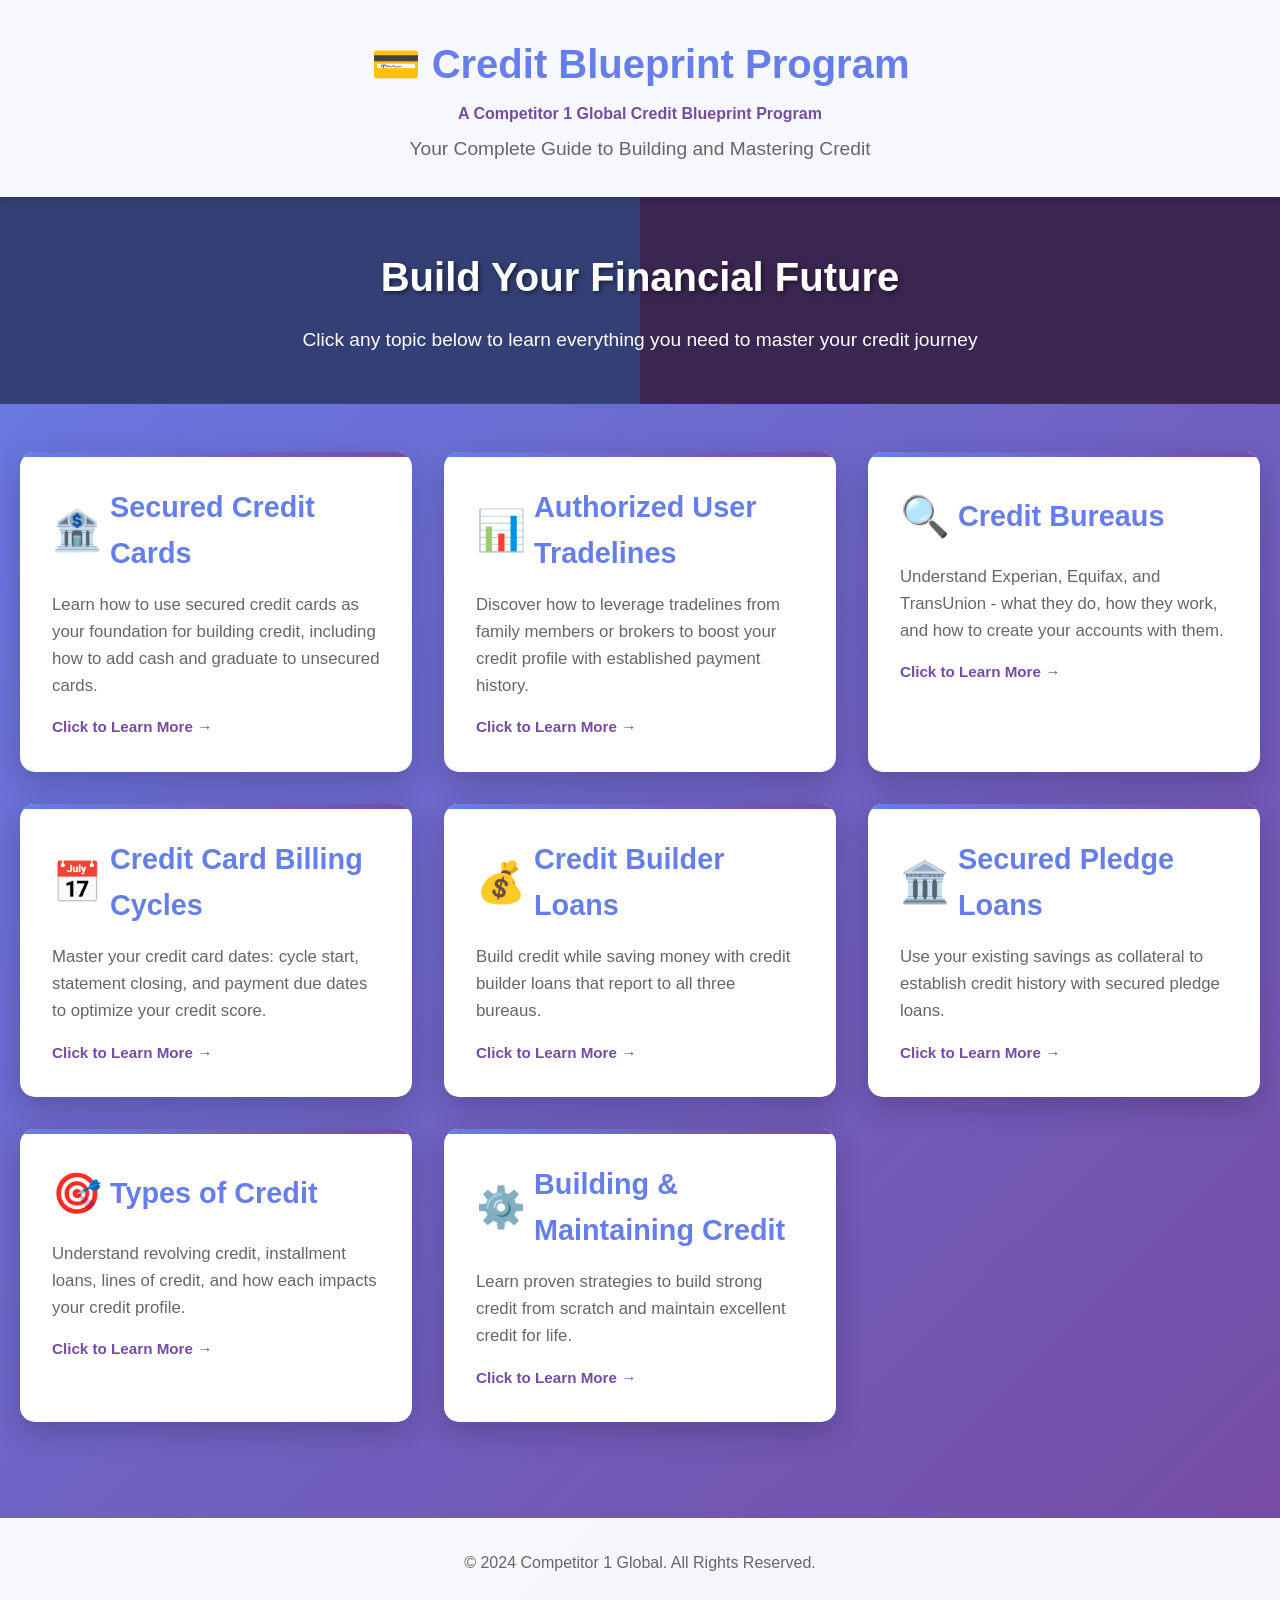
<file: index.html>
<!DOCTYPE html>
<html lang="en">
<head>
    <meta charset="UTF-8">
    <meta name="viewport" content="width=device-width, initial-scale=1.0">
    <title>Credit Blueprint Program - Master Your Credit Journey</title>
    <style>
        * {
            margin: 0;
            padding: 0;
            box-sizing: border-box;
        }

        body {
            font-family: 'Segoe UI', Tahoma, Geneva, Verdana, sans-serif;
            line-height: 1.6;
            color: #333;
            background: linear-gradient(135deg, #667eea 0%, #764ba2 100%);
            min-height: 100vh;
        }

        .container {
            max-width: 1400px;
            margin: 0 auto;
            padding: 0 20px;
        }

        header {
            background: rgba(255, 255, 255, 0.95);
            padding: 2rem 0;
            box-shadow: 0 4px 6px rgba(0,0,0,0.1);
            position: sticky;
            top: 0;
            z-index: 1000;
        }

        header h1 {
            color: #667eea;
            font-size: 2.5rem;
            text-align: center;
            font-weight: 700;
        }

        header .company {
            font-size: 1rem;
            color: #764ba2;
            font-weight: 600;
            margin-top: 0.3rem;
            text-align: center;
        }

        header p {
            text-align: center;
            color: #666;
            font-size: 1.2rem;
            margin-top: 0.5rem;
        }

        .hero {
            background: linear-gradient(rgba(0,0,0,0.5), rgba(0,0,0,0.5)), url('data:image/svg+xml,<svg xmlns="http://www.w3.org/2000/svg" viewBox="0 0 1200 600"><rect fill="%23667eea" width="1200" height="600"/><rect fill="%23764ba2" width="600" height="600" x="600"/></svg>');
            background-size: cover;
            background-position: center;
            color: white;
            padding: 3rem 0;
            text-align: center;
        }

        .hero h2 {
            font-size: 2.5rem;
            margin-bottom: 1rem;
            text-shadow: 2px 2px 4px rgba(0,0,0,0.5);
        }

        .hero p {
            font-size: 1.2rem;
            max-width: 800px;
            margin: 0 auto;
        }

        .topics-grid {
            display: grid;
            grid-template-columns: repeat(auto-fit, minmax(320px, 1fr));
            gap: 2rem;
            padding: 3rem 0;
        }

        .topic-card {
            background: white;
            border-radius: 15px;
            padding: 2rem;
            box-shadow: 0 10px 30px rgba(0,0,0,0.2);
            cursor: pointer;
            transition: all 0.3s ease;
            position: relative;
            overflow: hidden;
        }

        .topic-card::before {
            content: '';
            position: absolute;
            top: 0;
            left: 0;
            width: 100%;
            height: 5px;
            background: linear-gradient(90deg, #667eea 0%, #764ba2 100%);
        }

        .topic-card:hover {
            transform: translateY(-10px);
            box-shadow: 0 15px 40px rgba(0,0,0,0.3);
        }

        .topic-card h3 {
            color: #667eea;
            font-size: 1.8rem;
            margin-bottom: 1rem;
            display: flex;
            align-items: center;
            gap: 0.5rem;
        }

        .topic-card .icon {
            font-size: 2.5rem;
        }

        .topic-card p {
            color: #666;
            font-size: 1.05rem;
            margin-bottom: 1rem;
        }

        .topic-card .click-hint {
            color: #764ba2;
            font-weight: 600;
            font-size: 0.95rem;
            display: flex;
            align-items: center;
            gap: 0.5rem;
        }

        .modal {
            display: none;
            position: fixed;
            top: 0;
            left: 0;
            width: 100%;
            height: 100%;
            background: rgba(0,0,0,0.8);
            z-index: 2000;
            overflow-y: auto;
            padding: 2rem;
        }

        .modal.active {
            display: flex;
            align-items: flex-start;
            justify-content: center;
        }

        .modal-content {
            background: white;
            border-radius: 15px;
            padding: 3rem;
            max-width: 900px;
            width: 100%;
            margin: 2rem auto;
            position: relative;
            box-shadow: 0 20px 60px rgba(0,0,0,0.3);
        }

        .close-btn {
            position: absolute;
            top: 1rem;
            right: 1rem;
            font-size: 2rem;
            background: #667eea;
            color: white;
            border: none;
            width: 40px;
            height: 40px;
            border-radius: 50%;
            cursor: pointer;
            display: flex;
            align-items: center;
            justify-content: center;
            transition: all 0.3s ease;
        }

        .close-btn:hover {
            background: #764ba2;
            transform: rotate(90deg);
        }

        .modal-content h2 {
            color: #667eea;
            font-size: 2.2rem;
            margin-bottom: 1.5rem;
            border-bottom: 4px solid #764ba2;
            padding-bottom: 0.5rem;
        }

        .modal-content h3 {
            color: #764ba2;
            font-size: 1.7rem;
            margin-top: 2rem;
            margin-bottom: 1rem;
        }

        .modal-content h4 {
            color: #667eea;
            font-size: 1.3rem;
            margin-top: 1.5rem;
            margin-bottom: 0.8rem;
        }

        .modal-content p {
            margin-bottom: 1rem;
            font-size: 1.05rem;
            color: #555;
        }

        .modal-content ul, .modal-content ol {
            margin-left: 2rem;
            margin-bottom: 1.5rem;
        }

        .modal-content li {
            margin-bottom: 0.8rem;
            font-size: 1.05rem;
            color: #555;
        }

        .info-box {
            background: #f8f9fa;
            padding: 1.5rem;
            border-left: 5px solid #667eea;
            margin: 1.5rem 0;
            border-radius: 5px;
        }

        .alert {
            background: linear-gradient(135deg, #f093fb 0%, #f5576c 100%);
            color: white;
            padding: 2rem;
            border-radius: 10px;
            margin: 2rem 0;
            border-left: 5px solid #d63031;
            box-shadow: 0 5px 15px rgba(0,0,0,0.2);
        }

        .alert h3 {
            color: white;
            margin-top: 0;
            font-size: 1.8rem;
        }

        .alert p {
            color: white;
            font-size: 1.05rem;
        }

        .credit-card-visual {
            background: linear-gradient(135deg, #e8f4f8 0%, #f0e8ff 100%);
            padding: 2rem;
            border-radius: 15px;
            color: #333;
            margin: 2rem 0;
            box-shadow: 0 10px 25px rgba(0,0,0,0.1);
            border: 2px solid #667eea;
        }

        .credit-card-visual h4 {
            color: #667eea;
            font-size: 1.4rem;
            margin-bottom: 1rem;
        }

        .card-grid {
            display: grid;
            grid-template-columns: repeat(auto-fit, minmax(280px, 1fr));
            gap: 1.5rem;
            margin: 2rem 0;
        }

        .card {
            background: linear-gradient(135deg, #667eea 0%, #764ba2 100%);
            padding: 2rem;
            border-radius: 10px;
            color: white;
            box-shadow: 0 5px 15px rgba(0,0,0,0.2);
        }

        .card h4 {
            color: white;
            margin-top: 0;
            font-size: 1.5rem;
            margin-bottom: 1rem;
        }

        .card p {
            color: rgba(255,255,255,0.9);
            font-size: 1rem;
        }

        .bureau-button {
            display: block;
            background: white;
            color: #667eea;
            padding: 0.8rem 1.5rem;
            text-decoration: none;
            border-radius: 8px;
            font-weight: 600;
            text-align: center;
            margin-top: 1rem;
            transition: all 0.3s ease;
            box-shadow: 0 3px 10px rgba(0,0,0,0.2);
        }

        .bureau-button:hover {
            background: #f8f9fa;
            transform: translateY(-2px);
            box-shadow: 0 5px 15px rgba(0,0,0,0.3);
        }

        .timeline {
            position: relative;
            padding-left: 2rem;
            border-left: 3px solid #667eea;
            margin: 2rem 0;
        }

        .timeline-item {
            margin-bottom: 2rem;
            position: relative;
        }

        .timeline-item::before {
            content: '';
            position: absolute;
            left: -2.5rem;
            top: 0;
            width: 1rem;
            height: 1rem;
            background: #764ba2;
            border-radius: 50%;
            border: 3px solid white;
        }

        .highlight {
            background: linear-gradient(120deg, #f093fb 0%, #f5576c 100%);
            color: white;
            padding: 0.2rem 0.5rem;
            border-radius: 3px;
        }

        footer {
            background: rgba(255, 255, 255, 0.95);
            padding: 2rem 0;
            text-align: center;
            margin-top: 3rem;
            color: #666;
        }

        @media (max-width: 768px) {
            .hero h2 {
                font-size: 2rem;
            }

            .modal-content {
                padding: 2rem 1.5rem;
            }

            header h1 {
                font-size: 1.8rem;
            }

            .topics-grid {
                grid-template-columns: 1fr;
            }
        }
    </style>
</head>
<body>
    <header>
        <div class="container">
            <h1>💳 Credit Blueprint Program</h1>
            <p class="company">A Competitor 1 Global Credit Blueprint Program</p>
            <p>Your Complete Guide to Building and Mastering Credit</p>
        </div>
    </header>

    <div class="hero">
        <div class="container">
            <h2>Build Your Financial Future</h2>
            <p>Click any topic below to learn everything you need to master your credit journey</p>
        </div>
    </div>

    <div class="container">
        <div class="topics-grid">
            <div class="topic-card" onclick="openModal('secured-cards')">
                <h3><span class="icon">🏦</span> Secured Credit Cards</h3>
                <p>Learn how to use secured credit cards as your foundation for building credit, including how to add cash and graduate to unsecured cards.</p>
                <div class="click-hint">Click to Learn More →</div>
            </div>

            <div class="topic-card" onclick="openModal('tradelines')">
                <h3><span class="icon">📊</span> Authorized User Tradelines</h3>
                <p>Discover how to leverage tradelines from family members or brokers to boost your credit profile with established payment history.</p>
                <div class="click-hint">Click to Learn More →</div>
            </div>

            <div class="topic-card" onclick="openModal('bureaus')">
                <h3><span class="icon">🔍</span> Credit Bureaus</h3>
                <p>Understand Experian, Equifax, and TransUnion - what they do, how they work, and how to create your accounts with them.</p>
                <div class="click-hint">Click to Learn More →</div>
            </div>

            <div class="topic-card" onclick="openModal('billing')">
                <h3><span class="icon">📅</span> Credit Card Billing Cycles</h3>
                <p>Master your credit card dates: cycle start, statement closing, and payment due dates to optimize your credit score.</p>
                <div class="click-hint">Click to Learn More →</div>
            </div>

            <div class="topic-card" onclick="openModal('builder-loans')">
                <h3><span class="icon">💰</span> Credit Builder Loans</h3>
                <p>Build credit while saving money with credit builder loans that report to all three bureaus.</p>
                <div class="click-hint">Click to Learn More →</div>
            </div>

            <div class="topic-card" onclick="openModal('pledge-loans')">
                <h3><span class="icon">🏛️</span> Secured Pledge Loans</h3>
                <p>Use your existing savings as collateral to establish credit history with secured pledge loans.</p>
                <div class="click-hint">Click to Learn More →</div>
            </div>

            <div class="topic-card" onclick="openModal('credit-types')">
                <h3><span class="icon">🎯</span> Types of Credit</h3>
                <p>Understand revolving credit, installment loans, lines of credit, and how each impacts your credit profile.</p>
                <div class="click-hint">Click to Learn More →</div>
            </div>

            <div class="topic-card" onclick="openModal('maintenance')">
                <h3><span class="icon">⚙️</span> Building & Maintaining Credit</h3>
                <p>Learn proven strategies to build strong credit from scratch and maintain excellent credit for life.</p>
                <div class="click-hint">Click to Learn More →</div>
            </div>
        </div>
    </div>

    <div id="secured-cards" class="modal" onclick="if(event.target === this) closeModal('secured-cards')">
        <div class="modal-content">
            <button class="close-btn" onclick="closeModal('secured-cards')">×</button>
            <h2>🏦 Secured Credit Cards: Your Foundation</h2>

            <p>Secured credit cards are the cornerstone of credit building. <span class="highlight">They require a refundable cash deposit</span> that serves as your credit limit and collateral, making them accessible even with no credit history or poor credit.</p>

            <h3>How Secured Credit Cards Work</h3>
            <p>When you open a secured credit card, you deposit cash (typically between $200 and $2,500) into a special account with the card issuer. This deposit becomes your credit line. For example, if you deposit $500, you receive a credit card with a $500 limit.</p>

            <div class="info-box">
                <h4>Key Features of Secured Cards:</h4>
                <ul>
                    <li><strong>Deposit Amount:</strong> Most cards require $200-$500 minimum, though some accept as low as $49</li>
                    <li><strong>Credit Reporting:</strong> Your payment activity is reported to all three major credit bureaus (Experian, Equifax, TransUnion)</li>
                    <li><strong>Deposit Protection:</strong> Your deposit is held in a secured account and returned when you close the card in good standing or graduate to an unsecured card</li>
                    <li><strong>Interest Rates:</strong> Typically range from 15% to 28% APR</li>
                    <li><strong>Fees:</strong> Annual fees range from $0 to $49, depending on the issuer</li>
                </ul>
            </div>

            <h3>How to Add Cash to Your Secured Credit Card</h3>
            <p>There are several methods to fund your secured credit card deposit:</p>

            <ol>
                <li><strong>Bank Account Transfer:</strong> The most common method. Link your checking or savings account during application and transfer funds electronically (ACH transfer). This typically takes 1-3 business days.</li>
                <li><strong>Wire Transfer:</strong> Faster than ACH but may incur fees ($15-$30). Funds available same day or next business day.</li>
                <li><strong>Check or Money Order:</strong> Mail a check made payable to the card issuer. This is the slowest method (7-10 business days).</li>
                <li><strong>Cash Deposit:</strong> Some issuers allow you to deposit cash at their branch locations if they have physical branches.</li>
                <li><strong>Debit Card Funding:</strong> Certain issuers accept debit card payments for the initial deposit.</li>
            </ol>

            <div class="credit-card-visual">
                <h4>💡 Pro Tips for Secured Cards:</h4>
                <p><strong>Graduation Path:</strong> Many secured cards automatically review your account after 6-12 months of responsible use. If you've made on-time payments and demonstrated good credit habits, they'll upgrade you to an unsecured card and return your deposit.</p>
                <p><strong>Increase Your Limit:</strong> You can typically add to your security deposit at any time to increase your credit limit, which can improve your credit utilization ratio.</p>
                <p><strong>Choose Wisely:</strong> Look for secured cards with no annual fee, low interest rates, and a clear path to upgrading to an unsecured card.</p>
            </div>

            <h3>Best Practices with Secured Credit Cards</h3>
            <div class="card-grid">
                <div class="card">
                    <h4>Pay in Full Monthly</h4>
                    <p>Always pay your full statement balance before the due date to avoid interest charges and build positive payment history.</p>
                </div>
                <div class="card">
                    <h4>Keep Utilization Low</h4>
                    <p>Use less than 30% of your credit limit, ideally under 10%. If your limit is $500, keep your balance below $50.</p>
                </div>
                <div class="card">
                    <h4>Set Up Auto-Pay</h4>
                    <p>Never miss a payment. Set automatic payments for at least the minimum amount due.</p>
                </div>
            </div>
        </div>
    </div>

    <div id="tradelines" class="modal" onclick="if(event.target === this) closeModal('tradelines')">
        <div class="modal-content">
            <button class="close-btn" onclick="closeModal('tradelines')">×</button>
            <h2>📊 Authorized User Tradelines: Leveraging Credit History</h2>

            <p>Tradelines are credit accounts that appear on your credit report. <span class="highlight">An authorized user tradeline occurs when you're added as an authorized user to someone else's credit card account</span>, allowing their positive payment history and credit limit to appear on your credit report.</p>

            <h3>How Authorized User Tradelines Work</h3>
            <p>When you become an authorized user on someone's credit card, the entire history of that account (including age, payment history, and credit limit) is typically added to your credit report. This can provide an immediate boost to your credit profile.</p>

            <h4>The Two Ways to Get Tradelines:</h4>

            <div class="card-grid">
                <div class="card">
                    <h4>1. Family Member/Friend Addition (Free)</h4>
                    <p><strong>Best Option:</strong> Ask a trusted family member or close friend with excellent credit to add you as an authorized user on one of their oldest credit cards with the highest limit and perfect payment history.</p>
                    <p><strong>Requirements:</strong> They keep the physical card, you don't need access to the account. You're simply piggybacking on their positive credit history.</p>
                    <p><strong>Timeline:</strong> The account typically appears on your credit report within 30-60 days after being added.</p>
                </div>
                <div class="card">
                    <h4>2. Purchasing Tradelines from Brokers</h4>
                    <p><strong>How It Works:</strong> Tradeline companies connect you with account holders willing to add authorized users for a fee.</p>
                    <p><strong>Cost:</strong> Typically $150-$1,500+ per tradeline, depending on the age of the account, credit limit, and payment history.</p>
                    <p><strong>Duration:</strong> Usually 60-90 days, after which you're removed from the account.</p>
                </div>
            </div>

            <h3>The Positive Rewards of Authorized User Tradelines</h3>
            <ul>
                <li><strong>Instant Credit History:</strong> If you have a thin credit file or no credit history, authorized user accounts can establish a credit profile quickly</li>
                <li><strong>Age of Credit:</strong> If added to an account that's 10 years old, that aged account now appears on your credit report, increasing your average age of accounts</li>
                <li><strong>Credit Limit Boost:</strong> The authorized user account's credit limit is added to your total available credit, potentially improving your credit utilization ratio</li>
                <li><strong>Payment History:</strong> Years of on-time payments from the primary account holder appear on your credit report</li>
                <li><strong>Credit Mix:</strong> Adds another revolving credit account to your credit profile, which benefits your credit mix</li>
            </ul>

            <div class="info-box">
                <h4>⚠️ Important Considerations:</h4>
                <p><strong>Choose Carefully:</strong> Only become an authorized user on accounts with perfect payment history, low utilization (under 10%), and significant age (5+ years old for maximum benefit).</p>
                <p><strong>Negative Impact:</strong> If the primary account holder misses payments or maxes out the card, it will negatively affect YOUR credit score too.</p>
                <p><strong>Purchasing Tradelines:</strong> While legal, this is a temporary boost strategy. Focus on building your own positive credit history for long-term success.</p>
                <p><strong>Verification:</strong> Not all credit card issuers report authorized user information to all three bureaus. Confirm reporting practices before being added.</p>
            </div>

            <h3>Maximizing Tradeline Benefits</h3>
            <p>For optimal results, seek authorized user accounts with these characteristics:</p>
            <ul>
                <li>Account age of at least 5-10 years</li>
                <li>High credit limit ($10,000+)</li>
                <li>Utilization consistently under 10%</li>
                <li>Perfect payment history (never a late payment)</li>
                <li>Reports to all three credit bureaus</li>
            </ul>
        </div>
    </div>

    <div id="bureaus" class="modal" onclick="if(event.target === this) closeModal('bureaus')">
        <div class="modal-content">
            <button class="close-btn" onclick="closeModal('bureaus')">×</button>
            <h2>🔍 Understanding the Big Three: Experian, Equifax & TransUnion</h2>

            <p>The three major credit bureaus collect, maintain, and distribute your credit information to lenders. Understanding how they work is essential to mastering your credit.</p>

            <div class="card-grid">
                <div class="card">
                    <h4>Experian</h4>
                    <p><strong>Headquarters:</strong> Dublin, Ireland (operates in Costa Mesa, CA)</p>
                    <p><strong>Founded:</strong> 1996</p>
                    <p><strong>What They Do:</strong> Maintains credit files on over 220 million U.S. consumers. Provides FICO Score 8 and their proprietary Experian PLUS Score.</p>
                    <p><strong>Unique Features:</strong> Offers Experian Boost (allows utility and streaming payments to count toward credit scores)</p>
                    <a href="https://www.experian.com" target="_blank" class="bureau-button">Visit Experian Website →</a>
                    <a href="https://www.experian.com/consumer-products/free-credit-report.html" target="_blank" class="bureau-button" style="margin-top: 0.5rem;">Create Free Account →</a>
                </div>
                <div class="card">
                    <h4>Equifax</h4>
                    <p><strong>Headquarters:</strong> Atlanta, Georgia</p>
                    <p><strong>Founded:</strong> 1899 (oldest bureau)</p>
                    <p><strong>What They Do:</strong> Maintains credit information on over 800 million consumers worldwide. Provides Equifax Credit Score and FICO scores.</p>
                    <p><strong>Unique Features:</strong> Provides specialized scores for auto loans and mortgages in addition to standard credit scores</p>
                    <a href="https://www.equifax.com" target="_blank" class="bureau-button">Visit Equifax Website →</a>
                    <a href="https://my.equifax.com/membercenter/" target="_blank" class="bureau-button" style="margin-top: 0.5rem;">Create Free Account →</a>
                </div>
                <div class="card">
                    <h4>TransUnion</h4>
                    <p><strong>Headquarters:</strong> Chicago, Illinois</p>
                    <p><strong>Founded:</strong> 1968</p>
                    <p><strong>What They Do:</strong> Serves more than 500 million consumers worldwide. Provides TransUnion Credit Score and VantageScore.</p>
                    <p><strong>Unique Features:</strong> Offers TransUnion CreditView Dashboard and partners with many credit monitoring services</p>
                    <a href="https://www.transunion.com" target="_blank" class="bureau-button">Visit TransUnion Website →</a>
                    <a href="https://www.transunion.com/credit-monitoring" target="_blank" class="bureau-button" style="margin-top: 0.5rem;">Create Free Account →</a>
                </div>
            </div>

            <h3>What Credit Bureaus Actually Do</h3>

            <h4>1. Data Collection</h4>
            <p>Credit bureaus collect information from various sources including:</p>
            <ul>
                <li><strong>Creditors:</strong> Credit card companies, mortgage lenders, auto loan companies, and student loan servicers report your account activity monthly</li>
                <li><strong>Collection Agencies:</strong> Report unpaid debts that have been sent to collections</li>
                <li><strong>Public Records:</strong> Bankruptcies, foreclosures, tax liens, and civil judgments</li>
                <li><strong>Inquiries:</strong> Track when you apply for credit (hard inquiries) and when you check your own credit (soft inquiries)</li>
            </ul>

            <h4>2. Credit Report Creation</h4>
            <p>Each bureau independently maintains your credit file, which includes:</p>
            <ul>
                <li>Personal identification information (name, address, SSN, date of birth, employment)</li>
                <li>Credit accounts (tradelines) with payment history, balances, credit limits, and account status</li>
                <li>Credit inquiries from the past two years</li>
                <li>Public records (bankruptcies, foreclosures, liens)</li>
                <li>Collections accounts</li>
            </ul>

            <h4>3. Credit Score Calculation</h4>
            <p>While bureaus don't create FICO scores (Fair Isaac Corporation does), they provide the data used to calculate scores. Each bureau may have slightly different information, which is why your scores vary between bureaus.</p>

            <div class="info-box">
                <h4>Why Your Scores Differ Across Bureaus:</h4>
                <ul>
                    <li>Not all creditors report to all three bureaus</li>
                    <li>Timing differences (creditors may report to each bureau on different days)</li>
                    <li>Different scoring models (FICO 8, FICO 9, VantageScore 3.0, etc.)</li>
                    <li>Errors or inaccuracies unique to one bureau's report</li>
                </ul>
            </div>

            <h4>4. Credit Report Distribution</h4>
            <p>When you apply for credit, lenders request your credit report from one or more bureaus. The bureau provides:</p>
            <ul>
                <li>Your complete credit report</li>
                <li>Your credit score(s)</li>
                <li>Risk assessment based on your credit profile</li>
            </ul>

            <h3>Your Rights Under the Fair Credit Reporting Act (FCRA)</h3>
            <ul>
                <li><strong>Free Annual Credit Reports:</strong> You're entitled to one free credit report from each bureau every 12 months at AnnualCreditReport.com</li>
                <li><strong>Accuracy:</strong> You have the right to dispute inaccurate information on your credit reports</li>
                <li><strong>Privacy:</strong> Credit bureaus can only provide your information to entities with a permissible purpose</li>
                <li><strong>Notification:</strong> If adverse action is taken based on your credit report, you must be notified</li>
            </ul>
        </div>
    </div>

    <div id="billing" class="modal" onclick="if(event.target === this) closeModal('billing')">
        <div class="modal-content">
            <button class="close-btn" onclick="closeModal('billing')">×</button>
            <h2>📅 Mastering Credit Card Billing Cycles & Payment Dates</h2>

            <p>Understanding your credit card billing cycle is crucial for optimizing your credit score and avoiding fees. <span class="highlight">Your billing cycle determines when your balance is reported to credit bureaus and when payments are due.</span></p>

            <h3>The Three Critical Dates</h3>

            <div class="timeline">
                <div class="timeline-item">
                    <h4>1. Cycle Start Date (Statement Opening Date)</h4>
                    <p>This is the first day of your billing cycle, typically the day after your previous statement closing date. All purchases made from this date forward will appear on your next statement.</p>
                    <p><strong>Example:</strong> If your cycle start date is January 5th, any purchases made on January 5th or later will appear on your next statement.</p>
                </div>

                <div class="timeline-item">
                    <h4>2. Statement Closing Date (Cycle Close Date)</h4>
                    <p>This is the most important date for your credit score. <span class="highlight">This is the date your balance is reported to the credit bureaus.</span></p>
                    <p><strong>What Happens:</strong></p>
                    <ul>
                        <li>Your card issuer calculates your total balance</li>
                        <li>This balance is reported to Experian, Equifax, and TransUnion</li>
                        <li>Your statement is generated showing all transactions from the billing cycle</li>
                        <li>Your credit utilization is calculated based on this balance</li>
                    </ul>
                    <p><strong>Pro Strategy:</strong> Pay down your balance BEFORE the statement closing date to ensure a lower balance is reported to the bureaus, improving your credit utilization ratio.</p>
                </div>

                <div class="timeline-item">
                    <h4>3. Payment Due Date (Minimum Payment Date)</h4>
                    <p>This is the deadline to make at least your minimum payment without incurring a late fee or penalty APR. This date is typically 21-25 days after your statement closing date.</p>
                    <p><strong>Grace Period:</strong> The time between your statement closing date and payment due date is your grace period. If you pay your full statement balance by the due date, you won't be charged interest on purchases.</p>
                </div>
            </div>

            <h3>Example Timeline</h3>
            <div class="credit-card-visual">
                <p><strong>Cycle Start Date:</strong> January 1st</p>
                <p><strong>Statement Closing Date:</strong> January 31st (balance of $450 reported to bureaus)</p>
                <p><strong>Payment Due Date:</strong> February 25th (you have until this date to pay at least the minimum)</p>
                <p><strong>Next Cycle Start Date:</strong> February 1st</p>
            </div>

            <h3>Understanding Minimum Payments</h3>
            <p>Your minimum payment is typically calculated as:</p>
            <ul>
                <li>1-3% of your statement balance, OR</li>
                <li>A flat minimum (usually $25-$35), whichever is greater</li>
                <li>Plus any past due amounts and fees</li>
            </ul>

            <div class="alert">
                <h3>🚨 CRITICAL PAYMENT INFORMATION</h3>
                <p><strong>Premium/Designer Credit Cards (Bank of America, Capital One, Chase, Citibank, Discover):</strong></p>
                <p>If you pay your statement balance IN FULL every month, you will NOT have a minimum payment due the following month. Your account will show $0 minimum payment due until you carry a balance.</p>

                <p style="margin-top: 1.5rem;"><strong>Subprime Credit Cards (First Premier, Credit One, Indigo, Milestone):</strong></p>
                <p>These cards typically charge monthly fees (maintenance fees, program fees, annual fees divided into monthly charges). EVEN IF you pay your balance in full, you will still have a minimum payment due because of these recurring fees.</p>

                <p style="margin-top: 1.5rem;"><strong>Example with First Premier:</strong></p>
                <p>You pay your $200 balance in full on February 1st. Your March statement arrives showing a $10 monthly maintenance fee. You now have a minimum payment due of approximately $10-$25 (depending on their calculation method) even though you made no purchases.</p>
            </div>

            <h3>Optimal Payment Strategy for Credit Building</h3>
            <ol>
                <li><strong>Pay BEFORE the Statement Closing Date:</strong> Make a payment 3-5 days before your statement closes to ensure a low or zero balance is reported to credit bureaus. This maximizes your credit score.</li>
                <li><strong>Keep Some Activity:</strong> Don't let your statement close at $0 every month. Allow $5-$10 to report, then pay it off after the statement closes. This shows active use without high utilization.</li>
                <li><strong>Never Pay Late:</strong> Set up automatic payments for at least the minimum amount due. Late payments (30+ days late) devastate your credit score and stay on your report for 7 years.</li>
                <li><strong>Pay in Full When Possible:</strong> Avoid interest charges by paying your full statement balance by the due date.</li>
            </ol>

            <h3>How to Find Your Billing Cycle Dates</h3>
            <ul>
                <li>Log into your online account or mobile app</li>
                <li>Look at your most recent statement (dates are usually at the top)</li>
                <li>Call customer service and request your billing cycle dates</li>
                <li>Most issuers allow you to request a specific closing date that works better for your budget</li>
            </ul>
        </div>
    </div>

    <div id="builder-loans" class="modal" onclick="if(event.target === this) closeModal('builder-loans')">
        <div class="modal-content">
            <button class="close-btn" onclick="closeModal('builder-loans')">×</button>
            <h2>💰 Credit Builder Loans: Savings + Credit Building</h2>

            <p>Credit builder loans are specifically designed to help people establish or rebuild credit while simultaneously building savings. <span class="highlight">Unlike traditional loans where you receive money upfront, credit builder loans hold your borrowed amount while you make payments.</span></p>

            <h3>How Credit Builder Loans Work</h3>
            <p>When you take out a credit builder loan, the lender deposits the loan amount (typically $300-$1,000) into a locked savings account or certificate of deposit (CD). You don't get access to this money until you've made all your payments.</p>

            <div class="credit-card-visual">
                <h4>The Process Step-by-Step:</h4>
                <ol>
                    <li><strong>Apply for the Loan:</strong> Choose your loan amount ($300-$1,000) and term length (6-24 months). No credit check required for most lenders.</li>
                    <li><strong>Money Gets Locked:</strong> The lender places the full loan amount in a locked savings account or CD that you cannot access.</li>
                    <li><strong>Make Monthly Payments:</strong> You make fixed monthly payments (typically $25-$150) that include interest and fees. The APR ranges from 6-16%.</li>
                    <li><strong>Payments Reported to Bureaus:</strong> The lender reports your on-time payments to all three credit bureaus (Experian, Equifax, and TransUnion), building your positive payment history.</li>
                    <li><strong>Receive Your Money:</strong> After making all payments, the locked account is released to you, minus interest and fees. You've built credit AND saved money.</li>
                </ol>
            </div>

            <h3>Popular Credit Builder Loan Providers</h3>
            <div class="card-grid">
                <div class="card">
                    <h4>Self (Self Lender)</h4>
                    <p><strong>Loan Amount:</strong> $25-$150/month</p>
                    <p><strong>Term:</strong> 24 months</p>
                    <p><strong>APR:</strong> 15.92%</p>
                    <p><strong>Best For:</strong> Most accessible, no credit check, reports to all three bureaus</p>
                </div>
                <div class="card">
                    <h4>Credit Karma (Credit Builder)</h4>
                    <p><strong>Loan Amount:</strong> Up to $1,000</p>
                    <p><strong>Term:</strong> 12 months</p>
                    <p><strong>APR:</strong> 0% (no interest or fees)</p>
                    <p><strong>Best For:</strong> No cost option, but requires Credit Karma Money account</p>
                </div>
                <div class="card">
                    <h4>Local Credit Unions</h4>
                    <p><strong>Loan Amount:</strong> Varies by institution</p>
                    <p><strong>Term:</strong> 6-24 months typically</p>
                    <p><strong>APR:</strong> Usually 6-12%</p>
                    <p><strong>Best For:</strong> Lower rates, personalized service, relationship building</p>
                </div>
            </div>

            <h3>Benefits of Credit Builder Loans</h3>
            <ul>
                <li><strong>No Credit Required:</strong> Perfect for people with no credit history or poor credit</li>
                <li><strong>Forced Savings:</strong> You're building savings while building credit</li>
                <li><strong>Fixed Payments:</strong> Predictable monthly payments that fit your budget</li>
                <li><strong>Payment History:</strong> Each on-time payment builds positive credit history</li>
                <li><strong>Credit Mix:</strong> Adds an installment loan to your credit profile, improving your credit mix</li>
                <li><strong>Low Risk:</strong> Since the money is locked, the lender takes minimal risk, making approval easier</li>
            </ul>

            <div class="info-box">
                <h4>💡 Pro Tips:</h4>
                <p><strong>Start Small:</strong> Begin with a smaller loan amount and shorter term (6-12 months) to minimize interest costs while building credit.</p>
                <p><strong>Set Up Auto-Pay:</strong> Never miss a payment by setting up automatic payments from your checking account.</p>
                <p><strong>Check Reporting:</strong> Verify the lender reports to all three credit bureaus before signing up.</p>
            </div>
        </div>
    </div>

    <div id="pledge-loans" class="modal" onclick="if(event.target === this) closeModal('pledge-loans')">
        <div class="modal-content">
            <button class="close-btn" onclick="closeModal('pledge-loans')">×</button>
            <h2>🏛️ Secured Pledge Loans: Leverage Your Savings</h2>

            <p>A secured pledge loan (also called a savings-secured loan or passbook loan) allows you to borrow money using your existing savings account or certificate of deposit as collateral. <span class="highlight">Your savings remain in your account earning interest while you build credit.</span></p>

            <h3>How Secured Pledge Loans Work</h3>
            <p>You pledge your savings account balance as collateral for the loan. The bank or credit union places a hold on that amount in your account, and you receive a loan for up to the full amount of your savings (typically 90-100% of the balance).</p>

            <div class="credit-card-visual">
                <h4>The Process:</h4>
                <ol>
                    <li><strong>Have Savings:</strong> You need an existing savings account or CD with the lending institution. Amount typically ranges from $500 to $10,000+.</li>
                    <li><strong>Apply for the Loan:</strong> Apply for a secured pledge loan equal to or less than your savings balance.</li>
                    <li><strong>Savings Get Frozen:</strong> The lender places a hold on your savings equal to the loan amount. You cannot withdraw this money until the loan is repaid.</li>
                    <li><strong>Receive Loan Funds:</strong> Unlike credit builder loans, you receive the full loan amount upfront in cash or deposited into your checking account.</li>
                    <li><strong>Make Payments:</strong> Make monthly payments with interest (typically 2-3% above your savings account interest rate).</li>
                    <li><strong>Build Credit:</strong> Payments are reported to credit bureaus, building your credit history.</li>
                    <li><strong>Savings Released:</strong> Once paid off, the hold is released and you have full access to your savings again.</li>
                </ol>
            </div>

            <h3>Key Benefits</h3>
            <ul>
                <li><strong>Keep Earning Interest:</strong> Your savings continue earning interest even while frozen</li>
                <li><strong>Low Interest Rates:</strong> Typically 2-4% APR since the loan is fully secured</li>
                <li><strong>Immediate Access to Cash:</strong> Unlike credit builder loans, you receive the money immediately</li>
                <li><strong>No Credit Check:</strong> Approval is guaranteed since the loan is fully secured by your savings</li>
                <li><strong>Large Loan Amounts:</strong> Can borrow larger amounts based on your savings balance</li>
                <li><strong>Flexible Terms:</strong> Usually 6-36 month terms available</li>
            </ul>

            <h3>Best Institutions for Secured Pledge Loans</h3>
            <div class="card-grid">
                <div class="card">
                    <h4>Local Credit Unions</h4>
                    <p>Most credit unions offer secured pledge loans with favorable terms. Rates typically 2-4% APR. Personalized service and flexible terms.</p>
                </div>
                <div class="card">
                    <h4>Community Banks</h4>
                    <p>Many community banks offer passbook loans. Slightly higher rates than credit unions (3-5% APR) but more locations.</p>
                </div>
                <div class="card">
                    <h4>Online Banks</h4>
                    <p>Some online banks like Marcus by Goldman Sachs offer savings-secured loans. Convenient online application and management.</p>
                </div>
            </div>

            <div class="info-box">
                <h4>Smart Strategy:</h4>
                <p>Use a secured pledge loan when you have savings but need to build credit. Take out a loan for $1,000, immediately deposit it into a separate savings account, and make monthly payments from that account. You'll pay minimal interest (the difference between loan interest and savings interest) while building excellent credit history.</p>
            </div>

            <h3>Secured Pledge Loan vs. Credit Builder Loan</h3>
            <p><strong>Choose Secured Pledge Loan if:</strong></p>
            <ul>
                <li>You already have savings you want to leverage</li>
                <li>You need immediate access to cash</li>
                <li>You want the lowest possible interest rate</li>
                <li>You want to borrow larger amounts ($2,000+)</li>
            </ul>

            <p><strong>Choose Credit Builder Loan if:</strong></p>
            <ul>
                <li>You have little or no savings</li>
                <li>You want to build savings and credit simultaneously</li>
                <li>You prefer not to tie up existing savings</li>
            </ul>
        </div>
    </div>

    <div id="credit-types" class="modal" onclick="if(event.target === this) closeModal('credit-types')">
        <div class="modal-content">
            <button class="close-btn" onclick="closeModal('credit-types')">×</button>
            <h2>🎯 Types of Credit: Understanding Your Options</h2>

            <p>Your credit profile benefits from having a diverse mix of credit types. <span class="highlight">Lenders want to see that you can responsibly manage different types of credit accounts.</span> Credit mix accounts for about 10% of your FICO score.</p>

            <h3>The Two Main Categories</h3>

            <h4>1. Revolving Credit</h4>
            <p>Revolving credit gives you a credit limit that you can use, pay down, and use again repeatedly. You're required to make minimum monthly payments, but the balance can revolve (carry over) from month to month.</p>

            <div class="card-grid">
                <div class="card">
                    <h4>Credit Cards</h4>
                    <p><strong>How It Works:</strong> You receive a credit limit (e.g., $1,000) and can charge purchases up to that limit. Pay it off and use it again.</p>
                    <p><strong>Best For:</strong> Everyday purchases, building credit, rewards and cash back</p>
                    <p><strong>Key Feature:</strong> Grace period (usually 21-25 days) to pay without interest</p>
                </div>
                <div class="card">
                    <h4>Lines of Credit (LOC)</h4>
                    <p><strong>How It Works:</strong> Similar to credit cards but typically used for larger purchases or emergencies. Can be secured or unsecured.</p>
                    <p><strong>Best For:</strong> Large expenses, emergency funds, business purposes</p>
                    <p><strong>Key Feature:</strong> Often lower interest rates than credit cards</p>
                </div>
                <div class="card">
                    <h4>Home Equity Line of Credit (HELOC)</h4>
                    <p><strong>How It Works:</strong> Borrow against your home's equity with a revolving credit line.</p>
                    <p><strong>Best For:</strong> Home improvements, debt consolidation, major expenses</p>
                    <p><strong>Key Feature:</strong> Tax-deductible interest in some cases, very low rates</p>
                </div>
            </div>

            <h4>2. Installment Credit</h4>
            <p>Installment credit involves borrowing a fixed amount of money and repaying it in equal monthly payments over a set period. Once paid off, the account is closed (unless you take out a new loan).</p>

            <div class="card-grid">
                <div class="card">
                    <h4>Auto Loans</h4>
                    <p><strong>Term:</strong> 36-72 months typically</p>
                    <p><strong>Secured by:</strong> The vehicle itself</p>
                    <p><strong>Impact:</strong> Adds installment credit to your mix, builds long-term payment history</p>
                </div>
                <div class="card">
                    <h4>Mortgages</h4>
                    <p><strong>Term:</strong> 15-30 years typically</p>
                    <p><strong>Secured by:</strong> The home/property</p>
                    <p><strong>Impact:</strong> Most significant installment account, shows long-term financial responsibility</p>
                </div>
                <div class="card">
                    <h4>Personal Loans</h4>
                    <p><strong>Term:</strong> 12-60 months typically</p>
                    <p><strong>Secured or Unsecured:</strong> Usually unsecured</p>
                    <p><strong>Impact:</strong> Flexible use, helps diversify credit mix</p>
                </div>
                <div class="card">
                    <h4>Student Loans</h4>
                    <p><strong>Term:</strong> 10-25 years typically</p>
                    <p><strong>Type:</strong> Federal or private</p>
                    <p><strong>Impact:</strong> Builds long-term payment history, common first credit account</p>
                </div>
                <div class="card">
                    <h4>Credit Builder Loans</h4>
                    <p><strong>Term:</strong> 6-24 months typically</p>
                    <p><strong>Purpose:</strong> Specifically designed to build credit</p>
                    <p><strong>Impact:</strong> Perfect for establishing installment credit history</p>
                </div>
            </div>

            <h3>Understanding Revolving Credit in Detail</h3>

            <h4>How Revolving Credit Impacts Your Score:</h4>
            <ul>
                <li><strong>Credit Utilization:</strong> The percentage of your available credit you're using. Keep under 30%, ideally under 10%.</li>
                <li><strong>Payment History:</strong> Each on-time payment builds positive history.</li>
                <li><strong>Available Credit:</strong> Having multiple revolving accounts with low balances shows responsible credit management.</li>
                <li><strong>Age of Accounts:</strong> Keep old revolving accounts open to maintain average age of credit.</li>
            </ul>

            <div class="credit-card-visual">
                <h4>Revolving Credit Example:</h4>
                <p>You have a credit card with a $5,000 limit. You charge $500 (10% utilization). You pay it off. Next month, you charge $1,000 (20% utilization). You pay it off. The credit limit stays at $5,000, and you can continue using it indefinitely.</p>
            </div>

            <h3>Understanding Installment Credit in Detail</h3>

            <h4>How Installment Credit Impacts Your Score:</h4>
            <ul>
                <li><strong>Payment History:</strong> Consistent on-time payments over years build strong credit.</li>
                <li><strong>Credit Mix:</strong> Having both installment and revolving credit is ideal.</li>
                <li><strong>Loan Balance Reduction:</strong> As you pay down the loan, it shows financial progress.</li>
                <li><strong>Account Age:</strong> Long-term loans (like mortgages) significantly increase your average account age.</li>
            </ul>

            <div class="credit-card-visual">
                <h4>Installment Credit Example:</h4>
                <p>You take out a $10,000 personal loan at 8% APR for 36 months. Your monthly payment is $313.36. You make this same payment every month for 36 months. Once paid off, the account closes. If you need to borrow again, you'd apply for a new loan.</p>
            </div>

            <h3>The Ideal Credit Mix</h3>
            <p>For optimal credit scores, aim for:</p>
            <ul>
                <li>2-3 revolving credit accounts (credit cards or lines of credit)</li>
                <li>1-2 installment loans (auto loan, personal loan, mortgage, or credit builder loan)</li>
                <li>All accounts with perfect payment history</li>
                <li>Low utilization on revolving accounts (under 10%)</li>
                <li>Mix of account ages (some older, some newer)</li>
            </ul>

            <div class="info-box">
                <h4>⚠️ Important Note:</h4>
                <p>Don't take out loans or open credit cards ONLY to improve your credit mix. The 10% impact on your score isn't worth taking on debt you don't need. Focus first on payment history (35%) and credit utilization (30%), then let credit mix develop naturally over time.</p>
            </div>
        </div>
    </div>

    <div id="maintenance" class="modal" onclick="if(event.target === this) closeModal('maintenance')">
        <div class="modal-content">
            <button class="close-btn" onclick="closeModal('maintenance')">×</button>
            <h2>⚙️ Building & Maintaining Excellent Credit</h2>

            <p>Building credit from scratch and maintaining excellent credit requires understanding the key factors that impact your score and implementing proven strategies consistently over time.</p>

            <h3>The 5 Factors That Determine Your Credit Score</h3>

            <div class="card-grid">
                <div class="card">
                    <h4>1. Payment History (35%)</h4>
                    <p><strong>Most Important Factor</strong></p>
                    <p>Every on-time payment helps. Every late payment (30+ days) hurts significantly and stays on your report for 7 years.</p>
                    <p><strong>Strategy:</strong> Set up automatic payments for at least the minimum amount due on all accounts.</p>
                </div>
                <div class="card">
                    <h4>2. Credit Utilization (30%)</h4>
                    <p><strong>Second Most Important</strong></p>
                    <p>The percentage of your available credit you're using. Calculated per card and overall.</p>
                    <p><strong>Strategy:</strong> Keep utilization under 30% on each card, ideally under 10%. Pay down balances before statement closing dates.</p>
                </div>
                <div class="card">
                    <h4>3. Length of Credit History (15%)</h4>
                    <p><strong>Age Matters</strong></p>
                    <p>Average age of all your accounts. Older accounts help your score.</p>
                    <p><strong>Strategy:</strong> Keep old accounts open even if you don't use them. Don't close your oldest credit card.</p>
                </div>
                <div class="card">
                    <h4>4. Credit Mix (10%)</h4>
                    <p><strong>Variety Helps</strong></p>
                    <p>Having different types of credit (revolving and installment) shows you can manage various accounts.</p>
                    <p><strong>Strategy:</strong> Naturally develop mix over time. Don't force it.</p>
                </div>
                <div class="card">
                    <h4>5. New Credit (10%)</h4>
                    <p><strong>Recent Activity</strong></p>
                    <p>Recent credit inquiries and newly opened accounts. Too many in a short time can hurt.</p>
                    <p><strong>Strategy:</strong> Space out credit applications by at least 6 months. Multiple inquiries for the same type of loan (auto, mortgage) within 14-45 days count as one.</p>
                </div>
            </div>

            <h3>Building Credit from Scratch: The Blueprint</h3>

            <div class="timeline">
                <div class="timeline-item">
                    <h4>Month 1-3: Establish Your Foundation</h4>
                    <ul>
                        <li>Open a secured credit card with $200-$500 deposit</li>
                        <li>Become an authorized user on a family member's old, well-managed credit card</li>
                        <li>Set up automatic payments to ensure you never miss a payment</li>
                        <li>Make small purchases ($10-$50) and pay in full each month</li>
                    </ul>
                </div>

                <div class="timeline-item">
                    <h4>Month 4-6: Add Installment Credit</h4>
                    <ul>
                        <li>Open a credit builder loan ($500-$1,000)</li>
                        <li>Continue using secured credit card with low utilization</li>
                        <li>Maintain perfect payment history on all accounts</li>
                        <li>Check your credit reports for accuracy</li>
                    </ul>
                </div>

                <div class="timeline-item">
                    <h4>Month 7-12: Build History & Graduate</h4>
                    <ul>
                        <li>Request credit limit increase on secured card (or add to security deposit)</li>
                        <li>Continue making all payments on time</li>
                        <li>After 6-12 months, your secured card may automatically graduate to unsecured</li>
                        <li>Consider applying for a second credit card (wait until 700+ score)</li>
                        <li>Complete credit builder loan and receive savings</li>
                    </ul>
                </div>

                <div class="timeline-item">
                    <h4>Month 12+: Maintain & Optimize</h4>
                    <ul>
                        <li>Maintain 3-5 credit cards with low utilization</li>
                        <li>Pay balances before statement closing dates</li>
                        <li>Request credit limit increases every 6-12 months</li>
                        <li>Never close old accounts</li>
                        <li>Monitor credit reports quarterly</li>
                    </ul>
                </div>
            </div>

            <h3>Advanced Credit Optimization Strategies</h3>

            <h4>1. The Statement Date Payment Strategy</h4>
            <div class="credit-card-visual">
                <p><strong>Problem:</strong> High balance reported to bureaus even if you pay in full</p>
                <p><strong>Solution:</strong> Make a payment 3-5 days BEFORE your statement closing date to lower the reported balance</p>
                <p><strong>Example:</strong> You charge $500 on your $1,000 limit card (50% utilization). Before your statement closes, pay $450. Only $50 gets reported (5% utilization). Then pay the remaining $50 after the statement closes.</p>
            </div>

            <h4>2. The Credit Limit Increase Strategy</h4>
            <ul>
                <li>Request credit limit increases every 6-12 months</li>
                <li>Provides instant utilization reduction without changing spending</li>
                <li>Example: $500 balance on $1,000 limit = 50% utilization. Increase limit to $5,000 = 10% utilization</li>
                <li>Most issuers allow online requests without hard inquiry</li>
            </ul>

            <h4>3. The Multiple Payment Strategy</h4>
            <ul>
                <li>Make 2-3 payments per month instead of one</li>
                <li>KeKeeps reported balance low throughout the month</li>
                <li>Especially useful if you use your card frequently</li>
                <li>Example: Make payments every Friday to keep balance consistently low</li>
            </ul>

            <h4>4. The $0 Balance Warning</h4>
            <div class="info-box">
                <p><strong>Important:</strong> Don't let ALL your credit cards report $0 balance every month. Lenders want to see you actively using credit responsibly. Let $5-$10 report on at least one card each month, then pay it off after the statement closes. This shows activity without utilization issues.</p>
            </div>

            <h3>Credit Maintenance: Long-Term Excellence</h3>

            <h4>Monthly Habits</h4>
            <ul>
                <li>Review all credit card statements for accuracy</li>
                <li>Make payments before statement closing dates</li>
                <li>Keep utilization under 10% on all cards</li>
                <li>Check account activity for fraud</li>
            </ul>

            <h4>Quarterly Tasks</h4>
            <ul>
                <li>Check all three credit reports for accuracy at AnnualCreditReport.com</li>
                <li>Dispute any errors or inaccuracies immediately</li>
                <li>Review credit card benefits and rewards programs</li>
                <li>Evaluate if you need to adjust your credit strategy</li>
            </ul>

            <h4>Annual Actions</h4>
            <ul>
                <li>Request credit limit increases on all cards</li>
                <li>Review interest rates and consider balance transfer offers if carrying balances</li>
                <li>Assess your credit mix and consider adding new account types if beneficial</li>
                <li>Set new credit goals for the coming year</li>
            </ul>

            <div class="alert">
                <h3>🎯 Your Credit Goals by Timeline</h3>
                <p><strong>6 Months:</strong> Establish credit history, reach 650+ score</p>
                <p><strong>12 Months:</strong> Build solid payment history, reach 700+ score</p>
                <p><strong>24 Months:</strong> Achieve an excellent credit score (750+)</p>
            </div>
        </div>
    </div>

    <footer>
        <div class="container">
            <p>&copy; 2024 Competitor 1 Global. All Rights Reserved.</p>
        </div>
    </footer>

    <script>
        function openModal(modalId) {
            document.getElementById(modalId).classList.add('active');
        }

        function closeModal(modalId) {
            document.getElementById(modalId).classList.remove('active');
        }
    </script>
</body>
</html>
</file>
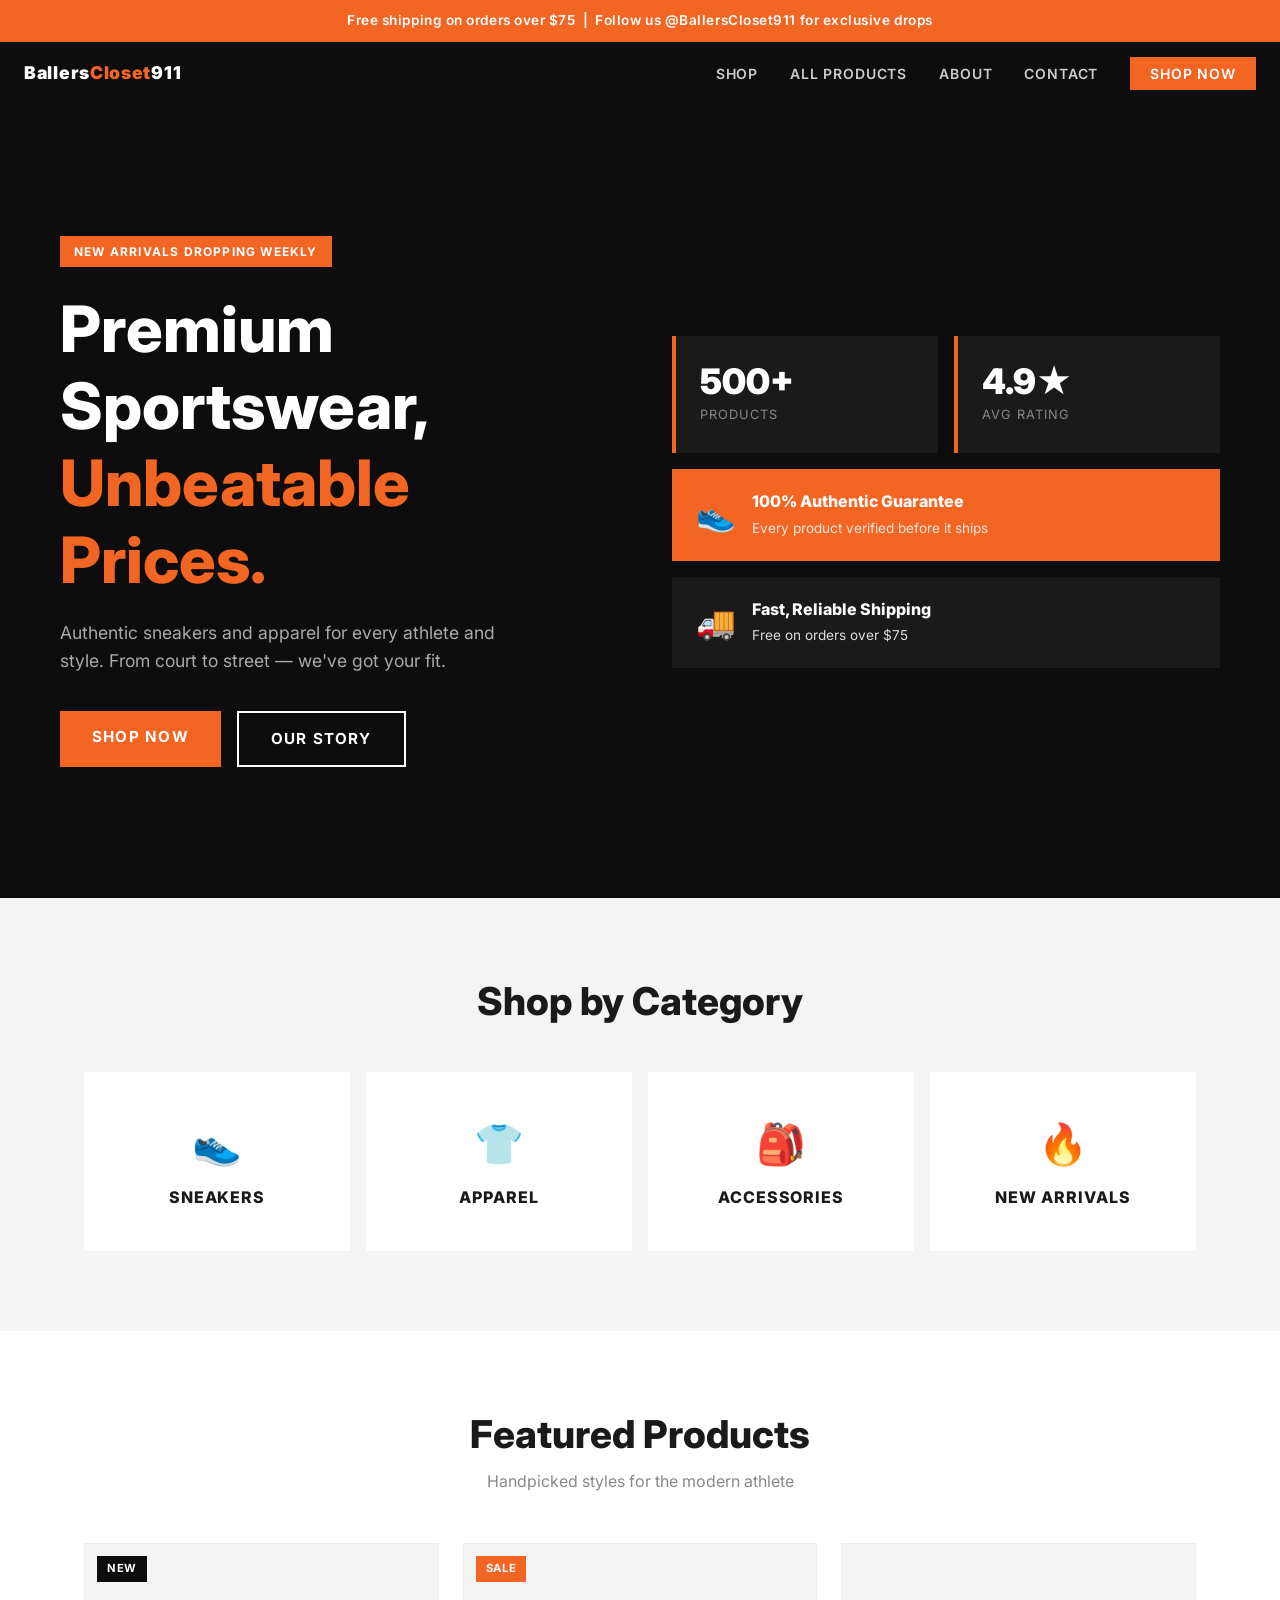
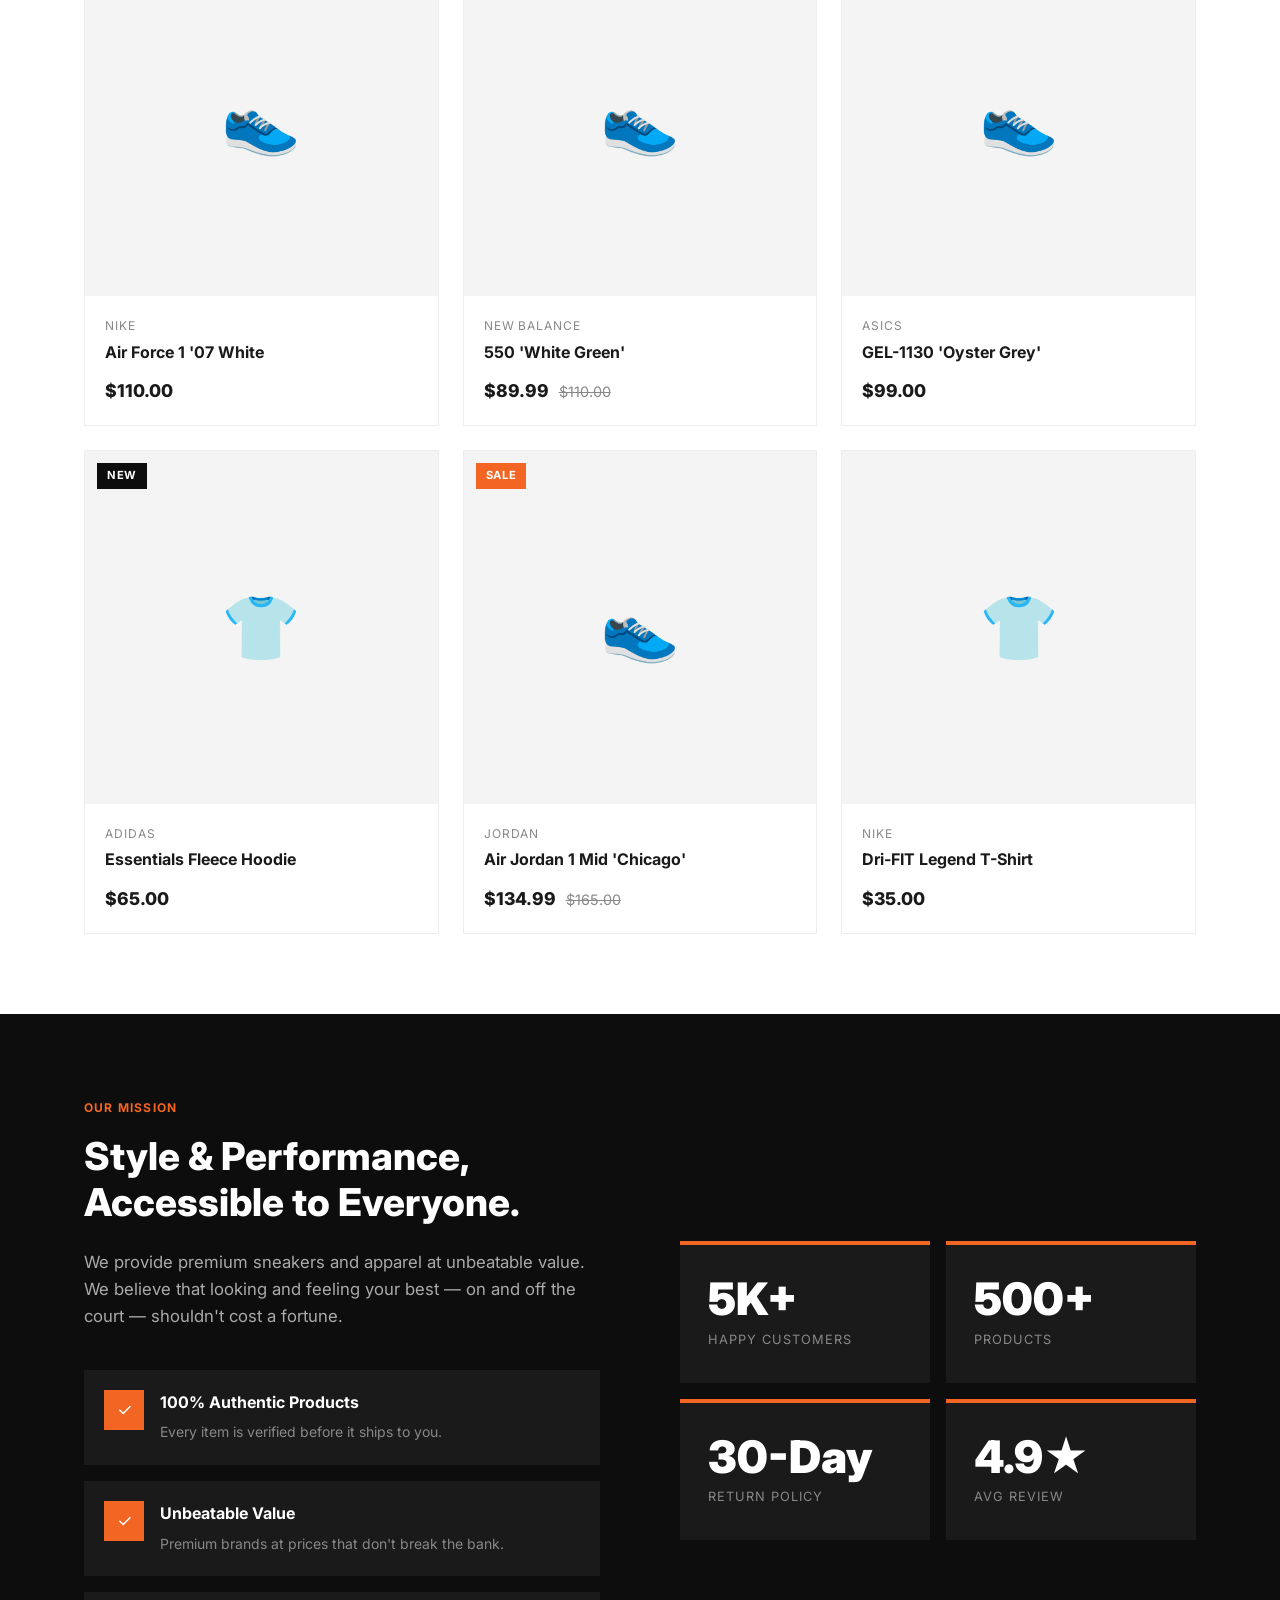
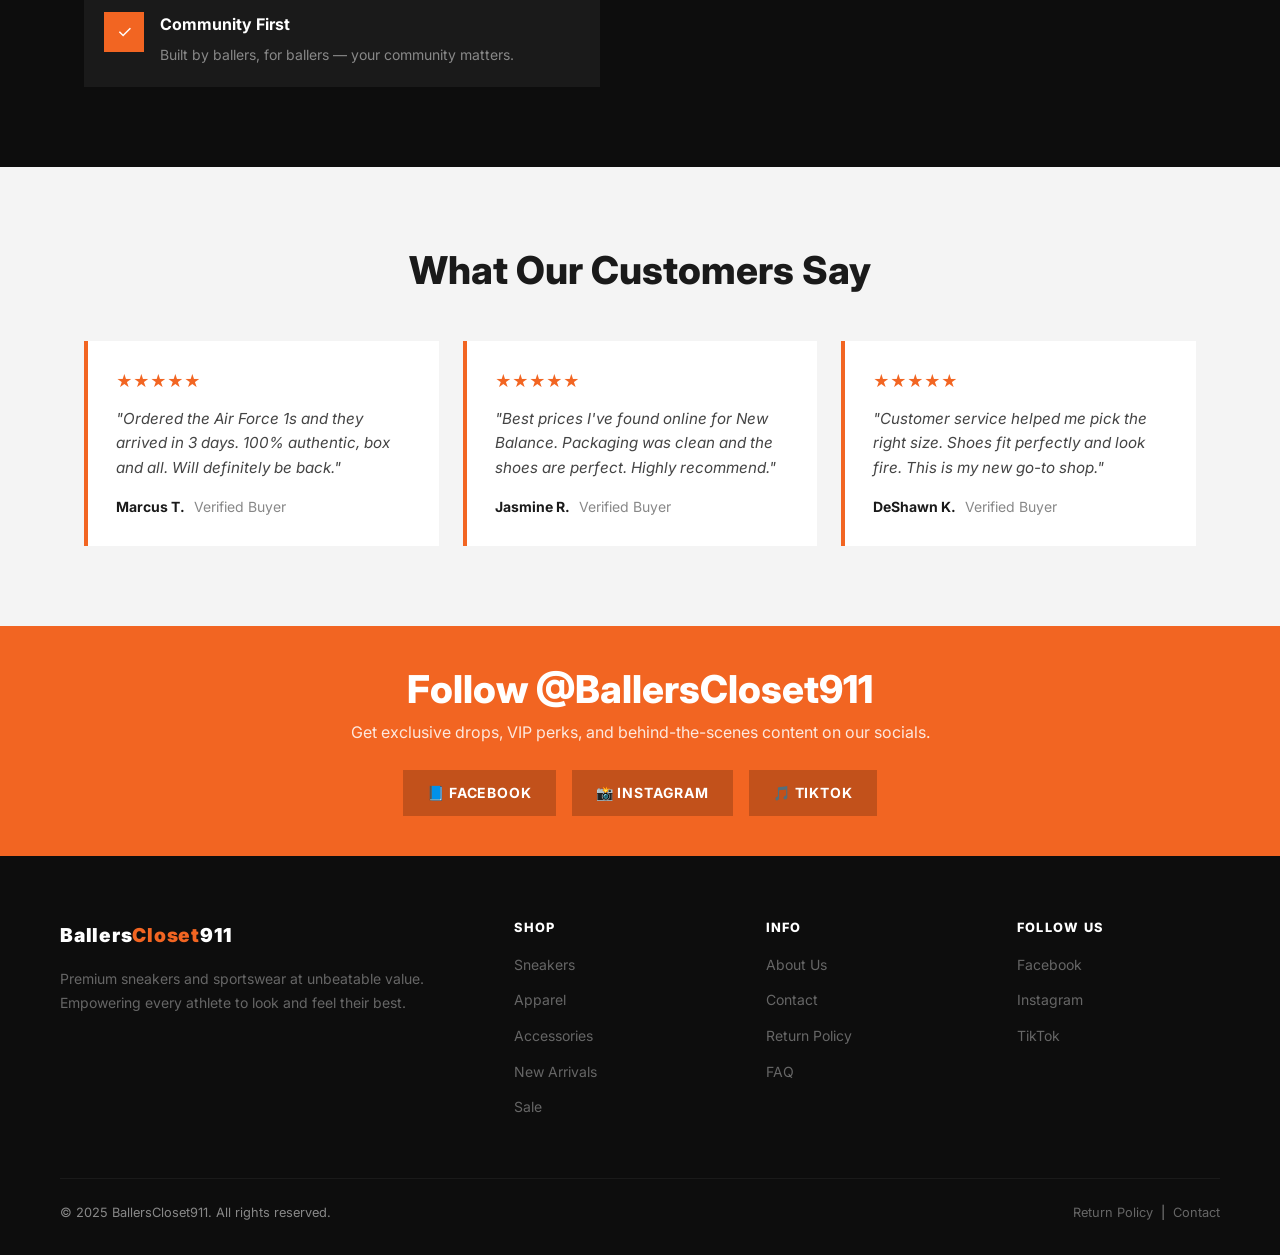
<file: website/index.html>
<!DOCTYPE html>
<html lang="en">
<head>
  <meta charset="UTF-8" />
  <meta name="viewport" content="width=device-width, initial-scale=1.0" />
  <title>BallersCloset911 – Premium Sportswear & Sneakers</title>
  <meta name="description" content="Premium sneakers and sportswear at unbeatable prices. Shop Nike, Adidas, New Balance, ASICS and more at BallersCloset911." />
  <link rel="preconnect" href="https://fonts.googleapis.com" />
  <link rel="preconnect" href="https://fonts.gstatic.com" crossorigin />
  <link href="https://fonts.googleapis.com/css2?family=Inter:wght@400;600;700;800;900&display=swap" rel="stylesheet" />
  <link rel="stylesheet" href="css/style.css" />
</head>
<body>

  <!-- ANNOUNCEMENT BAR -->
  <div class="announcement">
    Free shipping on orders over $75 &nbsp;|&nbsp; Follow us @BallersCloset911 for exclusive drops
  </div>

  <!-- NAV -->
  <nav class="nav">
    <a href="index.html" class="nav-logo">Ballers<span>Closet</span>911</a>
    <ul class="nav-links">
      <li><a href="index.html#categories">Shop</a></li>
      <li><a href="products.html">All Products</a></li>
      <li><a href="about.html">About</a></li>
      <li><a href="contact.html">Contact</a></li>
      <li><a href="products.html" class="nav-cta">Shop Now</a></li>
    </ul>
  </nav>

  <!-- HERO -->
  <section class="hero">
    <div class="hero-inner">
      <div class="hero-copy">
        <div class="hero-tag">New Arrivals Dropping Weekly</div>
        <h1>Premium Sportswear,<br /><em>Unbeatable Prices.</em></h1>
        <p>Authentic sneakers and apparel for every athlete and style. From court to street — we've got your fit.</p>
        <div class="hero-actions">
          <a href="products.html" class="btn btn-primary">Shop Now</a>
          <a href="about.html" class="btn btn-outline">Our Story</a>
        </div>
      </div>
      <div class="hero-visual">
        <div class="hero-stat-row">
          <div class="stat-card">
            <div class="stat-number">500+</div>
            <div class="stat-label">Products</div>
          </div>
          <div class="stat-card">
            <div class="stat-number">4.9★</div>
            <div class="stat-label">Avg Rating</div>
          </div>
        </div>
        <div class="hero-badge">
          <div class="hero-badge-icon">👟</div>
          <div class="hero-badge-text">
            <strong>100% Authentic Guarantee</strong>
            <span>Every product verified before it ships</span>
          </div>
        </div>
        <div class="hero-badge" style="background:#1a1a1a;">
          <div class="hero-badge-icon">🚚</div>
          <div class="hero-badge-text">
            <strong>Fast, Reliable Shipping</strong>
            <span>Free on orders over $75</span>
          </div>
        </div>
      </div>
    </div>
  </section>

  <!-- CATEGORIES -->
  <section class="categories" id="categories">
    <div class="container">
      <h2>Shop by Category</h2>
      <div class="category-grid">
        <a href="products.html#sneakers" class="category-card">
          <div class="cat-icon">👟</div>
          <h3>Sneakers</h3>
        </a>
        <a href="products.html#apparel" class="category-card">
          <div class="cat-icon">👕</div>
          <h3>Apparel</h3>
        </a>
        <a href="products.html#accessories" class="category-card">
          <div class="cat-icon">🎒</div>
          <h3>Accessories</h3>
        </a>
        <a href="products.html#new" class="category-card">
          <div class="cat-icon">🔥</div>
          <h3>New Arrivals</h3>
        </a>
      </div>
    </div>
  </section>

  <!-- FEATURED PRODUCTS -->
  <section class="products">
    <div class="container">
      <h2>Featured Products</h2>
      <p class="section-sub">Handpicked styles for the modern athlete</p>
      <div class="product-grid">

        <a href="products.html" class="product-card">
          <div class="product-img">
            👟
            <span class="badge-new">New</span>
          </div>
          <div class="product-info">
            <div class="product-brand">Nike</div>
            <div class="product-name">Air Force 1 '07 White</div>
            <div class="product-pricing">
              <span class="price">$110.00</span>
            </div>
          </div>
        </a>

        <a href="products.html" class="product-card">
          <div class="product-img">
            👟
            <span class="badge-sale">Sale</span>
          </div>
          <div class="product-info">
            <div class="product-brand">New Balance</div>
            <div class="product-name">550 'White Green'</div>
            <div class="product-pricing">
              <span class="price">$89.99</span>
              <span class="price-original">$110.00</span>
            </div>
          </div>
        </a>

        <a href="products.html" class="product-card">
          <div class="product-img">
            👟
          </div>
          <div class="product-info">
            <div class="product-brand">ASICS</div>
            <div class="product-name">GEL-1130 'Oyster Grey'</div>
            <div class="product-pricing">
              <span class="price">$99.00</span>
            </div>
          </div>
        </a>

        <a href="products.html" class="product-card">
          <div class="product-img">
            👕
            <span class="badge-new">New</span>
          </div>
          <div class="product-info">
            <div class="product-brand">Adidas</div>
            <div class="product-name">Essentials Fleece Hoodie</div>
            <div class="product-pricing">
              <span class="price">$65.00</span>
            </div>
          </div>
        </a>

        <a href="products.html" class="product-card">
          <div class="product-img">
            👟
            <span class="badge-sale">Sale</span>
          </div>
          <div class="product-info">
            <div class="product-brand">Jordan</div>
            <div class="product-name">Air Jordan 1 Mid 'Chicago'</div>
            <div class="product-pricing">
              <span class="price">$134.99</span>
              <span class="price-original">$165.00</span>
            </div>
          </div>
        </a>

        <a href="products.html" class="product-card">
          <div class="product-img">
            👕
          </div>
          <div class="product-info">
            <div class="product-brand">Nike</div>
            <div class="product-name">Dri-FIT Legend T-Shirt</div>
            <div class="product-pricing">
              <span class="price">$35.00</span>
            </div>
          </div>
        </a>

      </div>
    </div>
  </section>

  <!-- MISSION -->
  <section class="mission">
    <div class="container">
      <div class="mission-inner">
        <div>
          <span class="mission-tag">Our Mission</span>
          <h2>Style & Performance, Accessible to Everyone.</h2>
          <p>We provide premium sneakers and apparel at unbeatable value. We believe that looking and feeling your best — on and off the court — shouldn't cost a fortune.</p>
          <div class="mission-values">
            <div class="value-item">
              <div class="value-icon">✓</div>
              <div class="value-text">
                <strong>100% Authentic Products</strong>
                <span>Every item is verified before it ships to you.</span>
              </div>
            </div>
            <div class="value-item">
              <div class="value-icon">✓</div>
              <div class="value-text">
                <strong>Unbeatable Value</strong>
                <span>Premium brands at prices that don't break the bank.</span>
              </div>
            </div>
            <div class="value-item">
              <div class="value-icon">✓</div>
              <div class="value-text">
                <strong>Community First</strong>
                <span>Built by ballers, for ballers — your community matters.</span>
              </div>
            </div>
          </div>
        </div>
        <div class="mission-stats">
          <div class="m-stat">
            <div class="number">5K+</div>
            <div class="label">Happy Customers</div>
          </div>
          <div class="m-stat">
            <div class="number">500+</div>
            <div class="label">Products</div>
          </div>
          <div class="m-stat">
            <div class="number">30-Day</div>
            <div class="label">Return Policy</div>
          </div>
          <div class="m-stat">
            <div class="number">4.9★</div>
            <div class="label">Avg Review</div>
          </div>
        </div>
      </div>
    </div>
  </section>

  <!-- SOCIAL PROOF -->
  <section class="social-proof">
    <div class="container">
      <h2>What Our Customers Say</h2>
      <div class="review-grid">
        <div class="review-card">
          <div class="stars">★★★★★</div>
          <p class="review-text">"Ordered the Air Force 1s and they arrived in 3 days. 100% authentic, box and all. Will definitely be back."</p>
          <div class="reviewer">Marcus T. <span>Verified Buyer</span></div>
        </div>
        <div class="review-card">
          <div class="stars">★★★★★</div>
          <p class="review-text">"Best prices I've found online for New Balance. Packaging was clean and the shoes are perfect. Highly recommend."</p>
          <div class="reviewer">Jasmine R. <span>Verified Buyer</span></div>
        </div>
        <div class="review-card">
          <div class="stars">★★★★★</div>
          <p class="review-text">"Customer service helped me pick the right size. Shoes fit perfectly and look fire. This is my new go-to shop."</p>
          <div class="reviewer">DeShawn K. <span>Verified Buyer</span></div>
        </div>
      </div>
    </div>
  </section>

  <!-- SOCIAL MEDIA STRIP -->
  <div class="social-strip">
    <h2>Follow @BallersCloset911</h2>
    <p>Get exclusive drops, VIP perks, and behind-the-scenes content on our socials.</p>
    <div class="social-links">
      <a href="#" class="social-btn">📘 Facebook</a>
      <a href="#" class="social-btn">📸 Instagram</a>
      <a href="#" class="social-btn">🎵 TikTok</a>
    </div>
  </div>

  <!-- FOOTER -->
  <footer class="footer">
    <div class="footer-grid">
      <div class="footer-brand">
        <a href="index.html" class="nav-logo">Ballers<span>Closet</span>911</a>
        <p>Premium sneakers and sportswear at unbeatable value. Empowering every athlete to look and feel their best.</p>
      </div>
      <div class="footer-col">
        <h4>Shop</h4>
        <ul>
          <li><a href="products.html#sneakers">Sneakers</a></li>
          <li><a href="products.html#apparel">Apparel</a></li>
          <li><a href="products.html#accessories">Accessories</a></li>
          <li><a href="products.html#new">New Arrivals</a></li>
          <li><a href="products.html#sale">Sale</a></li>
        </ul>
      </div>
      <div class="footer-col">
        <h4>Info</h4>
        <ul>
          <li><a href="about.html">About Us</a></li>
          <li><a href="contact.html">Contact</a></li>
          <li><a href="return-policy.html">Return Policy</a></li>
          <li><a href="contact.html#faq">FAQ</a></li>
        </ul>
      </div>
      <div class="footer-col">
        <h4>Follow Us</h4>
        <ul>
          <li><a href="#">Facebook</a></li>
          <li><a href="#">Instagram</a></li>
          <li><a href="#">TikTok</a></li>
        </ul>
      </div>
    </div>
    <div class="footer-bottom">
      <span>&copy; 2025 BallersCloset911. All rights reserved.</span>
      <span><a href="return-policy.html" style="color:#666;text-decoration:none;">Return Policy</a> &nbsp;|&nbsp; <a href="contact.html" style="color:#666;text-decoration:none;">Contact</a></span>
    </div>
  </footer>

</body>
</html>
</file>
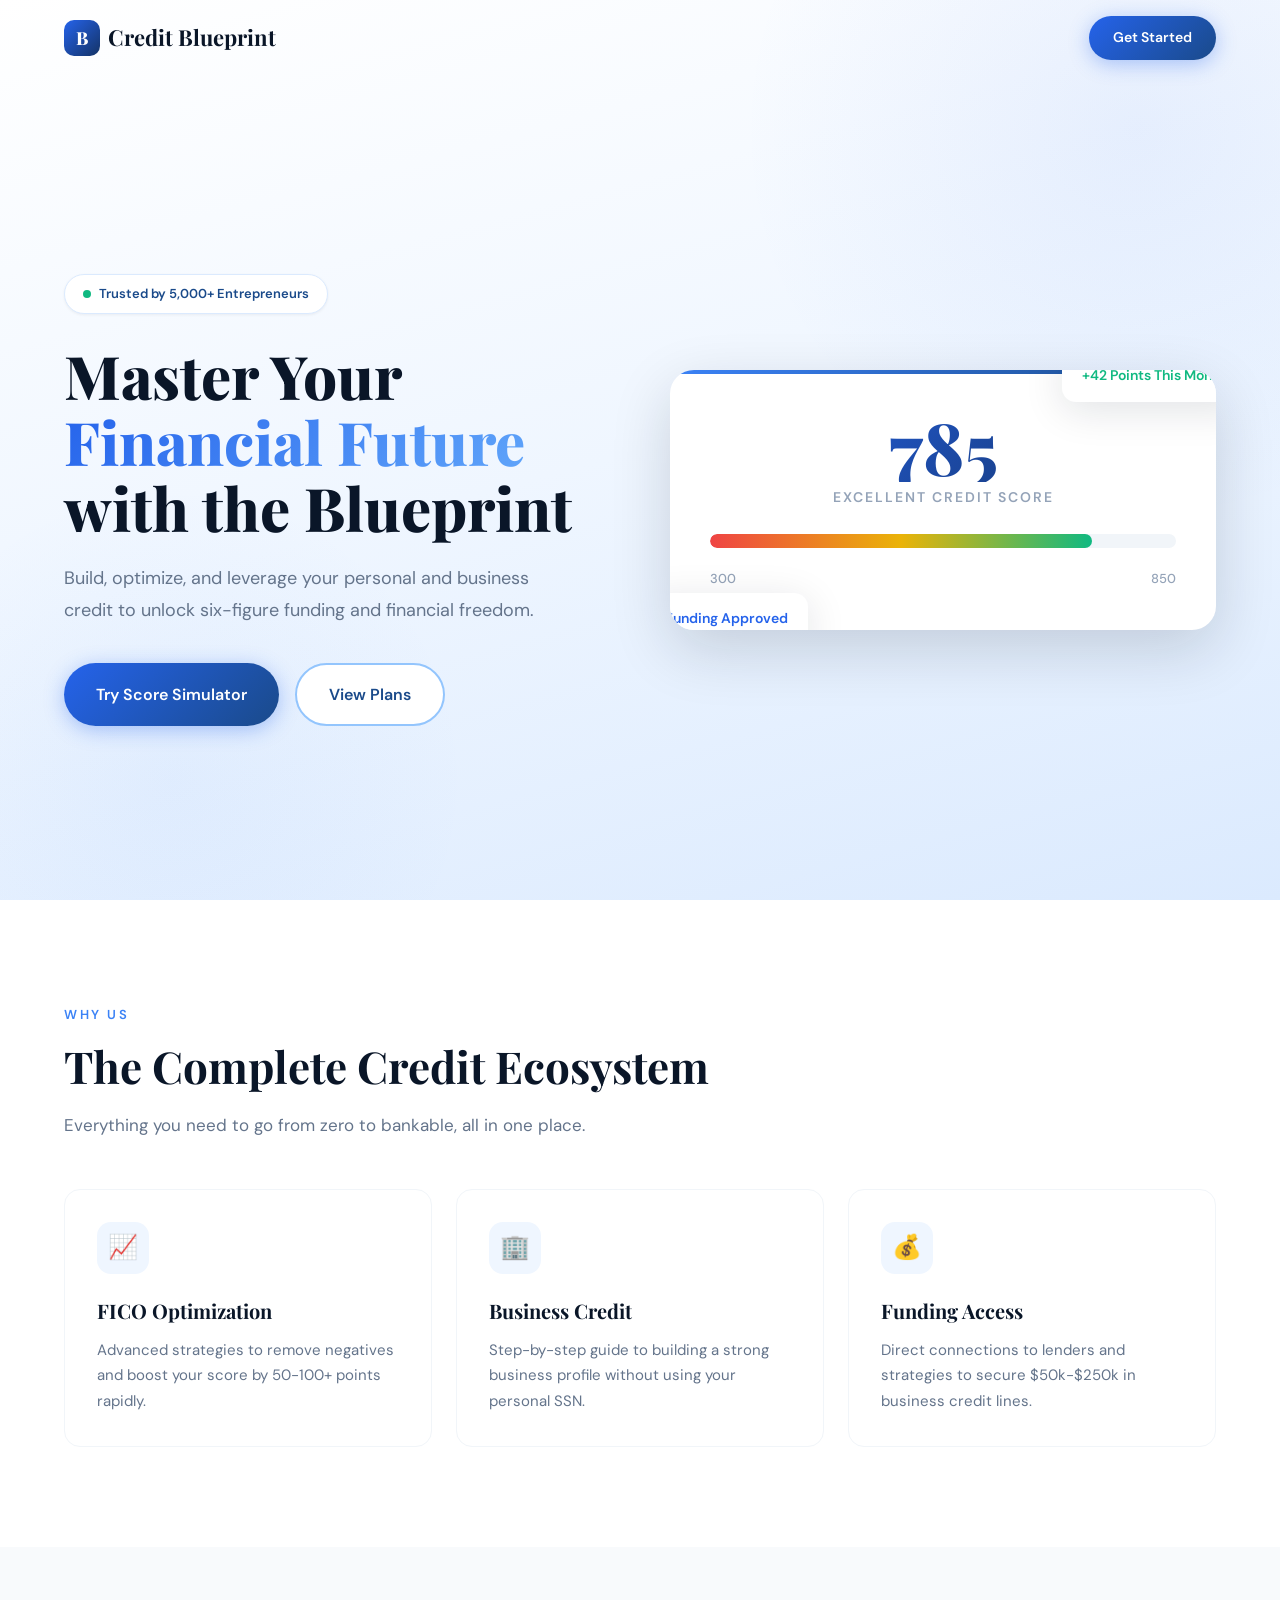
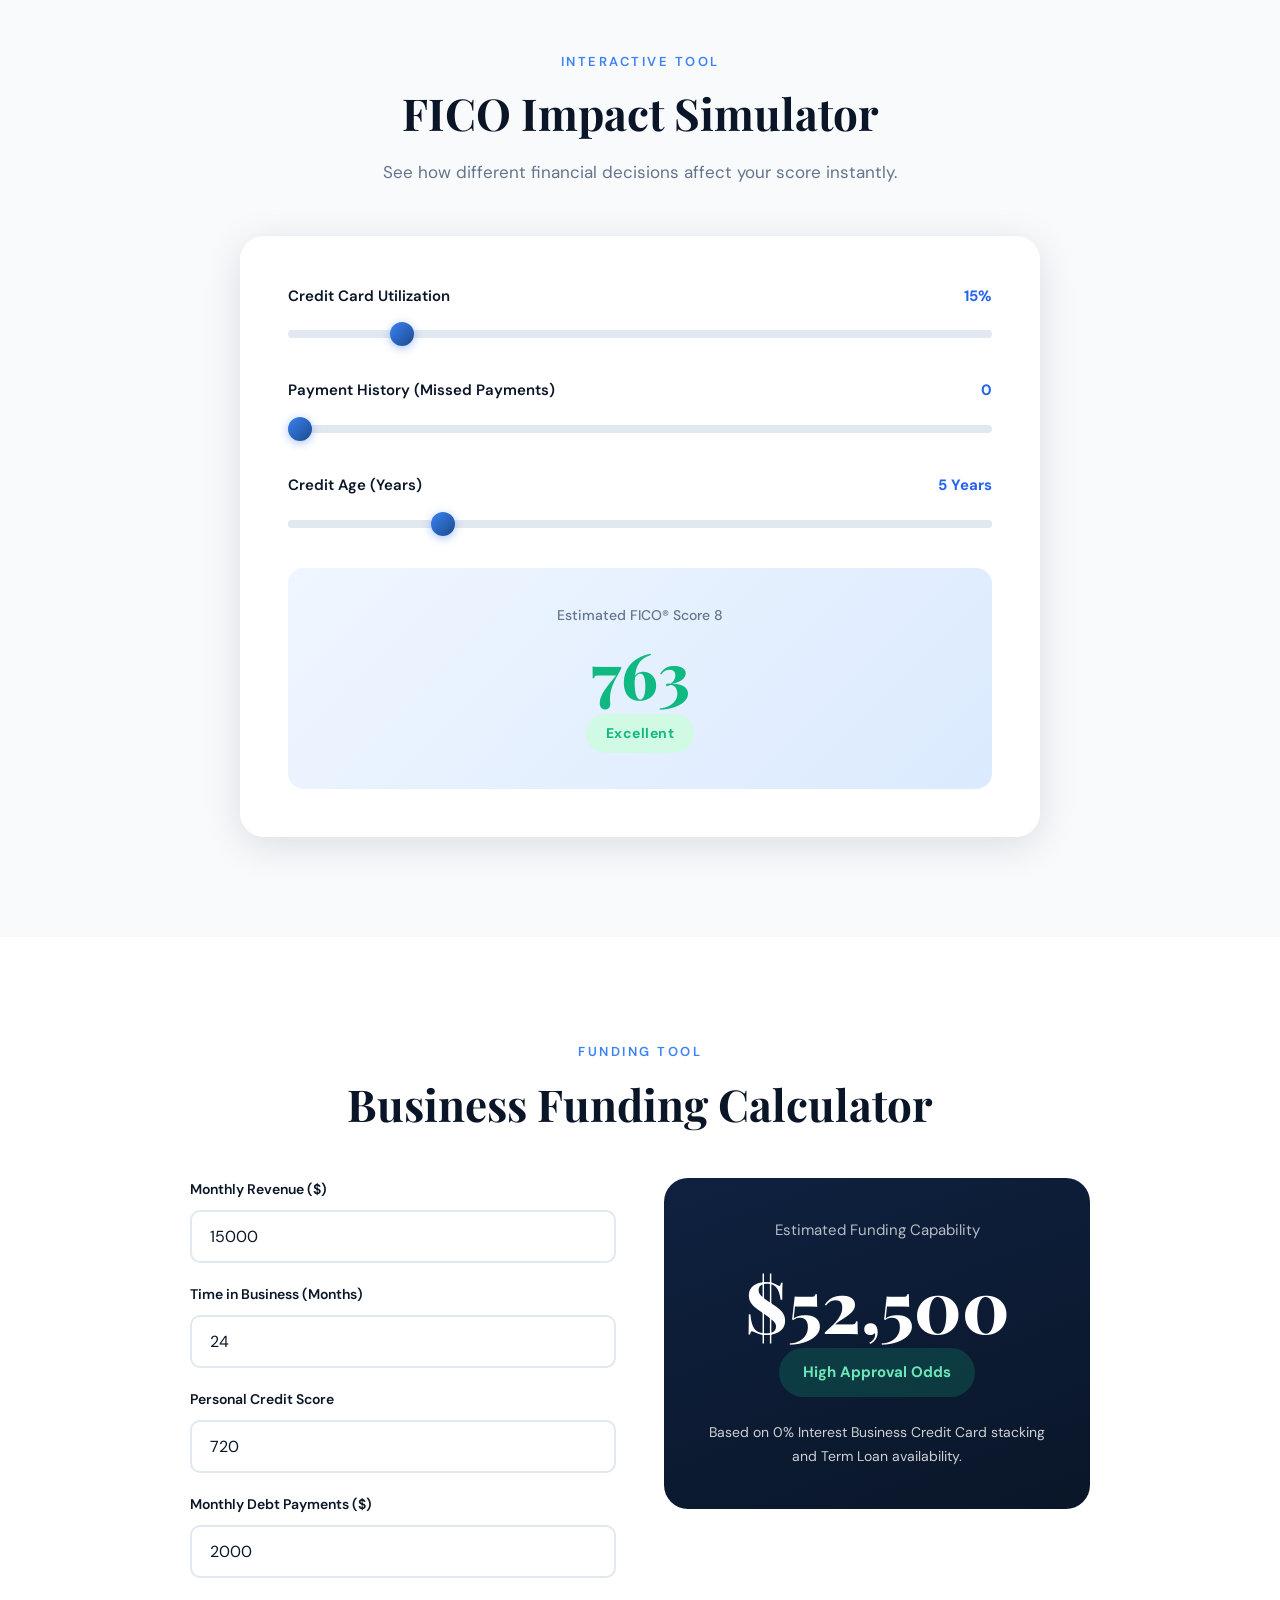
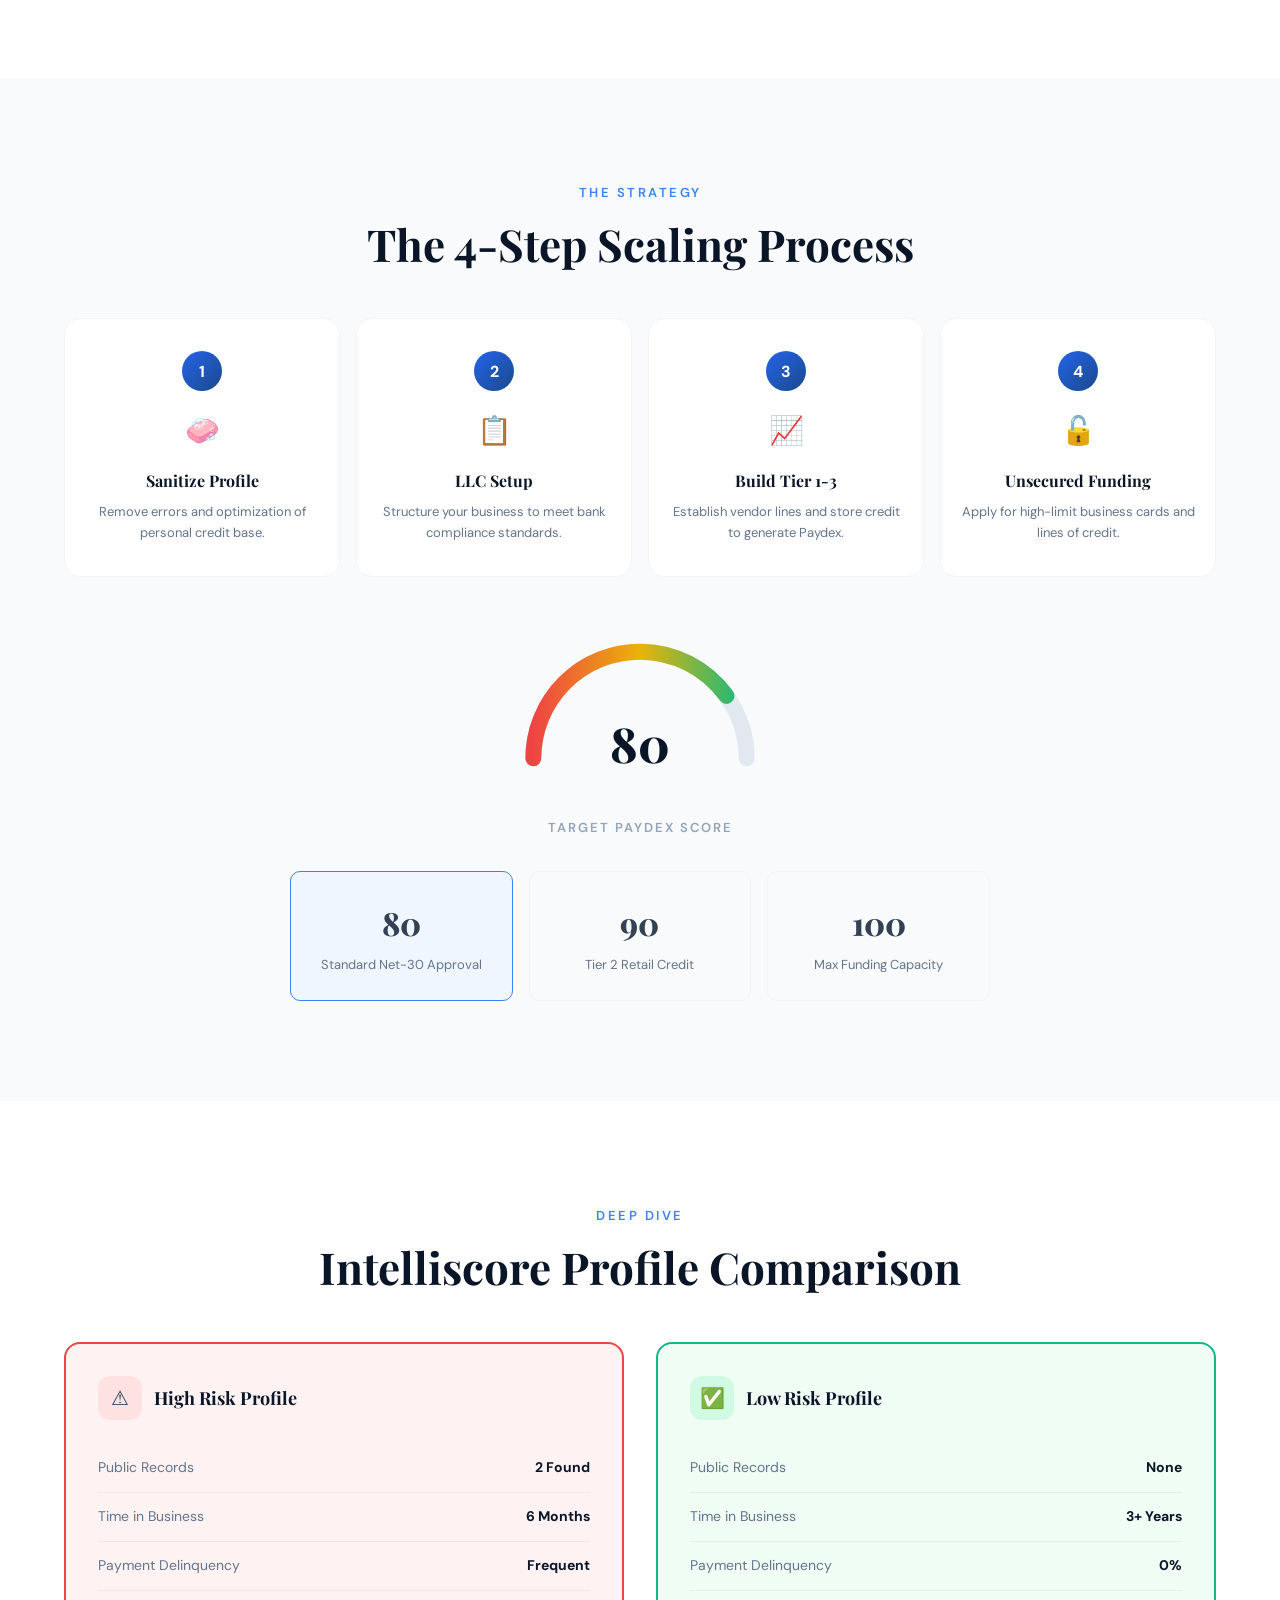
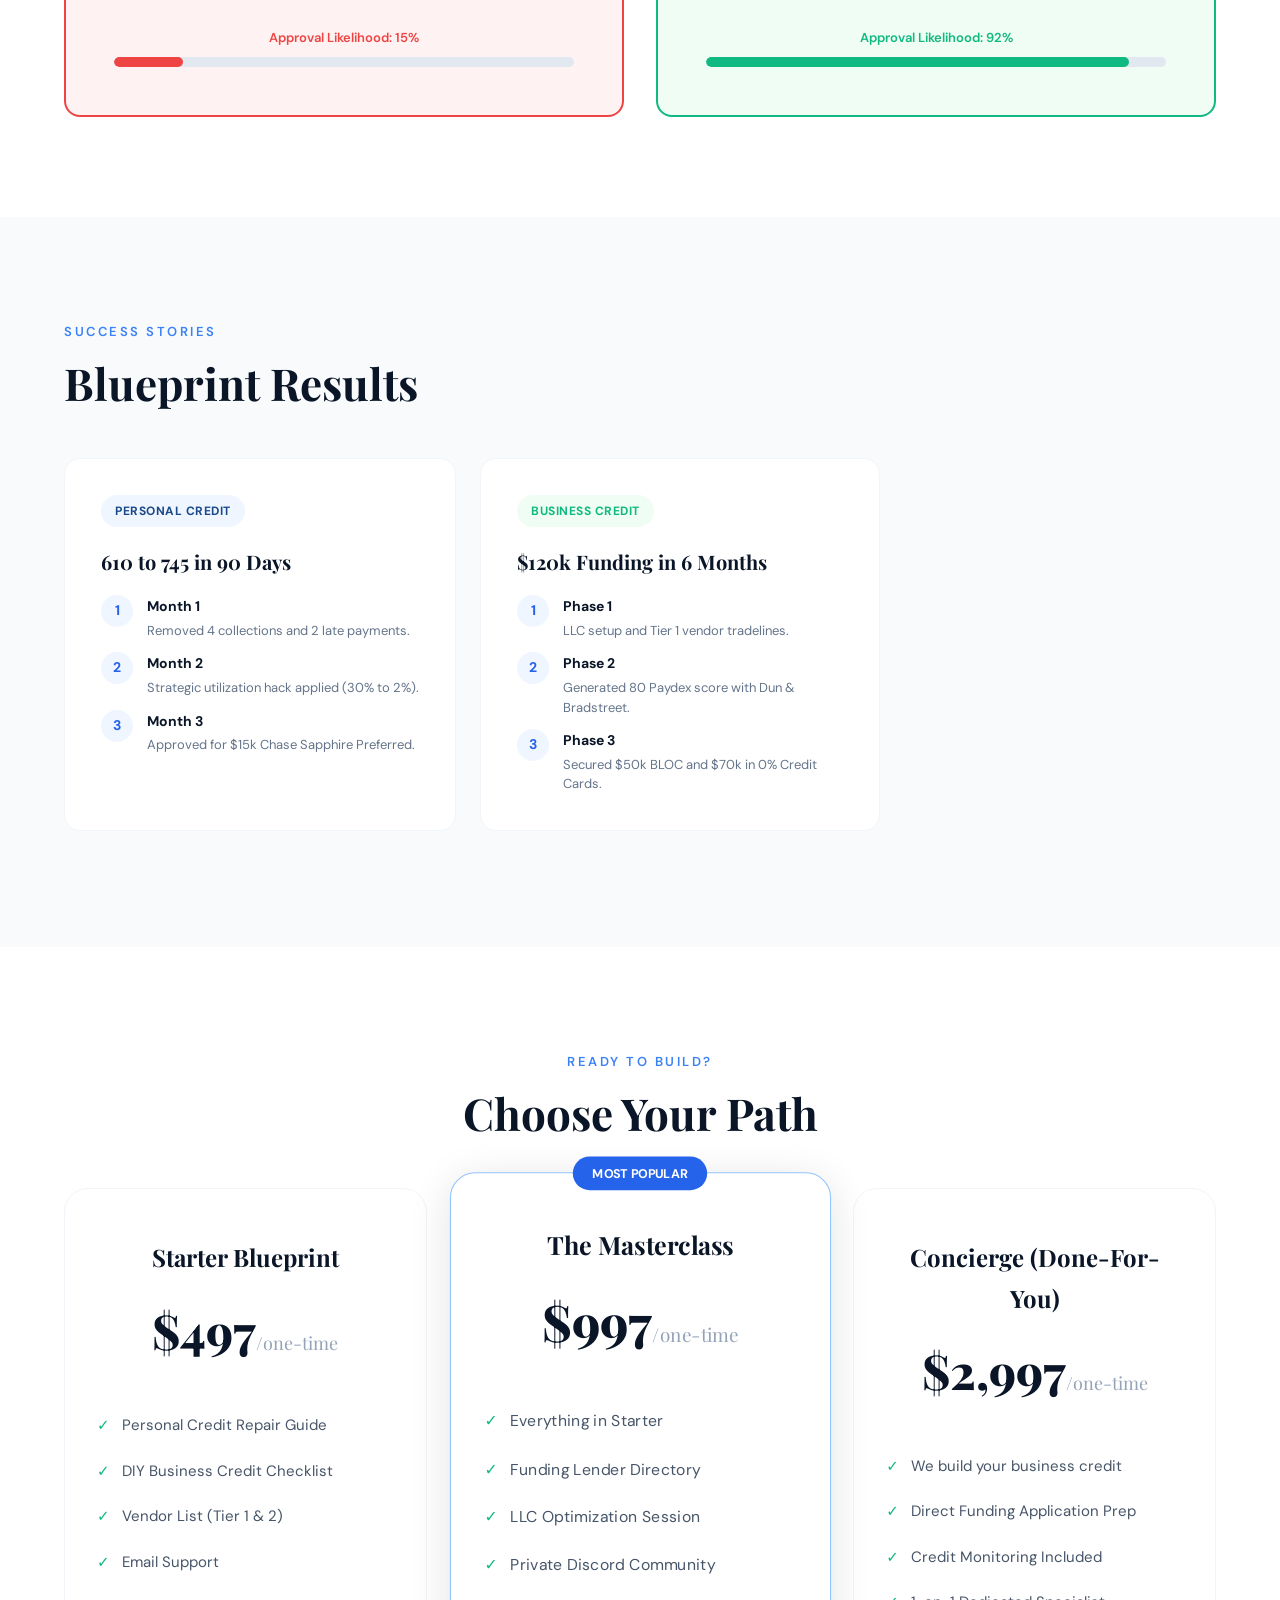
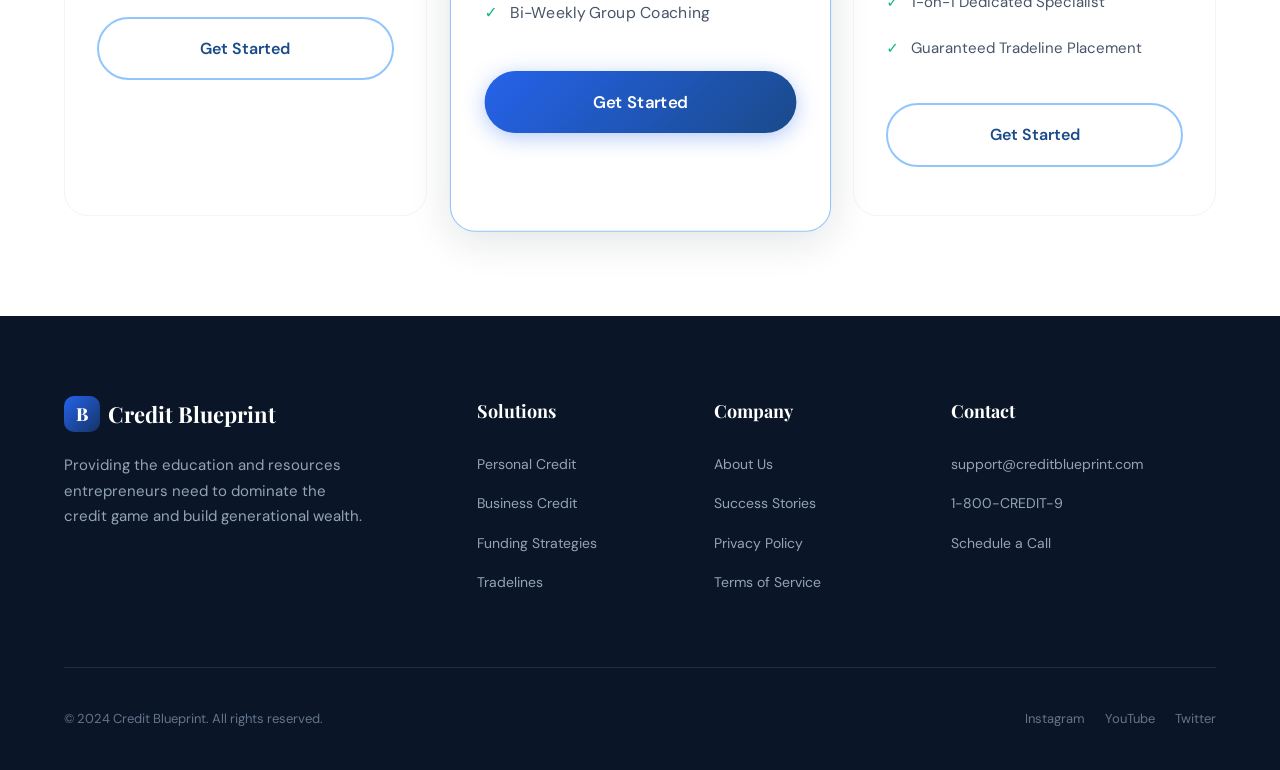
<file: credit_blueprint.html>
<!DOCTYPE html>
<html lang="en">
<head>
<meta charset="UTF-8">
<meta name="viewport" content="width=device-width, initial-scale=1.0">
<title>Credit Blueprint — Build Personal & Business Credit the Right Way</title>
<link href="https://fonts.googleapis.com/css2?family=DM+Sans:ital,opsz,wght@0,9..40,300;0,9..40,400;0,9..40,500;0,9..40,600;0,9..40,700;1,9..40,400&family=Playfair+Display:wght@400;500;600;700;800&display=swap" rel="stylesheet">
<style>
*, *::before, *::after { margin: 0; padding: 0; box-sizing: border-box; }

:root {
  --blue-900: #0a1628;
  --blue-800: #0f2140;
  --blue-700: #143366;
  --blue-600: #1a4a8a;
  --blue-500: #2563eb;
  --blue-400: #3b82f6;
  --blue-300: #60a5fa;
  --blue-200: #93c5fd;
  --blue-100: #dbeafe;
  --blue-50: #eff6ff;
  --white: #ffffff;
  --gray-50: #f8fafc;
  --gray-100: #f1f5f9;
  --gray-200: #e2e8f0;
  --gray-300: #cbd5e1;
  --gray-400: #94a3b8;
  --gray-500: #64748b;
  --gray-600: #475569;
  --gray-700: #334155;
  --gold: #f59e0b;
  --green: #10b981;
  --green-light: #d1fae5;
  --red: #ef4444;
  --red-light: #fee2e2;
  --yellow: #eab308;
  --yellow-light: #fef9c3;
  --font-display: 'Playfair Display', Georgia, serif;
  --font-body: 'DM Sans', system-ui, sans-serif;
  --shadow-sm: 0 1px 3px rgba(10,22,40,0.06);
  --shadow-md: 0 4px 20px rgba(10,22,40,0.08);
  --shadow-lg: 0 8px 40px rgba(10,22,40,0.12);
  --shadow-xl: 0 20px 60px rgba(10,22,40,0.16);
  --radius: 16px;
  --radius-sm: 10px;
}

html { scroll-behavior: smooth; }

body {
  font-family: var(--font-body);
  color: var(--gray-700);
  background: var(--white);
  line-height: 1.7;
  overflow-x: hidden;
  -webkit-font-smoothing: antialiased;
}


/* ─── Utilities ─── */
.text-center { text-align: center; }
.mx-auto { margin-left: auto; margin-right: auto; }
.btn-full { width: 100%; justify-content: center; }
.text-white { color: white !important; }
.text-red { color: var(--red); }
.text-green { color: var(--green); }
.bg-red { background: var(--red); }
.bg-green { background: var(--green); }
.footer-socials { display: flex; gap: 20px; }
.footer-social-link { color: inherit; text-decoration: none; }
.funding-meter-text { font-size: 13px; font-weight: 600; }
.calc-disclaimer { margin-top: 24px; font-size: 14px; opacity: 0.8; }

/* ─── Utility ─── */
.container { max-width: 1200px; margin: 0 auto; padding: 0 24px; }
.section { padding: 100px 0; position: relative; }
.section-label {
  font-family: var(--font-body);
  font-weight: 600;
  font-size: 13px;
  letter-spacing: 2.5px;
  text-transform: uppercase;
  color: var(--blue-400);
  margin-bottom: 14px;
  display: inline-block;
}
.section-title {
  font-family: var(--font-display);
  font-size: clamp(28px, 5vw, 44px);
  font-weight: 700;
  color: var(--blue-900);
  line-height: 1.2;
  margin-bottom: 18px;
}
.section-subtitle {
  font-size: 17px;
  color: var(--gray-500);
  max-width: 600px;
  line-height: 1.75;
}
.btn {
  display: inline-flex;
  align-items: center;
  gap: 10px;
  padding: 16px 32px;
  border-radius: 60px;
  font-family: var(--font-body);
  font-weight: 600;
  font-size: 16px;
  text-decoration: none;
  cursor: pointer;
  border: none;
  transition: all 0.35s cubic-bezier(0.4,0,0.2,1);
  position: relative;
  overflow: hidden;
}
.btn::after {
  content: '';
  position: absolute;
  inset: 0;
  border-radius: inherit;
  opacity: 0;
  transition: opacity 0.35s;
}
.btn:hover::after { opacity: 1; }
.btn-primary {
  background: linear-gradient(135deg, var(--blue-500), var(--blue-600));
  color: white;
  box-shadow: 0 4px 20px rgba(37,99,235,0.35);
}
.btn-primary:hover {
  transform: translateY(-2px) scale(1.02);
  box-shadow: 0 8px 30px rgba(37,99,235,0.45);
}
.btn-primary::after { background: linear-gradient(135deg, var(--blue-400), var(--blue-500)); }
.btn-outline {
  background: white;
  color: var(--blue-600);
  border: 2px solid var(--blue-200);
}
.btn-outline:hover {
  background: var(--blue-50);
  border-color: var(--blue-400);
  transform: translateY(-2px);
}
@keyframes pulse-glow {
  0%, 100% { box-shadow: 0 4px 20px rgba(37,99,235,0.35); }
  50% { box-shadow: 0 4px 30px rgba(37,99,235,0.55); }
}
.btn-primary:hover { animation: pulse-glow 1.5s infinite; }

/* ─── Animations ─── */
@keyframes fadeUp {
  from { opacity: 0; transform: translateY(40px); }
  to { opacity: 1; transform: translateY(0); }
}
@keyframes fadeIn {
  from { opacity: 0; }
  to { opacity: 1; }
}
@keyframes slideRight {
  from { opacity: 0; transform: translateX(-30px); }
  to { opacity: 1; transform: translateX(0); }
}
@keyframes float {
  0%, 100% { transform: translateY(0); }
  50% { transform: translateY(-10px); }
}
@keyframes scaleIn {
  from { opacity: 0; transform: scale(0.9); }
  to { opacity: 1; transform: scale(1); }
}
@keyframes shimmer {
  0% { background-position: -200% 0; }
  100% { background-position: 200% 0; }
}
.animate-on-scroll {
  opacity: 0;
  transform: translateY(30px);
  transition: all 0.8s cubic-bezier(0.16, 1, 0.3, 1);
}
.animate-on-scroll.visible {
  opacity: 1;
  transform: translateY(0);
}

/* ─── Navbar ─── */
.navbar {
  position: fixed;
  top: 0;
  left: 0;
  right: 0;
  z-index: 1000;
  padding: 16px 0;
  transition: all 0.4s;
  background: rgba(255,255,255,0);
}
.navbar.scrolled {
  background: rgba(255,255,255,0.92);
  backdrop-filter: blur(20px);
  -webkit-backdrop-filter: blur(20px);
  box-shadow: 0 1px 20px rgba(10,22,40,0.06);
  padding: 10px 0;
}
.navbar .container {
  display: flex;
  justify-content: space-between;
  align-items: center;
}
.logo {
  font-family: var(--font-display);
  font-size: 22px;
  font-weight: 700;
  color: var(--blue-900);
  text-decoration: none;
  display: flex;
  align-items: center;
  gap: 8px;
}
.logo-icon {
  width: 36px;
  height: 36px;
  background: linear-gradient(135deg, var(--blue-500), var(--blue-700));
  border-radius: 10px;
  display: flex;
  align-items: center;
  justify-content: center;
  color: white;
  font-size: 18px;
  font-weight: 800;
}
.nav-cta {
  padding: 10px 24px;
  font-size: 14px;
}

/* ─── Hero ─── */
.hero {
  min-height: 100vh;
  display: flex;
  align-items: center;
  position: relative;
  overflow: hidden;
  background: linear-gradient(165deg, var(--white) 0%, var(--blue-50) 50%, var(--blue-100) 100%);
  padding-top: 100px;
}
.hero::before {
  content: '';
  position: absolute;
  top: -30%;
  right: -20%;
  width: 800px;
  height: 800px;
  background: radial-gradient(circle, rgba(37,99,235,0.07) 0%, transparent 70%);
  border-radius: 50%;
  animation: float 8s ease-in-out infinite;
}
.hero::after {
  content: '';
  position: absolute;
  bottom: -20%;
  left: -10%;
  width: 600px;
  height: 600px;
  background: radial-gradient(circle, rgba(59,130,246,0.05) 0%, transparent 70%);
  border-radius: 50%;
  animation: float 10s ease-in-out infinite reverse;
}
.hero-grid {
  display: grid;
  grid-template-columns: 1fr 1fr;
  gap: 60px;
  align-items: center;
  position: relative;
  z-index: 1;
}
.hero-content { animation: fadeUp 1s ease-out; }
.hero-badge {
  display: inline-flex;
  align-items: center;
  gap: 8px;
  background: white;
  border: 1px solid var(--blue-100);
  border-radius: 50px;
  padding: 8px 18px;
  font-size: 13px;
  font-weight: 600;
  color: var(--blue-600);
  margin-bottom: 28px;
  box-shadow: var(--shadow-sm);
}
.hero-badge-dot {
  width: 8px;
  height: 8px;
  background: var(--green);
  border-radius: 50%;
  animation: pulse-glow 2s infinite;
}
.hero h1 {
  font-family: var(--font-display);
  font-size: clamp(36px, 6vw, 60px);
  font-weight: 800;
  color: var(--blue-900);
  line-height: 1.1;
  margin-bottom: 22px;
}
.hero h1 span {
  background: linear-gradient(135deg, var(--blue-500), var(--blue-300));
  -webkit-background-clip: text;
  -webkit-text-fill-color: transparent;
  background-clip: text;
}
.hero p {
  font-size: 18px;
  color: var(--gray-500);
  line-height: 1.8;
  margin-bottom: 36px;
  max-width: 500px;
}
.hero-buttons { display: flex; gap: 16px; flex-wrap: wrap; }
.hero-visual {
  position: relative;
  animation: fadeIn 1.2s ease-out 0.3s both;
}
.score-card {
  background: white;
  border-radius: 24px;
  padding: 40px;
  box-shadow: var(--shadow-xl);
  position: relative;
  overflow: hidden;
}
.score-card::before {
  content: '';
  position: absolute;
  top: 0; left: 0; right: 0;
  height: 4px;
  background: linear-gradient(90deg, var(--blue-400), var(--blue-600), var(--blue-400));
  background-size: 200% 100%;
  animation: shimmer 3s infinite;
}
.score-display {
  text-align: center;
  margin-bottom: 24px;
}
.score-number {
  font-family: var(--font-display);
  font-size: 72px;
  font-weight: 800;
  background: linear-gradient(135deg, var(--blue-500), var(--blue-700));
  -webkit-background-clip: text;
  -webkit-text-fill-color: transparent;
  line-height: 1;
}
.score-label {
  font-size: 14px;
  font-weight: 600;
  color: var(--gray-400);
  text-transform: uppercase;
  letter-spacing: 2px;
  margin-top: 4px;
}
.score-bar-container {
  background: var(--gray-100);
  border-radius: 12px;
  height: 14px;
  overflow: hidden;
  margin: 20px 0;
}
.score-bar {
  height: 100%;
  border-radius: 12px;
  background: linear-gradient(90deg, var(--red), var(--yellow), var(--green));
  width: 0%;
  transition: width 2s cubic-bezier(0.16, 1, 0.3, 1);
}
.score-bar.animate { width: 82%; }
.score-meta {
  display: flex;
  justify-content: space-between;
  font-size: 13px;
  color: var(--gray-400);
  font-weight: 500;
}
.floating-badge {
  position: absolute;
  background: white;
  border-radius: 14px;
  padding: 14px 20px;
  box-shadow: var(--shadow-lg);
  font-size: 14px;
  font-weight: 600;
  animation: float 5s ease-in-out infinite;
  white-space: nowrap;
}
.floating-badge.top-right {
  top: -20px;
  right: -30px;
  color: var(--green);
  animation-delay: 0.5s;
}
.floating-badge.bottom-left {
  bottom: -15px;
  left: -25px;
  color: var(--blue-500);
  animation-delay: 1s;
}

/* ─── Cards Grid ─── */
.cards-grid {
  display: grid;
  grid-template-columns: repeat(auto-fit, minmax(280px, 1fr));
  gap: 24px;
  margin-top: 48px;
}
.feature-card {
  background: white;
  border-radius: var(--radius);
  padding: 32px;
  border: 1px solid var(--gray-100);
  transition: all 0.4s cubic-bezier(0.16, 1, 0.3, 1);
  cursor: default;
  position: relative;
  overflow: hidden;
}
.feature-card::before {
  content: '';
  position: absolute;
  top: 0; left: 0;
  width: 100%; height: 3px;
  background: linear-gradient(90deg, var(--blue-400), var(--blue-600));
  transform: scaleX(0);
  transform-origin: left;
  transition: transform 0.4s;
}
.feature-card:hover {
  transform: translateY(-6px);
  box-shadow: var(--shadow-lg);
  border-color: var(--blue-100);
}
.feature-card:hover::before { transform: scaleX(1); }
.card-icon {
  width: 52px;
  height: 52px;
  border-radius: 14px;
  display: flex;
  align-items: center;
  justify-content: center;
  font-size: 24px;
  margin-bottom: 20px;
  background: var(--blue-50);
}
.feature-card h3 {
  font-family: var(--font-display);
  font-size: 20px;
  font-weight: 700;
  color: var(--blue-900);
  margin-bottom: 10px;
}
.feature-card p {
  font-size: 15px;
  color: var(--gray-500);
  line-height: 1.7;
}

/* ─── FICO Simulator ─── */
.simulator-section { background: var(--gray-50); }
.simulator-card {
  background: white;
  border-radius: 24px;
  padding: 48px;
  box-shadow: var(--shadow-lg);
  max-width: 800px;
  margin: 48px auto 0;
}
.sim-row {
  margin-bottom: 32px;
}
.sim-label {
  display: flex;
  justify-content: space-between;
  align-items: center;
  margin-bottom: 10px;
}
.sim-label span:first-child {
  font-weight: 600;
  color: var(--blue-900);
  font-size: 15px;
}
.sim-label span:last-child {
  font-weight: 700;
  color: var(--blue-500);
  font-size: 15px;
}
input[type="range"] {
  -webkit-appearance: none;
  width: 100%;
  height: 8px;
  border-radius: 4px;
  background: var(--gray-200);
  outline: none;
  transition: background 0.3s;
}
input[type="range"]::-webkit-slider-thumb {
  -webkit-appearance: none;
  width: 24px;
  height: 24px;
  border-radius: 50%;
  background: linear-gradient(135deg, var(--blue-400), var(--blue-600));
  cursor: pointer;
  box-shadow: 0 2px 10px rgba(37,99,235,0.4);
  transition: transform 0.2s;
}
input[type="range"]::-webkit-slider-thumb:hover { transform: scale(1.15); }
input[type="range"]::-moz-range-thumb {
  width: 24px;
  height: 24px;
  border-radius: 50%;
  background: linear-gradient(135deg, var(--blue-400), var(--blue-600));
  cursor: pointer;
  border: none;
  box-shadow: 0 2px 10px rgba(37,99,235,0.4);
}
.sim-result {
  text-align: center;
  padding: 36px;
  background: linear-gradient(135deg, var(--blue-50), var(--blue-100));
  border-radius: var(--radius);
  margin-top: 20px;
}
.sim-score {
  font-family: var(--font-display);
  font-size: 64px;
  font-weight: 800;
  line-height: 1;
  margin-bottom: 8px;
  transition: color 0.5s;
}
.sim-range {
  font-size: 14px;
  font-weight: 500;
  color: var(--gray-500);
  margin-bottom: 14px;
}
.approval-meter {
  display: inline-flex;
  align-items: center;
  gap: 8px;
  padding: 8px 20px;
  border-radius: 50px;
  font-size: 14px;
  font-weight: 700;
  letter-spacing: 0.5px;
}

/* ─── Calculator ─── */
.calc-section { background: white; }
.calc-grid {
  display: grid;
  grid-template-columns: 1fr 1fr;
  gap: 48px;
  align-items: start;
  max-width: 900px;
  margin: 48px auto 0;
}
.calc-inputs { display: flex; flex-direction: column; gap: 20px; }
.calc-field label {
  display: block;
  font-weight: 600;
  color: var(--blue-900);
  font-size: 14px;
  margin-bottom: 8px;
}
.calc-field input {
  width: 100%;
  padding: 14px 18px;
  border: 2px solid var(--gray-200);
  border-radius: var(--radius-sm);
  font-family: var(--font-body);
  font-size: 16px;
  color: var(--blue-900);
  transition: all 0.3s;
  outline: none;
}
.calc-field input:focus {
  border-color: var(--blue-400);
  box-shadow: 0 0 0 4px rgba(37,99,235,0.1);
}
.calc-output {
  background: linear-gradient(160deg, var(--blue-800), var(--blue-900));
  border-radius: 24px;
  padding: 40px;
  color: white;
  text-align: center;
  position: sticky;
  top: 100px;
}
.calc-score-display {
  font-family: var(--font-display);
  font-size: 72px;
  font-weight: 800;
  line-height: 1;
  margin: 20px 0 8px;
}
.calc-score-range {
  font-size: 15px;
  opacity: 0.7;
  margin-bottom: 24px;
}
.approval-badge {
  display: inline-flex;
  align-items: center;
  gap: 8px;
  padding: 12px 24px;
  border-radius: 50px;
  font-weight: 700;
  font-size: 15px;
}
.approval-high { background: rgba(16,185,129,0.2); color: #6ee7b7; }
.approval-mid { background: rgba(234,179,8,0.2); color: #fde047; }
.approval-low { background: rgba(239,68,68,0.2); color: #fca5a5; }

/* ─── Business Flow ─── */
.biz-section { background: var(--gray-50); }
.flow-steps {
  display: grid;
  grid-template-columns: repeat(auto-fit, minmax(200px, 1fr));
  gap: 16px;
  margin-top: 48px;
  position: relative;
}
.flow-step {
  text-align: center;
  padding: 32px 20px;
  background: white;
  border-radius: var(--radius);
  border: 1px solid var(--gray-100);
  transition: all 0.4s;
  position: relative;
}
.flow-step:hover {
  transform: translateY(-4px);
  box-shadow: var(--shadow-md);
  border-color: var(--blue-200);
}
.flow-step-num {
  width: 40px;
  height: 40px;
  background: linear-gradient(135deg, var(--blue-500), var(--blue-600));
  color: white;
  border-radius: 50%;
  display: inline-flex;
  align-items: center;
  justify-content: center;
  font-weight: 700;
  font-size: 16px;
  margin-bottom: 16px;
}
.flow-step-icon { font-size: 28px; margin-bottom: 12px; }
.flow-step h4 {
  font-family: var(--font-display);
  font-size: 16px;
  font-weight: 700;
  color: var(--blue-900);
  margin-bottom: 8px;
}
.flow-step p {
  font-size: 13px;
  color: var(--gray-500);
  line-height: 1.6;
}

/* ─── Score Gauge ─── */
.gauge-container {
  text-align: center;
  margin: 48px auto 0;
  max-width: 700px;
}
.gauge-wrapper {
  position: relative;
  width: 280px;
  height: 160px;
  margin: 0 auto 32px;
}
.gauge-svg { width: 280px; height: 160px; }
.gauge-score {
  position: absolute;
  bottom: 0;
  left: 50%;
  transform: translateX(-50%);
  font-family: var(--font-display);
  font-size: 48px;
  font-weight: 800;
  color: var(--blue-900);
}
.gauge-label {
  font-size: 13px;
  font-weight: 600;
  color: var(--gray-400);
  text-transform: uppercase;
  letter-spacing: 2px;
}
.paydex-examples {
  display: grid;
  grid-template-columns: repeat(auto-fit, minmax(200px, 1fr));
  gap: 16px;
  margin-top: 32px;
}
.paydex-card {
  padding: 24px;
  border-radius: var(--radius-sm);
  text-align: center;
  border: 1px solid var(--gray-100);
  transition: all 0.3s;
  cursor: pointer;
}
.paydex-card:hover {
  transform: scale(1.03);
  box-shadow: var(--shadow-md);
}
.paydex-card.active { border-color: var(--blue-400); background: var(--blue-50); }
.paydex-score {
  font-family: var(--font-display);
  font-size: 32px;
  font-weight: 800;
  margin-bottom: 4px;
}
.paydex-desc {
  font-size: 13px;
  color: var(--gray-500);
}

/* ─── Intelliscore ─── */
.intelli-section { background: white; }
.intelli-grid {
  display: grid;
  grid-template-columns: 1fr 1fr;
  gap: 32px;
  margin-top: 48px;
}
.profile-card {
  background: var(--gray-50);
  border-radius: var(--radius);
  padding: 32px;
  border: 2px solid var(--gray-100);
  transition: all 0.4s;
}
.profile-card:hover { transform: translateY(-4px); box-shadow: var(--shadow-md); }
.profile-card.strong { border-color: var(--green); background: #f0fdf4; }
.profile-card.weak { border-color: var(--red); background: #fef2f2; }
.profile-header {
  display: flex;
  align-items: center;
  gap: 12px;
  margin-bottom: 24px;
}
.profile-icon {
  width: 44px;
  height: 44px;
  border-radius: 12px;
  display: flex;
  align-items: center;
  justify-content: center;
  font-size: 20px;
}
.profile-card.weak .profile-icon { background: var(--red-light); }
.profile-card.strong .profile-icon { background: var(--green-light); }
.profile-header h4 {
  font-family: var(--font-display);
  font-weight: 700;
  font-size: 18px;
  color: var(--blue-900);
}
.profile-stat {
  display: flex;
  justify-content: space-between;
  padding: 12px 0;
  border-bottom: 1px solid rgba(0,0,0,0.05);
  font-size: 14px;
}
.profile-stat:last-child { border-bottom: none; }
.profile-stat span:first-child { color: var(--gray-500); }
.profile-stat span:last-child { font-weight: 700; color: var(--blue-900); }
.funding-meter {
  margin-top: 20px;
  padding: 16px;
  border-radius: var(--radius-sm);
  text-align: center;
}
.funding-meter-bar {
  height: 10px;
  border-radius: 5px;
  background: var(--gray-200);
  overflow: hidden;
  margin-top: 8px;
}
.funding-meter-fill {
  height: 100%;
  border-radius: 5px;
  transition: width 1.5s cubic-bezier(0.16, 1, 0.3, 1);
}

/* ─── Case Studies ─── */
.cases-section { background: var(--gray-50); }
.cases-scroll {
  display: flex;
  gap: 24px;
  margin-top: 48px;
  overflow-x: auto;
  scroll-snap-type: x mandatory;
  -webkit-overflow-scrolling: touch;
  padding-bottom: 16px;
  scrollbar-width: none;
}
.cases-scroll::-webkit-scrollbar { display: none; }
.case-card {
  min-width: 360px;
  max-width: 400px;
  background: white;
  border-radius: var(--radius);
  padding: 36px;
  scroll-snap-align: start;
  flex-shrink: 0;
  border: 1px solid var(--gray-100);
  transition: all 0.4s;
}
.case-card:hover {
  transform: translateY(-4px);
  box-shadow: var(--shadow-lg);
}
.case-type {
  display: inline-block;
  padding: 6px 14px;
  border-radius: 50px;
  font-size: 12px;
  font-weight: 700;
  letter-spacing: 0.5px;
  text-transform: uppercase;
  margin-bottom: 18px;
}
.case-type.personal { background: var(--blue-50); color: var(--blue-600); }
.case-type.business { background: #f0fdf4; color: var(--green); }
.case-card h4 {
  font-family: var(--font-display);
  font-size: 20px;
  font-weight: 700;
  color: var(--blue-900);
  margin-bottom: 16px;
}
.timeline { display: flex; flex-direction: column; gap: 12px; }
.timeline-item {
  display: flex;
  gap: 14px;
  align-items: flex-start;
}
.timeline-marker {
  width: 32px;
  height: 32px;
  border-radius: 50%;
  background: var(--blue-50);
  display: flex;
  align-items: center;
  justify-content: center;
  font-size: 14px;
  font-weight: 700;
  color: var(--blue-500);
  flex-shrink: 0;
}
.timeline-content h5 {
  font-size: 14px;
  font-weight: 700;
  color: var(--blue-900);
  margin-bottom: 2px;
}
.timeline-content p {
  font-size: 13px;
  color: var(--gray-500);
  line-height: 1.5;
}

/* ─── Pricing ─── */
.pricing-section { background: white; }
.pricing-grid {
  display: grid;
  grid-template-columns: repeat(auto-fit, minmax(300px, 1fr));
  gap: 32px;
  margin-top: 48px;
}
.pricing-card {
  background: white;
  border-radius: 24px;
  padding: 48px 32px;
  border: 1px solid var(--gray-100);
  text-align: center;
  transition: all 0.4s;
  position: relative;
}
.pricing-card.popular {
  border-color: var(--blue-200);
  box-shadow: var(--shadow-lg);
  transform: scale(1.05);
  z-index: 1;
}
.popular-badge {
  position: absolute;
  top: -16px;
  left: 50%;
  transform: translateX(-50%);
  background: var(--blue-500);
  color: white;
  padding: 6px 18px;
  border-radius: 50px;
  font-size: 12px;
  font-weight: 700;
  text-transform: uppercase;
}
.pricing-card h3 {
  font-family: var(--font-display);
  font-size: 24px;
  color: var(--blue-900);
  margin-bottom: 12px;
}
.price {
  font-family: var(--font-display);
  font-size: 48px;
  font-weight: 800;
  color: var(--blue-900);
  margin-bottom: 24px;
}
.price span { font-size: 18px; color: var(--gray-400); font-weight: 400; }
.pricing-features {
  list-style: none;
  margin: 32px 0;
  text-align: left;
}
.pricing-features li {
  padding: 10px 0;
  font-size: 15px;
  color: var(--gray-600);
  display: flex;
  align-items: center;
  gap: 12px;
}
.pricing-features li::before {
  content: '✓';
  color: var(--green);
  font-weight: 800;
}

/* ─── Footer ─── */
.footer {
  background: var(--blue-900);
  color: white;
  padding: 80px 0 40px;
}
.footer-grid {
  display: grid;
  grid-template-columns: 2fr 1fr 1fr 1.5fr;
  gap: 60px;
  margin-bottom: 60px;
}
.footer-brand p {
  margin-top: 20px;
  color: var(--gray-400);
  font-size: 15px;
  max-width: 300px;
}
.footer-links h4 {
  font-family: var(--font-display);
  font-size: 18px;
  margin-bottom: 24px;
}
.footer-links ul { list-style: none; }
.footer-links li { margin-bottom: 12px; }
.footer-links a {
  color: var(--gray-400);
  text-decoration: none;
  transition: color 0.3s;
  font-size: 14px;
}
.footer-links a:hover { color: white; }
.footer-bottom {
  padding-top: 40px;
  border-top: 1px solid rgba(255,255,255,0.1);
  display: flex;
  justify-content: space-between;
  align-items: center;
  color: var(--gray-500);
  font-size: 13px;
}

@media (max-width: 968px) {
  .hero-grid, .calc-grid, .intelli-grid, .footer-grid { grid-template-columns: 1fr; }
  .hero { text-align: center; padding-top: 140px; }
  .hero p { margin: 0 auto 36px; }
  .hero-buttons { justify-content: center; }
  .pricing-card.popular { transform: scale(1); }
}
</style>
</head>
<body>

<nav class="navbar" id="navbar">
  <div class="container">
    <a href="#" class="logo">
      <div class="logo-icon">B</div>
      <span>Credit Blueprint</span>
    </a>
    <a href="#pricing" class="btn btn-primary nav-cta">Get Started</a>
  </div>
</nav>

<main>
<section class="hero">
  <div class="container">
    <div class="hero-grid">
      <div class="hero-content">
        <div class="hero-badge">
          <div class="hero-badge-dot"></div>
          Trusted by 5,000+ Entrepreneurs
        </div>
        <h1>Master Your <span>Financial Future</span> with the Blueprint</h1>
        <p>Build, optimize, and leverage your personal and business credit to unlock six-figure funding and financial freedom.</p>
        <div class="hero-buttons">
          <a href="#simulator" class="btn btn-primary">Try Score Simulator</a>
          <a href="#pricing" class="btn btn-outline">View Plans</a>
        </div>
      </div>
      <div class="hero-visual">
        <div class="score-card">
          <div class="score-display">
            <div class="score-number" id="hero-score">785</div>
            <div class="score-label">Excellent Credit Score</div>
          </div>
          <div class="score-bar-container">
            <div class="score-bar" id="hero-score-bar"></div>
          </div>
          <div class="score-meta">
            <span>300</span>
            <span>850</span>
          </div>
          <div class="floating-badge top-right">+42 Points This Month</div>
          <div class="floating-badge bottom-left">Funding Approved</div>
        </div>
      </div>
    </div>
  </div>
</section>

<section class="section" id="features">
  <div class="container">
    <div class="animate-on-scroll">
      <span class="section-label">Why Us</span>
      <h2 class="section-title">The Complete Credit Ecosystem</h2>
      <p class="section-subtitle">Everything you need to go from zero to bankable, all in one place.</p>
    </div>
    <div class="cards-grid">
      <div class="feature-card animate-on-scroll">
        <div class="card-icon" aria-hidden="true">📈</div>
        <h3>FICO Optimization</h3>
        <p>Advanced strategies to remove negatives and boost your score by 50-100+ points rapidly.</p>
      </div>
      <div class="feature-card animate-on-scroll">
        <div class="card-icon" aria-hidden="true">🏢</div>
        <h3>Business Credit</h3>
        <p>Step-by-step guide to building a strong business profile without using your personal SSN.</p>
      </div>
      <div class="feature-card animate-on-scroll">
        <div class="card-icon" aria-hidden="true">💰</div>
        <h3>Funding Access</h3>
        <p>Direct connections to lenders and strategies to secure $50k-$250k in business credit lines.</p>
      </div>
    </div>
  </div>
</section>

<section class="section simulator-section" id="simulator">
  <div class="container">
    <div class="text-center">
      <span class="section-label">Interactive Tool</span>
      <h2 class="section-title">FICO Impact Simulator</h2>
      <p class="section-subtitle mx-auto">See how different financial decisions affect your score instantly.</p>
    </div>
    <div class="simulator-card animate-on-scroll">
      <div class="sim-row">
        <label class="sim-label" for="sim-util">
          <span>Credit Card Utilization</span>
          <span id="util-val">15%</span>
        </label>
        <input type="range" id="sim-util" min="0" max="100" value="15">
      </div>
      <div class="sim-row">
        <label class="sim-label" for="sim-missed">
          <span>Payment History (Missed Payments)</span>
          <span id="missed-val">0</span>
        </label>
        <input type="range" id="sim-missed" min="0" max="5" value="0">
      </div>
      <div class="sim-row">
        <label class="sim-label" for="sim-age">
          <span>Credit Age (Years)</span>
          <span id="age-val">5 Years</span>
        </label>
        <input type="range" id="sim-age" min="1" max="20" value="5">
      </div>
      <div class="sim-result">
        <div class="sim-range">Estimated FICO® Score 8</div>
        <div class="sim-score" id="sim-score">745</div>
        <div class="approval-meter" id="sim-meter">Excellent</div>
      </div>
    </div>
  </div>
</section>

<section class="section calc-section" id="calculator">
  <div class="container">
    <div class="text-center">
      <span class="section-label">Funding Tool</span>
      <h2 class="section-title">Business Funding Calculator</h2>
    </div>
    <div class="calc-grid">
      <div class="calc-inputs animate-on-scroll">
        <div class="calc-field">
          <label for="calc-rev">Monthly Revenue ($)</label>
          <input type="number" id="calc-rev" value="15000">
        </div>
        <div class="calc-field">
          <label for="calc-time">Time in Business (Months)</label>
          <input type="number" id="calc-time" value="24">
        </div>
        <div class="calc-field">
          <label for="calc-credit">Personal Credit Score</label>
          <input type="number" id="calc-credit" value="720">
        </div>
        <div class="calc-field">
          <label for="calc-debt">Monthly Debt Payments ($)</label>
          <input type="number" id="calc-debt" value="2000">
        </div>
      </div>
      <div class="calc-output animate-on-scroll">
        <div class="calc-score-range">Estimated Funding Capability</div>
        <div class="calc-score-display" id="fund-total">$45,000</div>
        <div class="approval-badge approval-high" id="fund-status">High Approval Odds</div>
        <p class="calc-disclaimer">Based on 0% Interest Business Credit Card stacking and Term Loan availability.</p>
      </div>
    </div>
  </div>
</section>

<section class="section biz-section" id="process">
  <div class="container">
    <div class="text-center">
      <span class="section-label">The Strategy</span>
      <h2 class="section-title">The 4-Step Scaling Process</h2>
    </div>
    <div class="flow-steps">
      <div class="flow-step animate-on-scroll">
        <div class="flow-step-num">1</div>
        <div class="flow-step-icon" aria-hidden="true">🧼</div>
        <h4>Sanitize Profile</h4>
        <p>Remove errors and optimization of personal credit base.</p>
      </div>
      <div class="flow-step animate-on-scroll">
        <div class="flow-step-num">2</div>
        <div class="flow-step-icon" aria-hidden="true">📋</div>
        <h4>LLC Setup</h4>
        <p>Structure your business to meet bank compliance standards.</p>
      </div>
      <div class="flow-step animate-on-scroll">
        <div class="flow-step-num">3</div>
        <div class="flow-step-icon" aria-hidden="true">📈</div>
        <h4>Build Tier 1-3</h4>
        <p>Establish vendor lines and store credit to generate Paydex.</p>
      </div>
      <div class="flow-step animate-on-scroll">
        <div class="flow-step-num">4</div>
        <div class="flow-step-icon" aria-hidden="true">🔓</div>
        <h4>Unsecured Funding</h4>
        <p>Apply for high-limit business cards and lines of credit.</p>
      </div>
    </div>

    <div class="gauge-container animate-on-scroll">
      <div class="gauge-wrapper">
        <svg class="gauge-svg" viewBox="0 0 200 120" aria-hidden="true">
          <path d="M20,100 A80,80 0 0,1 180,100" fill="none" stroke="#e2e8f0" stroke-width="12" stroke-linecap="round"/>
          <path id="gauge-fill" d="M20,100 A80,80 0 0,1 180,100" fill="none" stroke="url(#gauge-grad)" stroke-width="12" stroke-linecap="round" stroke-dasharray="251.32" stroke-dashoffset="251.32"/>
          <defs>
            <linearGradient id="gauge-grad" x1="0%" y1="0%" x2="100%" y2="0%">
              <stop offset="0%" style="stop-color:var(--red)"/>
              <stop offset="50%" style="stop-color:var(--yellow)"/>
              <stop offset="100%" style="stop-color:var(--green)"/>
            </linearGradient>
          </defs>
        </svg>
        <div class="gauge-score" id="paydex-val">80</div>
      </div>
      <div class="gauge-label">Target Paydex Score</div>
      <div class="paydex-examples">
        <div class="paydex-card active" data-score="80">
          <div class="paydex-score">80</div>
          <div class="paydex-desc">Standard Net-30 Approval</div>
        </div>
        <div class="paydex-card" data-score="90">
          <div class="paydex-score">90</div>
          <div class="paydex-desc">Tier 2 Retail Credit</div>
        </div>
        <div class="paydex-card" data-score="100">
          <div class="paydex-score">100</div>
          <div class="paydex-desc">Max Funding Capacity</div>
        </div>
      </div>
    </div>
  </div>
</section>

<section class="section intelli-section">
  <div class="container">
    <div class="text-center">
      <span class="section-label">Deep Dive</span>
      <h2 class="section-title">Intelliscore Profile Comparison</h2>
    </div>
    <div class="intelli-grid">
      <div class="profile-card weak animate-on-scroll">
        <div class="profile-header">
          <div class="profile-icon" aria-hidden="true">⚠️</div>
          <h4>High Risk Profile</h4>
        </div>
        <div class="profile-stat"><span>Public Records</span><span>2 Found</span></div>
        <div class="profile-stat"><span>Time in Business</span><span>6 Months</span></div>
        <div class="profile-stat"><span>Payment Delinquency</span><span>Frequent</span></div>
        <div class="funding-meter">
          <div class="funding-meter-text text-red">Approval Likelihood: 15%</div>
          <div class="funding-meter-bar"><div class="funding-meter-fill bg-red" style="width: 15%;"></div></div>
        </div>
      </div>
      <div class="profile-card strong animate-on-scroll">
        <div class="profile-header">
          <div class="profile-icon" aria-hidden="true">✅</div>
          <h4>Low Risk Profile</h4>
        </div>
        <div class="profile-stat"><span>Public Records</span><span>None</span></div>
        <div class="profile-stat"><span>Time in Business</span><span>3+ Years</span></div>
        <div class="profile-stat"><span>Payment Delinquency</span><span>0%</span></div>
        <div class="funding-meter">
          <div class="funding-meter-text text-green">Approval Likelihood: 92%</div>
          <div class="funding-meter-bar"><div class="funding-meter-fill bg-green" style="width: 92%;"></div></div>
        </div>
      </div>
    </div>
  </div>
</section>

<section class="section cases-section" id="case-studies">
  <div class="container">
    <span class="section-label">Success Stories</span>
    <h2 class="section-title">Blueprint Results</h2>
    <div class="cases-scroll">
      <div class="case-card">
        <span class="case-type personal">Personal Credit</span>
        <h4>610 to 745 in 90 Days</h4>
        <div class="timeline">
          <div class="timeline-item">
            <div class="timeline-marker">1</div>
            <div class="timeline-content"><h5>Month 1</h5><p>Removed 4 collections and 2 late payments.</p></div>
          </div>
          <div class="timeline-item">
            <div class="timeline-marker">2</div>
            <div class="timeline-content"><h5>Month 2</h5><p>Strategic utilization hack applied (30% to 2%).</p></div>
          </div>
          <div class="timeline-item">
            <div class="timeline-marker">3</div>
            <div class="timeline-content"><h5>Month 3</h5><p>Approved for $15k Chase Sapphire Preferred.</p></div>
          </div>
        </div>
      </div>
      <div class="case-card">
        <span class="case-type business">Business Credit</span>
        <h4>$120k Funding in 6 Months</h4>
        <div class="timeline">
          <div class="timeline-item">
            <div class="timeline-marker">1</div>
            <div class="timeline-content"><h5>Phase 1</h5><p>LLC setup and Tier 1 vendor tradelines.</p></div>
          </div>
          <div class="timeline-item">
            <div class="timeline-marker">2</div>
            <div class="timeline-content"><h5>Phase 2</h5><p>Generated 80 Paydex score with Dun & Bradstreet.</p></div>
          </div>
          <div class="timeline-item">
            <div class="timeline-marker">3</div>
            <div class="timeline-content"><h5>Phase 3</h5><p>Secured $50k BLOC and $70k in 0% Credit Cards.</p></div>
          </div>
        </div>
      </div>
    </div>
  </div>
</section>

<section class="section pricing-section" id="pricing">
  <div class="container">
    <div class="text-center">
      <span class="section-label">Ready to Build?</span>
      <h2 class="section-title">Choose Your Path</h2>
    </div>
    <div class="pricing-grid">
      <div class="pricing-card animate-on-scroll">
        <h3>Starter Blueprint</h3>
        <div class="price">$497<span>/one-time</span></div>
        <ul class="pricing-features">
          <li>Personal Credit Repair Guide</li>
          <li>DIY Business Credit Checklist</li>
          <li>Vendor List (Tier 1 & 2)</li>
          <li>Email Support</li>
        </ul>
        <a href="#" class="btn btn-outline btn-full">Get Started</a>
      </div>
      <div class="pricing-card popular animate-on-scroll">
        <div class="popular-badge">Most Popular</div>
        <h3>The Masterclass</h3>
        <div class="price">$997<span>/one-time</span></div>
        <ul class="pricing-features">
          <li>Everything in Starter</li>
          <li>Funding Lender Directory</li>
          <li>LLC Optimization Session</li>
          <li>Private Discord Community</li>
          <li>Bi-Weekly Group Coaching</li>
        </ul>
        <a href="#" class="btn btn-primary btn-full">Get Started</a>
      </div>
      <div class="pricing-card animate-on-scroll">
        <h3>Concierge (Done-For-You)</h3>
        <div class="price">$2,997<span>/one-time</span></div>
        <ul class="pricing-features">
          <li>We build your business credit</li>
          <li>Direct Funding Application Prep</li>
          <li>Credit Monitoring Included</li>
          <li>1-on-1 Dedicated Specialist</li>
          <li>Guaranteed Tradeline Placement</li>
        </ul>
        <a href="#" class="btn btn-outline btn-full">Get Started</a>
      </div>
    </div>
  </div>
</section>

</main>
<footer class="footer">
  <div class="container">
    <div class="footer-grid">
      <div class="footer-brand">
        <a href="#" class="logo text-white">
          <div class="logo-icon">B</div>
          <span>Credit Blueprint</span>
        </a>
        <p>Providing the education and resources entrepreneurs need to dominate the credit game and build generational wealth.</p>
      </div>
      <div class="footer-links">
        <h4>Solutions</h4>
        <ul>
          <li><a href="#">Personal Credit</a></li>
          <li><a href="#">Business Credit</a></li>
          <li><a href="#">Funding Strategies</a></li>
          <li><a href="#">Tradelines</a></li>
        </ul>
      </div>
      <div class="footer-links">
        <h4>Company</h4>
        <ul>
          <li><a href="#">About Us</a></li>
          <li><a href="#">Success Stories</a></li>
          <li><a href="#">Privacy Policy</a></li>
          <li><a href="#">Terms of Service</a></li>
        </ul>
      </div>
      <div class="footer-links">
        <h4>Contact</h4>
        <ul>
          <li><a href="#">support@creditblueprint.com</a></li>
          <li><a href="#">1-800-CREDIT-9</a></li>
          <li><a href="#">Schedule a Call</a></li>
        </ul>
      </div>
    </div>
    <div class="footer-bottom">
      <p>&copy; 2024 Credit Blueprint. All rights reserved.</p>
      <div class="footer-socials">
        <a href="#" class="footer-social-link">Instagram</a>
        <a href="#" class="footer-social-link">YouTube</a>
        <a href="#" class="footer-social-link">Twitter</a>
      </div>
    </div>
  </div>
</footer>

<script>
// Navbar Scroll Effect
const nav = document.getElementById('navbar');
window.addEventListener('scroll', () => {
  if (window.scrollY > 50) {
    nav.classList.add('scrolled');
  } else {
    nav.classList.remove('scrolled');
  }
});

// Scroll Animations
const observerOptions = {
  threshold: 0.1,
  rootMargin: '0px 0px -50px 0px'
};

const observer = new IntersectionObserver((entries) => {
  entries.forEach(entry => {
    if (entry.isIntersecting) {
      entry.target.classList.add('visible');
      if (entry.target.id === 'hero-score-bar') {
        entry.target.classList.add('animate');
      }
    }
  });
}, observerOptions);

document.querySelectorAll('.animate-on-scroll, #hero-score-bar').forEach(el => observer.observe(el));

// FICO Simulator Logic
// Cache DOM Elements for Simulator
const simUtil = document.getElementById('sim-util');
const simMissed = document.getElementById('sim-missed');
const simAge = document.getElementById('sim-age');
const utilVal = document.getElementById('util-val');
const missedVal = document.getElementById('missed-val');
const ageVal = document.getElementById('age-val');
const simScore = document.getElementById('sim-score');
const simMeter = document.getElementById('sim-meter');

// Cache DOM Elements for Calculator
const calcRev = document.getElementById('calc-rev');
const calcTime = document.getElementById('calc-time');
const calcCredit = document.getElementById('calc-credit');
const calcDebt = document.getElementById('calc-debt');
const fundTotal = document.getElementById('fund-total');
const fundStatus = document.getElementById('fund-status');

// Attach event listeners
[simUtil, simMissed, simAge].forEach(el => el.addEventListener('input', updateSimulator));
[calcRev, calcTime, calcCredit, calcDebt].forEach(el => el.addEventListener('input', calculateFunding));

document.querySelectorAll('.paydex-card').forEach(card => {
  card.addEventListener('click', function() {
    selectPaydex(parseInt(this.getAttribute('data-score')), this);
  });
});

function updateSimulator() {
  const util = parseInt(simUtil.value, 10);
  const missed = parseInt(simMissed.value, 10);
  const age = parseInt(simAge.value, 10);

  utilVal.textContent = `${util}%`;
  missedVal.textContent = missed;
  ageVal.textContent = `${age} Years`;

  // Basic Score Algorithm (Simplified for Demo)
  let score = 750;

  if (util <= 10) score += 20;
  else if (util > 30) score -= (util - 30) * 2.5;

  score -= missed * 60;
  score += (age * 2.5);

  score = Math.max(300, Math.min(850, Math.round(score)));

  simScore.textContent = score;

  if (score >= 740) {
    simMeter.textContent = 'Excellent';
    simMeter.style.background = 'var(--green-light)';
    simMeter.style.color = 'var(--green)';
    simScore.style.color = 'var(--green)';
  } else if (score >= 670) {
    simMeter.textContent = 'Good';
    simMeter.style.background = 'var(--blue-50)';
    simMeter.style.color = 'var(--blue-500)';
    simScore.style.color = 'var(--blue-500)';
  } else if (score >= 580) {
    simMeter.textContent = 'Fair';
    simMeter.style.background = 'var(--yellow-light)';
    simMeter.style.color = 'var(--yellow)';
    simScore.style.color = 'var(--yellow)';
  } else {
    simMeter.textContent = 'Poor';
    simMeter.style.background = 'var(--red-light)';
    simMeter.style.color = 'var(--red)';
    simScore.style.color = 'var(--red)';
  }
}

// Funding Calculator Logic
function calculateFunding() {
  const rev = parseFloat(calcRev.value) || 0;
  const time = parseFloat(calcTime.value) || 0;
  const credit = parseFloat(calcCredit.value) || 0;
  const debt = parseFloat(calcDebt.value) || 0;

  let multiplier = 0;
  if (credit >= 720) multiplier = 3.5;
  else if (credit >= 680) multiplier = 2.0;
  else if (credit >= 650) multiplier = 1.0;
  else multiplier = 0.5;

  if (time < 6) multiplier *= 0.5;
  else if (time < 24) multiplier *= 0.8;

  let totalFunding = rev * multiplier;

  const dti = (debt / rev) || 0;
  if (dti > 0.4) totalFunding *= 0.5;

  fundTotal.textContent = '$' + Math.round(totalFunding).toLocaleString();

  if (credit >= 700 && rev >= 10000) {
    fundStatus.textContent = 'High Approval Odds';
    fundStatus.className = 'approval-badge approval-high';
  } else if (credit >= 650 || rev >= 5000) {
    fundStatus.textContent = 'Moderate Approval Odds';
    fundStatus.className = 'approval-badge approval-mid';
  } else {
    fundStatus.textContent = 'Low Approval Odds';
    fundStatus.className = 'approval-badge approval-low';
  }
}

// Paydex Gauge Logic
function selectPaydex(score, el) {
  document.querySelectorAll('.paydex-card').forEach(card => card.classList.remove('active'));
  el.classList.add('active');

  const val = document.getElementById('paydex-val');
  const fill = document.getElementById('gauge-fill');

  // Animate number
  let current = parseInt(val.innerText);
  const target = score;
  const duration = 1000;
  const start = performance.now();

  function animate(time) {
    const elapsed = time - start;
    const progress = Math.min(elapsed / duration, 1);
    const ease = 1 - Math.pow(1 - progress, 3);
    const now = Math.round(current + (target - current) * ease);

    val.innerText = now;

    // SVG Dashoffset: circumference is ~251.32. Max score 100 is 0 offset. 0 score is 251.32 offset.
    const offset = 251.32 - (251.32 * (now / 100));
    fill.style.strokeDashoffset = offset;

    if (progress < 1) requestAnimationFrame(animate);
  }
  requestAnimationFrame(animate);
}

// Initialize
updateSimulator();
calculateFunding();
setTimeout(() => selectPaydex(80, document.querySelector('.paydex-card.active')), 500);
</script>

</body>
</html>
</file>
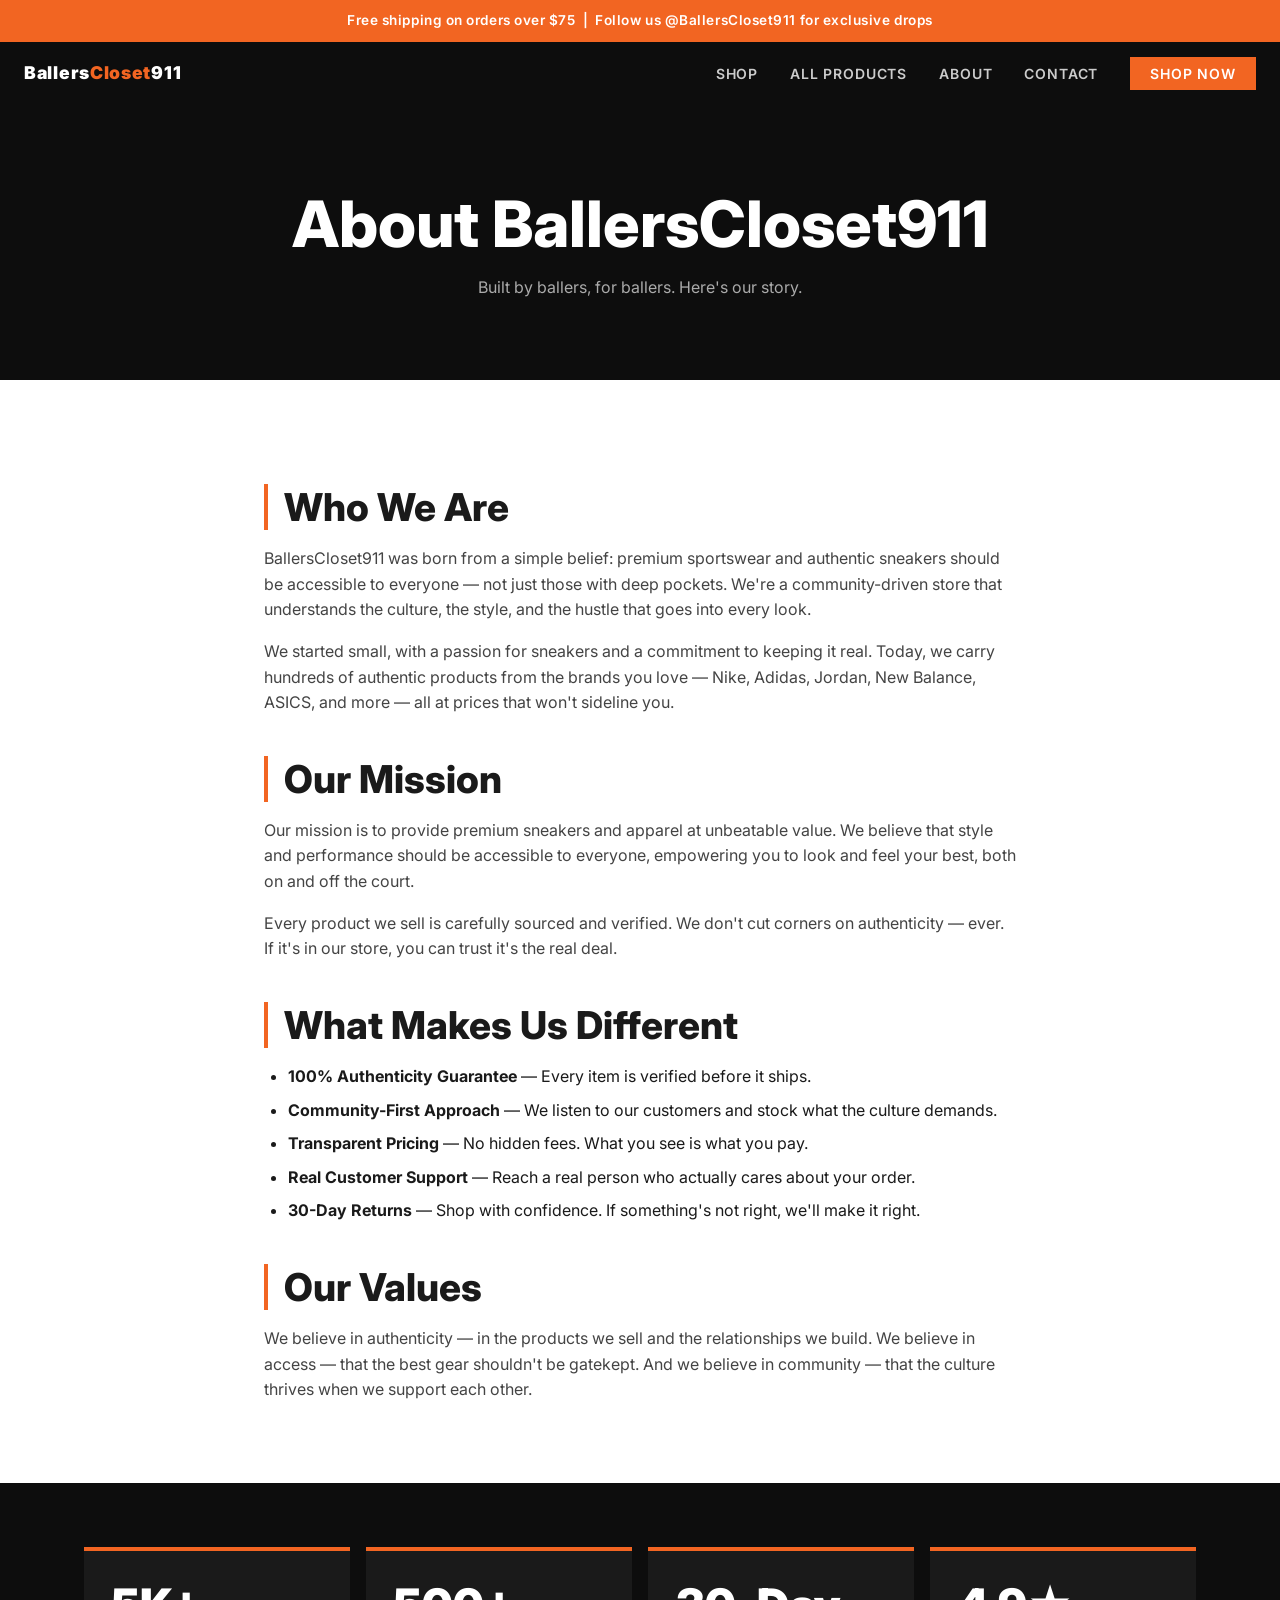
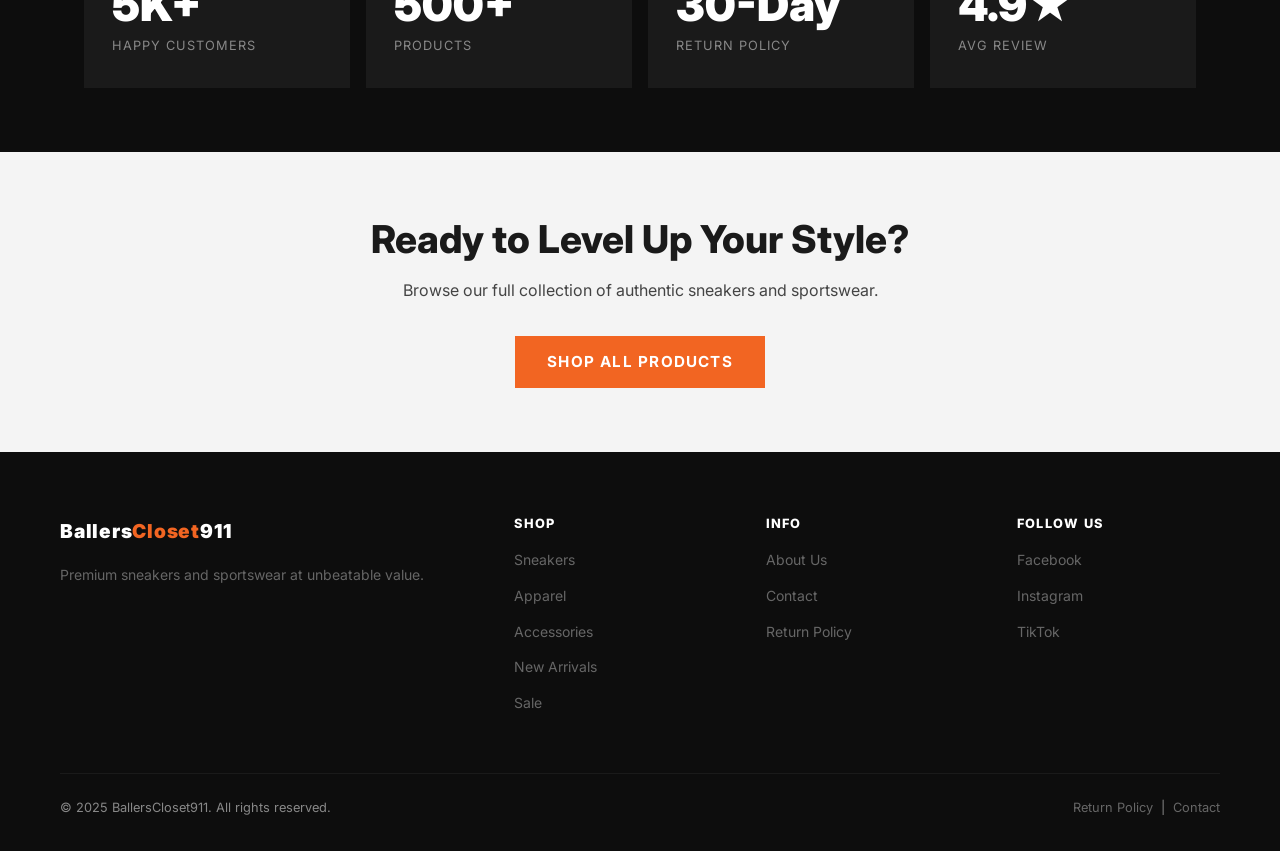
<file: website/about.html>
<!DOCTYPE html>
<html lang="en">
<head>
  <meta charset="UTF-8" />
  <meta name="viewport" content="width=device-width, initial-scale=1.0" />
  <title>About Us – BallersCloset911</title>
  <meta name="description" content="Learn the story behind BallersCloset911 — premium sportswear and sneakers built by the community, for the community." />
  <link rel="preconnect" href="https://fonts.googleapis.com" />
  <link rel="preconnect" href="https://fonts.gstatic.com" crossorigin />
  <link href="https://fonts.googleapis.com/css2?family=Inter:wght@400;600;700;800;900&display=swap" rel="stylesheet" />
  <link rel="stylesheet" href="css/style.css" />
</head>
<body>

  <div class="announcement">
    Free shipping on orders over $75 &nbsp;|&nbsp; Follow us @BallersCloset911 for exclusive drops
  </div>

  <nav class="nav">
    <a href="index.html" class="nav-logo">Ballers<span>Closet</span>911</a>
    <ul class="nav-links">
      <li><a href="index.html#categories">Shop</a></li>
      <li><a href="products.html">All Products</a></li>
      <li><a href="about.html">About</a></li>
      <li><a href="contact.html">Contact</a></li>
      <li><a href="products.html" class="nav-cta">Shop Now</a></li>
    </ul>
  </nav>

  <!-- PAGE HERO -->
  <div class="page-hero">
    <h1>About BallersCloset911</h1>
    <p>Built by ballers, for ballers. Here's our story.</p>
  </div>

  <!-- ABOUT CONTENT -->
  <section style="padding: 0;">
    <div class="page-content">

      <h2>Who We Are</h2>
      <p>BallersCloset911 was born from a simple belief: premium sportswear and authentic sneakers should be accessible to everyone — not just those with deep pockets. We're a community-driven store that understands the culture, the style, and the hustle that goes into every look.</p>
      <p>We started small, with a passion for sneakers and a commitment to keeping it real. Today, we carry hundreds of authentic products from the brands you love — Nike, Adidas, Jordan, New Balance, ASICS, and more — all at prices that won't sideline you.</p>

      <h2>Our Mission</h2>
      <p>Our mission is to provide premium sneakers and apparel at unbeatable value. We believe that style and performance should be accessible to everyone, empowering you to look and feel your best, both on and off the court.</p>
      <p>Every product we sell is carefully sourced and verified. We don't cut corners on authenticity — ever. If it's in our store, you can trust it's the real deal.</p>

      <h2>What Makes Us Different</h2>
      <ul>
        <li><strong>100% Authenticity Guarantee</strong> — Every item is verified before it ships.</li>
        <li><strong>Community-First Approach</strong> — We listen to our customers and stock what the culture demands.</li>
        <li><strong>Transparent Pricing</strong> — No hidden fees. What you see is what you pay.</li>
        <li><strong>Real Customer Support</strong> — Reach a real person who actually cares about your order.</li>
        <li><strong>30-Day Returns</strong> — Shop with confidence. If something's not right, we'll make it right.</li>
      </ul>

      <h2>Our Values</h2>
      <p>We believe in authenticity — in the products we sell and the relationships we build. We believe in access — that the best gear shouldn't be gatekept. And we believe in community — that the culture thrives when we support each other.</p>

    </div>
  </section>

  <!-- MISSION STATS (reused) -->
  <section class="mission" style="padding: 64px 0;">
    <div class="container">
      <div style="display:grid;grid-template-columns:repeat(4,1fr);gap:16px;">
        <div class="m-stat">
          <div class="number">5K+</div>
          <div class="label">Happy Customers</div>
        </div>
        <div class="m-stat">
          <div class="number">500+</div>
          <div class="label">Products</div>
        </div>
        <div class="m-stat">
          <div class="number">30-Day</div>
          <div class="label">Return Policy</div>
        </div>
        <div class="m-stat">
          <div class="number">4.9★</div>
          <div class="label">Avg Review</div>
        </div>
      </div>
    </div>
  </section>

  <!-- CTA -->
  <section style="background:var(--gray);text-align:center;padding:64px 24px;">
    <h2>Ready to Level Up Your Style?</h2>
    <p style="margin:16px 0 32px;">Browse our full collection of authentic sneakers and sportswear.</p>
    <a href="products.html" class="btn btn-primary">Shop All Products</a>
  </section>

  <!-- FOOTER -->
  <footer class="footer">
    <div class="footer-grid">
      <div class="footer-brand">
        <a href="index.html" class="nav-logo">Ballers<span>Closet</span>911</a>
        <p>Premium sneakers and sportswear at unbeatable value.</p>
      </div>
      <div class="footer-col">
        <h4>Shop</h4>
        <ul>
          <li><a href="products.html#sneakers">Sneakers</a></li>
          <li><a href="products.html#apparel">Apparel</a></li>
          <li><a href="products.html#accessories">Accessories</a></li>
          <li><a href="products.html#new">New Arrivals</a></li>
          <li><a href="products.html#sale">Sale</a></li>
        </ul>
      </div>
      <div class="footer-col">
        <h4>Info</h4>
        <ul>
          <li><a href="about.html">About Us</a></li>
          <li><a href="contact.html">Contact</a></li>
          <li><a href="return-policy.html">Return Policy</a></li>
        </ul>
      </div>
      <div class="footer-col">
        <h4>Follow Us</h4>
        <ul>
          <li><a href="#">Facebook</a></li>
          <li><a href="#">Instagram</a></li>
          <li><a href="#">TikTok</a></li>
        </ul>
      </div>
    </div>
    <div class="footer-bottom">
      <span>&copy; 2025 BallersCloset911. All rights reserved.</span>
      <span><a href="return-policy.html" style="color:#666;text-decoration:none;">Return Policy</a> &nbsp;|&nbsp; <a href="contact.html" style="color:#666;text-decoration:none;">Contact</a></span>
    </div>
  </footer>

</body>
</html>
</file>
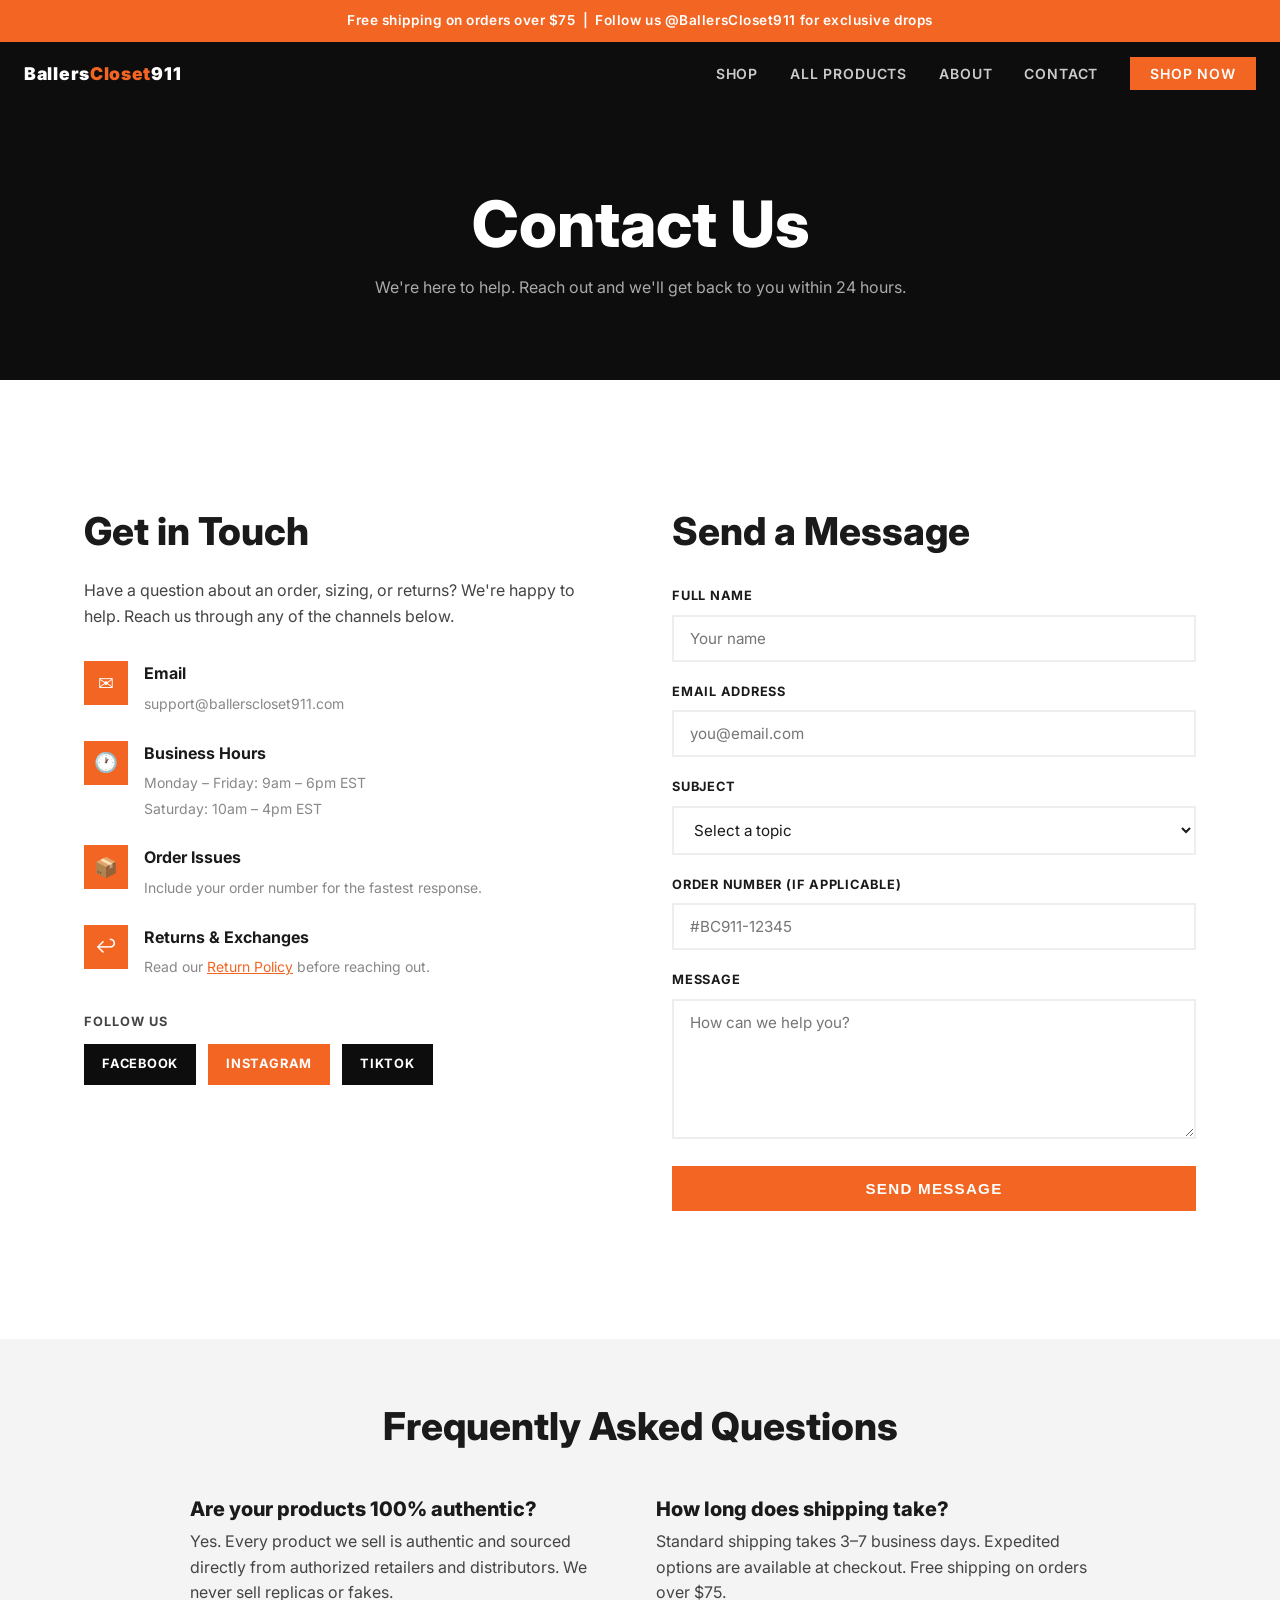
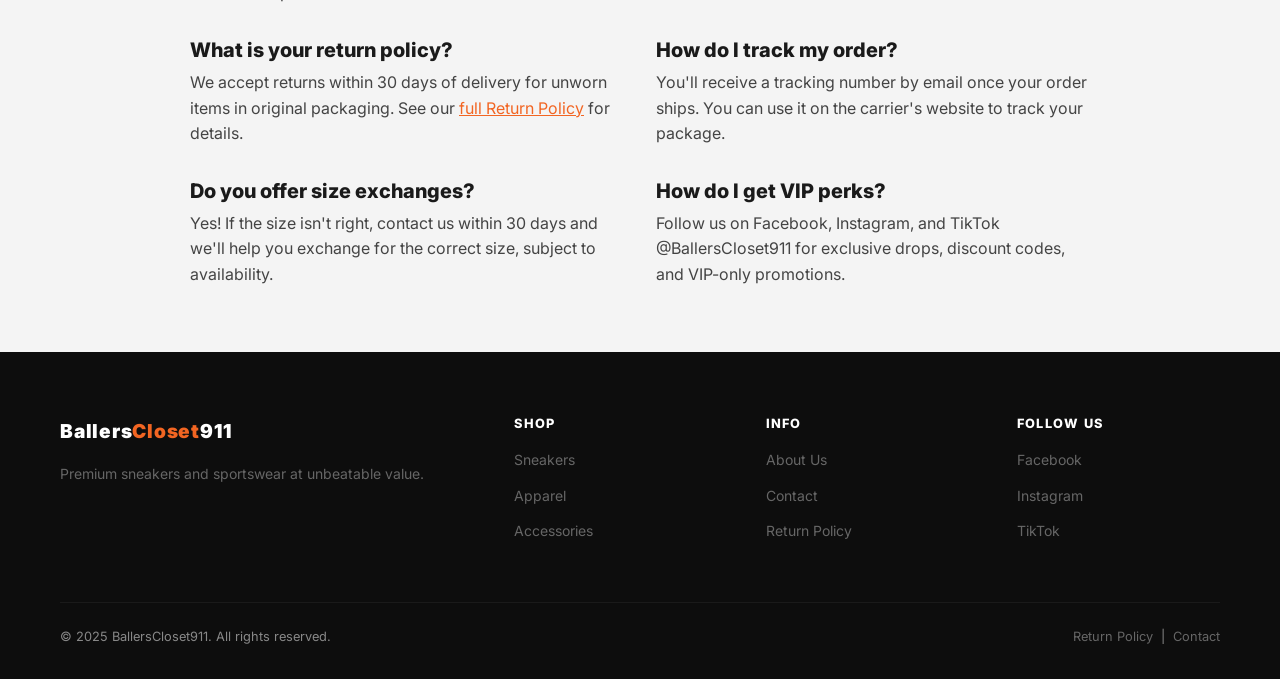
<file: website/contact.html>
<!DOCTYPE html>
<html lang="en">
<head>
  <meta charset="UTF-8" />
  <meta name="viewport" content="width=device-width, initial-scale=1.0" />
  <title>Contact Us – BallersCloset911</title>
  <meta name="description" content="Get in touch with BallersCloset911. We're here to help with orders, sizing, returns, and anything else you need." />
  <link rel="preconnect" href="https://fonts.googleapis.com" />
  <link rel="preconnect" href="https://fonts.gstatic.com" crossorigin />
  <link href="https://fonts.googleapis.com/css2?family=Inter:wght@400;600;700;800;900&display=swap" rel="stylesheet" />
  <link rel="stylesheet" href="css/style.css" />
</head>
<body>

  <div class="announcement">
    Free shipping on orders over $75 &nbsp;|&nbsp; Follow us @BallersCloset911 for exclusive drops
  </div>

  <nav class="nav">
    <a href="index.html" class="nav-logo">Ballers<span>Closet</span>911</a>
    <ul class="nav-links">
      <li><a href="index.html#categories">Shop</a></li>
      <li><a href="products.html">All Products</a></li>
      <li><a href="about.html">About</a></li>
      <li><a href="contact.html">Contact</a></li>
      <li><a href="products.html" class="nav-cta">Shop Now</a></li>
    </ul>
  </nav>

  <!-- PAGE HERO -->
  <div class="page-hero">
    <h1>Contact Us</h1>
    <p>We're here to help. Reach out and we'll get back to you within 24 hours.</p>
  </div>

  <!-- CONTACT GRID -->
  <section style="padding: 64px 0;">
    <div class="contact-grid">

      <!-- CONTACT INFO -->
      <div class="contact-info">
        <h2>Get in Touch</h2>
        <p style="margin-bottom:32px;">Have a question about an order, sizing, or returns? We're happy to help. Reach us through any of the channels below.</p>

        <div class="contact-detail">
          <div class="contact-icon">✉</div>
          <div>
            <strong>Email</strong>
            <span>support@ballerscloset911.com</span>
          </div>
        </div>

        <div class="contact-detail">
          <div class="contact-icon">🕐</div>
          <div>
            <strong>Business Hours</strong>
            <span>Monday – Friday: 9am – 6pm EST<br />Saturday: 10am – 4pm EST</span>
          </div>
        </div>

        <div class="contact-detail">
          <div class="contact-icon">📦</div>
          <div>
            <strong>Order Issues</strong>
            <span>Include your order number for the fastest response.</span>
          </div>
        </div>

        <div class="contact-detail">
          <div class="contact-icon">↩</div>
          <div>
            <strong>Returns & Exchanges</strong>
            <span>Read our <a href="return-policy.html" style="color:var(--orange);">Return Policy</a> before reaching out.</span>
          </div>
        </div>

        <div style="margin-top:32px;">
          <p style="font-size:0.8rem;font-weight:700;text-transform:uppercase;letter-spacing:0.08em;margin-bottom:12px;">Follow Us</p>
          <div style="display:flex;gap:12px;">
            <a href="#" style="padding:10px 18px;background:var(--black);color:#fff;text-decoration:none;font-size:0.8rem;font-weight:700;text-transform:uppercase;letter-spacing:0.06em;">Facebook</a>
            <a href="#" style="padding:10px 18px;background:var(--orange);color:#fff;text-decoration:none;font-size:0.8rem;font-weight:700;text-transform:uppercase;letter-spacing:0.06em;">Instagram</a>
            <a href="#" style="padding:10px 18px;background:var(--black);color:#fff;text-decoration:none;font-size:0.8rem;font-weight:700;text-transform:uppercase;letter-spacing:0.06em;">TikTok</a>
          </div>
        </div>
      </div>

      <!-- CONTACT FORM -->
      <div>
        <h2 style="margin-bottom:32px;">Send a Message</h2>
        <form>
          <div class="form-group">
            <label for="name">Full Name</label>
            <input type="text" id="name" name="name" placeholder="Your name" required />
          </div>
          <div class="form-group">
            <label for="email">Email Address</label>
            <input type="email" id="email" name="email" placeholder="you@email.com" required />
          </div>
          <div class="form-group">
            <label for="subject">Subject</label>
            <select id="subject" name="subject">
              <option value="">Select a topic</option>
              <option value="order">Order Status</option>
              <option value="return">Return / Exchange</option>
              <option value="sizing">Sizing Help</option>
              <option value="product">Product Question</option>
              <option value="other">Other</option>
            </select>
          </div>
          <div class="form-group">
            <label for="order">Order Number (if applicable)</label>
            <input type="text" id="order" name="order" placeholder="#BC911-12345" />
          </div>
          <div class="form-group">
            <label for="message">Message</label>
            <textarea id="message" name="message" placeholder="How can we help you?" required></textarea>
          </div>
          <button type="submit" class="btn btn-primary" style="width:100%;">Send Message</button>
        </form>
      </div>

    </div>
  </section>

  <!-- FAQ -->
  <section id="faq" style="background:var(--gray);padding:64px 0;">
    <div class="container">
      <h2 style="text-align:center;margin-bottom:48px;">Frequently Asked Questions</h2>
      <div style="display:grid;grid-template-columns:1fr 1fr;gap:32px;max-width:900px;margin:0 auto;">

        <div>
          <h3 style="margin-bottom:8px;">Are your products 100% authentic?</h3>
          <p>Yes. Every product we sell is authentic and sourced directly from authorized retailers and distributors. We never sell replicas or fakes.</p>
        </div>

        <div>
          <h3 style="margin-bottom:8px;">How long does shipping take?</h3>
          <p>Standard shipping takes 3–7 business days. Expedited options are available at checkout. Free shipping on orders over $75.</p>
        </div>

        <div>
          <h3 style="margin-bottom:8px;">What is your return policy?</h3>
          <p>We accept returns within 30 days of delivery for unworn items in original packaging. See our <a href="return-policy.html" style="color:var(--orange);">full Return Policy</a> for details.</p>
        </div>

        <div>
          <h3 style="margin-bottom:8px;">How do I track my order?</h3>
          <p>You'll receive a tracking number by email once your order ships. You can use it on the carrier's website to track your package.</p>
        </div>

        <div>
          <h3 style="margin-bottom:8px;">Do you offer size exchanges?</h3>
          <p>Yes! If the size isn't right, contact us within 30 days and we'll help you exchange for the correct size, subject to availability.</p>
        </div>

        <div>
          <h3 style="margin-bottom:8px;">How do I get VIP perks?</h3>
          <p>Follow us on Facebook, Instagram, and TikTok @BallersCloset911 for exclusive drops, discount codes, and VIP-only promotions.</p>
        </div>

      </div>
    </div>
  </section>

  <!-- FOOTER -->
  <footer class="footer">
    <div class="footer-grid">
      <div class="footer-brand">
        <a href="index.html" class="nav-logo">Ballers<span>Closet</span>911</a>
        <p>Premium sneakers and sportswear at unbeatable value.</p>
      </div>
      <div class="footer-col">
        <h4>Shop</h4>
        <ul>
          <li><a href="products.html#sneakers">Sneakers</a></li>
          <li><a href="products.html#apparel">Apparel</a></li>
          <li><a href="products.html#accessories">Accessories</a></li>
        </ul>
      </div>
      <div class="footer-col">
        <h4>Info</h4>
        <ul>
          <li><a href="about.html">About Us</a></li>
          <li><a href="contact.html">Contact</a></li>
          <li><a href="return-policy.html">Return Policy</a></li>
        </ul>
      </div>
      <div class="footer-col">
        <h4>Follow Us</h4>
        <ul>
          <li><a href="#">Facebook</a></li>
          <li><a href="#">Instagram</a></li>
          <li><a href="#">TikTok</a></li>
        </ul>
      </div>
    </div>
    <div class="footer-bottom">
      <span>&copy; 2025 BallersCloset911. All rights reserved.</span>
      <span><a href="return-policy.html" style="color:#666;text-decoration:none;">Return Policy</a> &nbsp;|&nbsp; <a href="contact.html" style="color:#666;text-decoration:none;">Contact</a></span>
    </div>
  </footer>

</body>
</html>
</file>
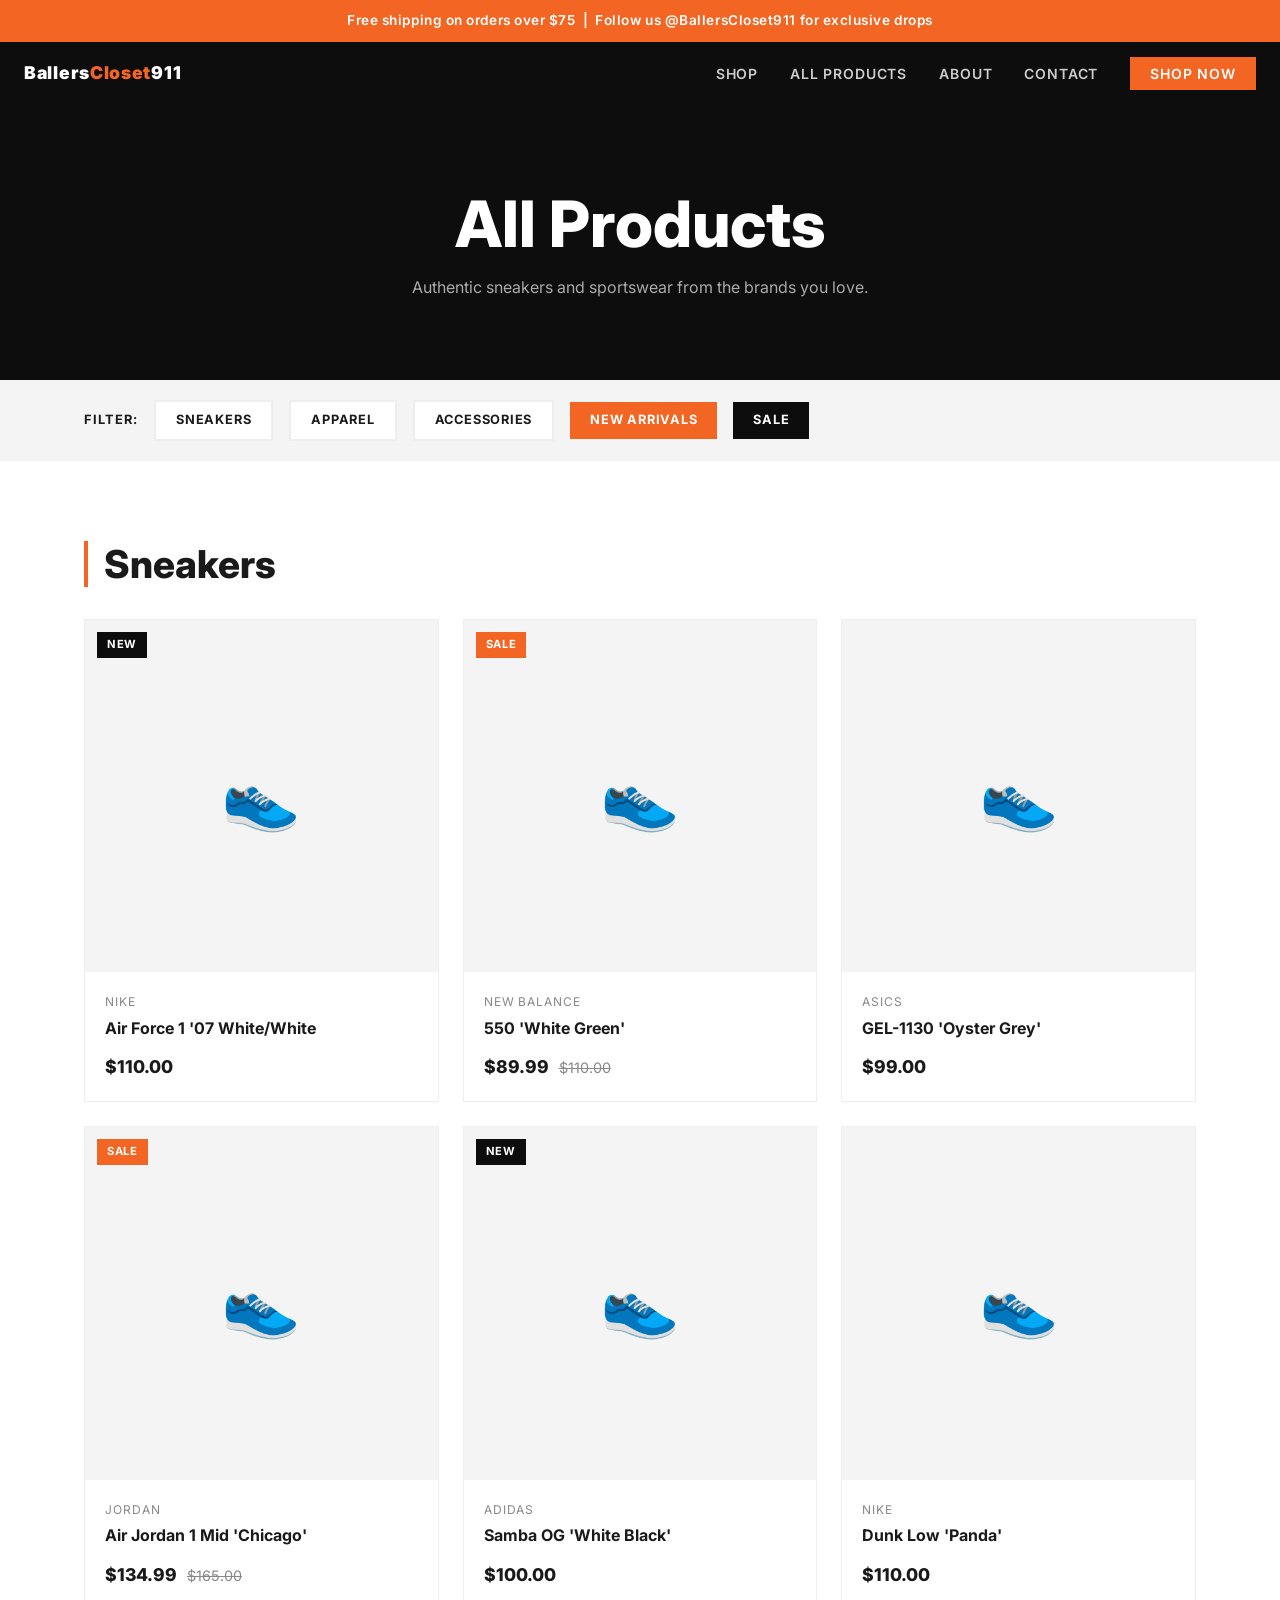
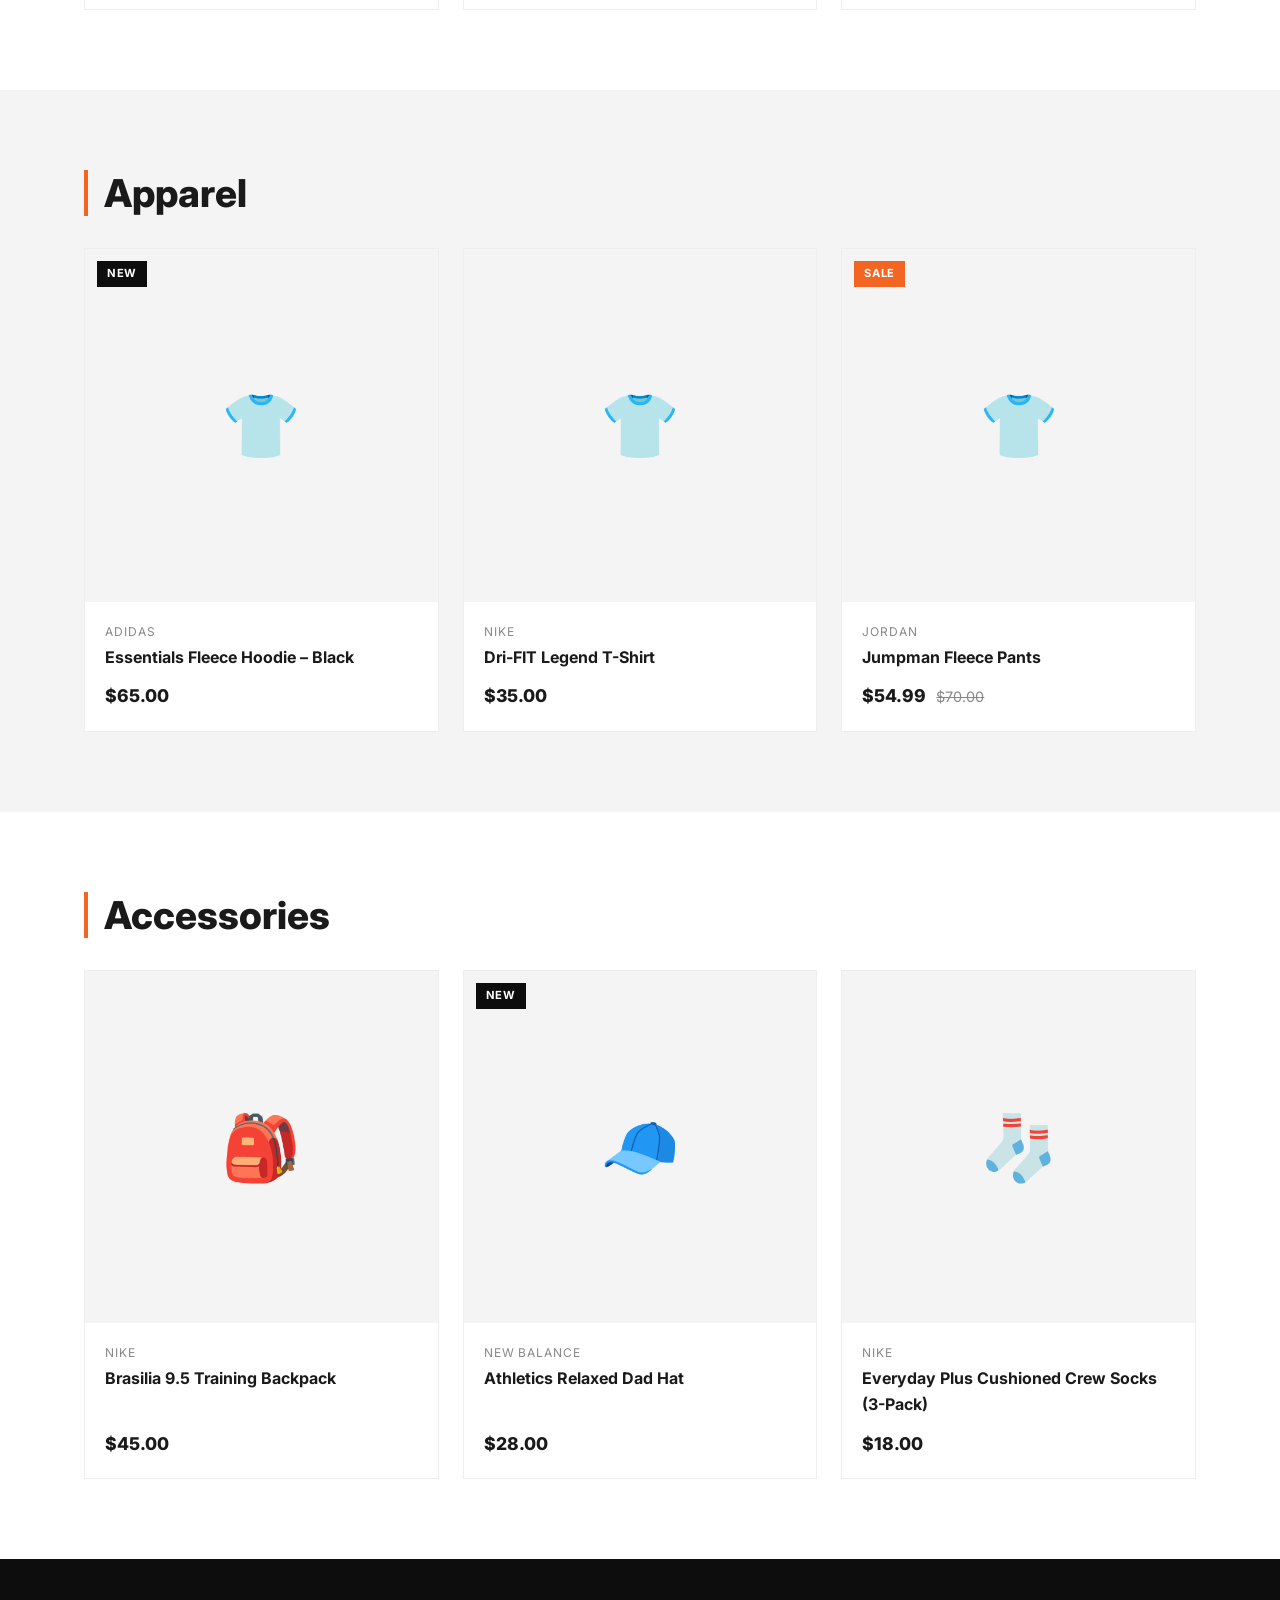
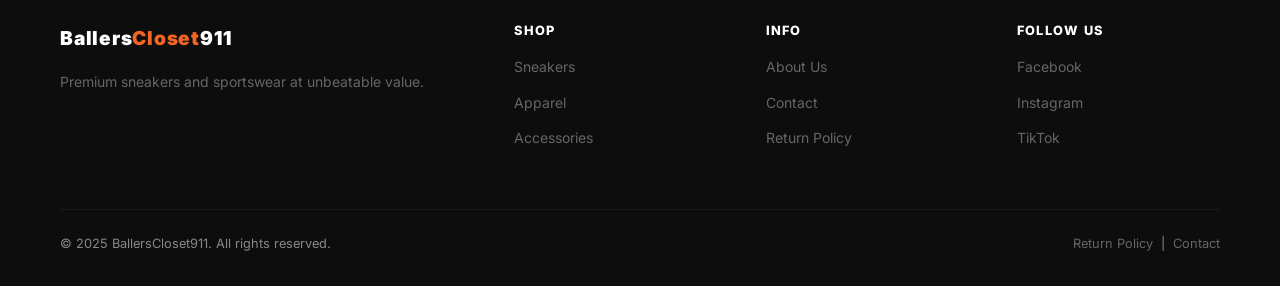
<file: website/products.html>
<!DOCTYPE html>
<html lang="en">
<head>
  <meta charset="UTF-8" />
  <meta name="viewport" content="width=device-width, initial-scale=1.0" />
  <title>All Products – BallersCloset911</title>
  <meta name="description" content="Shop authentic Nike, Adidas, Jordan, New Balance, and ASICS sneakers and sportswear at BallersCloset911." />
  <link rel="preconnect" href="https://fonts.googleapis.com" />
  <link rel="preconnect" href="https://fonts.gstatic.com" crossorigin />
  <link href="https://fonts.googleapis.com/css2?family=Inter:wght@400;600;700;800;900&display=swap" rel="stylesheet" />
  <link rel="stylesheet" href="css/style.css" />
</head>
<body>

  <div class="announcement">
    Free shipping on orders over $75 &nbsp;|&nbsp; Follow us @BallersCloset911 for exclusive drops
  </div>

  <nav class="nav">
    <a href="index.html" class="nav-logo">Ballers<span>Closet</span>911</a>
    <ul class="nav-links">
      <li><a href="index.html#categories">Shop</a></li>
      <li><a href="products.html">All Products</a></li>
      <li><a href="about.html">About</a></li>
      <li><a href="contact.html">Contact</a></li>
      <li><a href="products.html" class="nav-cta">Shop Now</a></li>
    </ul>
  </nav>

  <!-- PAGE HERO -->
  <div class="page-hero">
    <h1>All Products</h1>
    <p>Authentic sneakers and sportswear from the brands you love.</p>
  </div>

  <!-- FILTER BAR -->
  <div style="background:var(--gray);padding:20px 24px;">
    <div class="container" style="display:flex;gap:16px;flex-wrap:wrap;align-items:center;">
      <strong style="font-size:0.8rem;text-transform:uppercase;letter-spacing:0.08em;">Filter:</strong>
      <a href="#sneakers" style="padding:8px 20px;background:#fff;font-size:0.8rem;font-weight:700;text-decoration:none;color:#1a1a1a;border:2px solid #eee;text-transform:uppercase;letter-spacing:0.06em;">Sneakers</a>
      <a href="#apparel"  style="padding:8px 20px;background:#fff;font-size:0.8rem;font-weight:700;text-decoration:none;color:#1a1a1a;border:2px solid #eee;text-transform:uppercase;letter-spacing:0.06em;">Apparel</a>
      <a href="#accessories" style="padding:8px 20px;background:#fff;font-size:0.8rem;font-weight:700;text-decoration:none;color:#1a1a1a;border:2px solid #eee;text-transform:uppercase;letter-spacing:0.06em;">Accessories</a>
      <a href="#new"  style="padding:8px 20px;background:var(--orange);color:#fff;font-size:0.8rem;font-weight:700;text-decoration:none;text-transform:uppercase;letter-spacing:0.06em;">New Arrivals</a>
      <a href="#sale" style="padding:8px 20px;background:var(--black);color:#fff;font-size:0.8rem;font-weight:700;text-decoration:none;text-transform:uppercase;letter-spacing:0.06em;">Sale</a>
    </div>
  </div>

  <!-- SNEAKERS -->
  <section id="sneakers">
    <div class="container">
      <h2 style="margin-bottom:32px;padding-left:16px;border-left:4px solid var(--orange);">Sneakers</h2>
      <div class="product-grid">

        <a href="#" class="product-card">
          <div class="product-img">👟 <span class="badge-new">New</span></div>
          <div class="product-info">
            <div class="product-brand">Nike</div>
            <div class="product-name">Air Force 1 '07 White/White</div>
            <div class="product-pricing"><span class="price">$110.00</span></div>
          </div>
        </a>

        <a href="#" class="product-card">
          <div class="product-img">👟 <span class="badge-sale">Sale</span></div>
          <div class="product-info">
            <div class="product-brand">New Balance</div>
            <div class="product-name">550 'White Green'</div>
            <div class="product-pricing">
              <span class="price">$89.99</span>
              <span class="price-original">$110.00</span>
            </div>
          </div>
        </a>

        <a href="#" class="product-card">
          <div class="product-img">👟</div>
          <div class="product-info">
            <div class="product-brand">ASICS</div>
            <div class="product-name">GEL-1130 'Oyster Grey'</div>
            <div class="product-pricing"><span class="price">$99.00</span></div>
          </div>
        </a>

        <a href="#" class="product-card">
          <div class="product-img">👟 <span class="badge-sale">Sale</span></div>
          <div class="product-info">
            <div class="product-brand">Jordan</div>
            <div class="product-name">Air Jordan 1 Mid 'Chicago'</div>
            <div class="product-pricing">
              <span class="price">$134.99</span>
              <span class="price-original">$165.00</span>
            </div>
          </div>
        </a>

        <a href="#" class="product-card">
          <div class="product-img">👟 <span class="badge-new">New</span></div>
          <div class="product-info">
            <div class="product-brand">Adidas</div>
            <div class="product-name">Samba OG 'White Black'</div>
            <div class="product-pricing"><span class="price">$100.00</span></div>
          </div>
        </a>

        <a href="#" class="product-card">
          <div class="product-img">👟</div>
          <div class="product-info">
            <div class="product-brand">Nike</div>
            <div class="product-name">Dunk Low 'Panda'</div>
            <div class="product-pricing"><span class="price">$110.00</span></div>
          </div>
        </a>

      </div>
    </div>
  </section>

  <!-- APPAREL -->
  <section id="apparel" style="background:var(--gray);">
    <div class="container">
      <h2 style="margin-bottom:32px;padding-left:16px;border-left:4px solid var(--orange);">Apparel</h2>
      <div class="product-grid">

        <a href="#" class="product-card">
          <div class="product-img">👕 <span class="badge-new">New</span></div>
          <div class="product-info">
            <div class="product-brand">Adidas</div>
            <div class="product-name">Essentials Fleece Hoodie – Black</div>
            <div class="product-pricing"><span class="price">$65.00</span></div>
          </div>
        </a>

        <a href="#" class="product-card">
          <div class="product-img">👕</div>
          <div class="product-info">
            <div class="product-brand">Nike</div>
            <div class="product-name">Dri-FIT Legend T-Shirt</div>
            <div class="product-pricing"><span class="price">$35.00</span></div>
          </div>
        </a>

        <a href="#" class="product-card">
          <div class="product-img">👕 <span class="badge-sale">Sale</span></div>
          <div class="product-info">
            <div class="product-brand">Jordan</div>
            <div class="product-name">Jumpman Fleece Pants</div>
            <div class="product-pricing">
              <span class="price">$54.99</span>
              <span class="price-original">$70.00</span>
            </div>
          </div>
        </a>

      </div>
    </div>
  </section>

  <!-- ACCESSORIES -->
  <section id="accessories">
    <div class="container">
      <h2 style="margin-bottom:32px;padding-left:16px;border-left:4px solid var(--orange);">Accessories</h2>
      <div class="product-grid">

        <a href="#" class="product-card">
          <div class="product-img">🎒</div>
          <div class="product-info">
            <div class="product-brand">Nike</div>
            <div class="product-name">Brasilia 9.5 Training Backpack</div>
            <div class="product-pricing"><span class="price">$45.00</span></div>
          </div>
        </a>

        <a href="#" class="product-card">
          <div class="product-img">🧢 <span class="badge-new">New</span></div>
          <div class="product-info">
            <div class="product-brand">New Balance</div>
            <div class="product-name">Athletics Relaxed Dad Hat</div>
            <div class="product-pricing"><span class="price">$28.00</span></div>
          </div>
        </a>

        <a href="#" class="product-card">
          <div class="product-img">🧦</div>
          <div class="product-info">
            <div class="product-brand">Nike</div>
            <div class="product-name">Everyday Plus Cushioned Crew Socks (3-Pack)</div>
            <div class="product-pricing"><span class="price">$18.00</span></div>
          </div>
        </a>

      </div>
    </div>
  </section>

  <!-- FOOTER -->
  <footer class="footer">
    <div class="footer-grid">
      <div class="footer-brand">
        <a href="index.html" class="nav-logo">Ballers<span>Closet</span>911</a>
        <p>Premium sneakers and sportswear at unbeatable value.</p>
      </div>
      <div class="footer-col">
        <h4>Shop</h4>
        <ul>
          <li><a href="#sneakers">Sneakers</a></li>
          <li><a href="#apparel">Apparel</a></li>
          <li><a href="#accessories">Accessories</a></li>
        </ul>
      </div>
      <div class="footer-col">
        <h4>Info</h4>
        <ul>
          <li><a href="about.html">About Us</a></li>
          <li><a href="contact.html">Contact</a></li>
          <li><a href="return-policy.html">Return Policy</a></li>
        </ul>
      </div>
      <div class="footer-col">
        <h4>Follow Us</h4>
        <ul>
          <li><a href="#">Facebook</a></li>
          <li><a href="#">Instagram</a></li>
          <li><a href="#">TikTok</a></li>
        </ul>
      </div>
    </div>
    <div class="footer-bottom">
      <span>&copy; 2025 BallersCloset911. All rights reserved.</span>
      <span><a href="return-policy.html" style="color:#666;text-decoration:none;">Return Policy</a> &nbsp;|&nbsp; <a href="contact.html" style="color:#666;text-decoration:none;">Contact</a></span>
    </div>
  </footer>

</body>
</html>
</file>
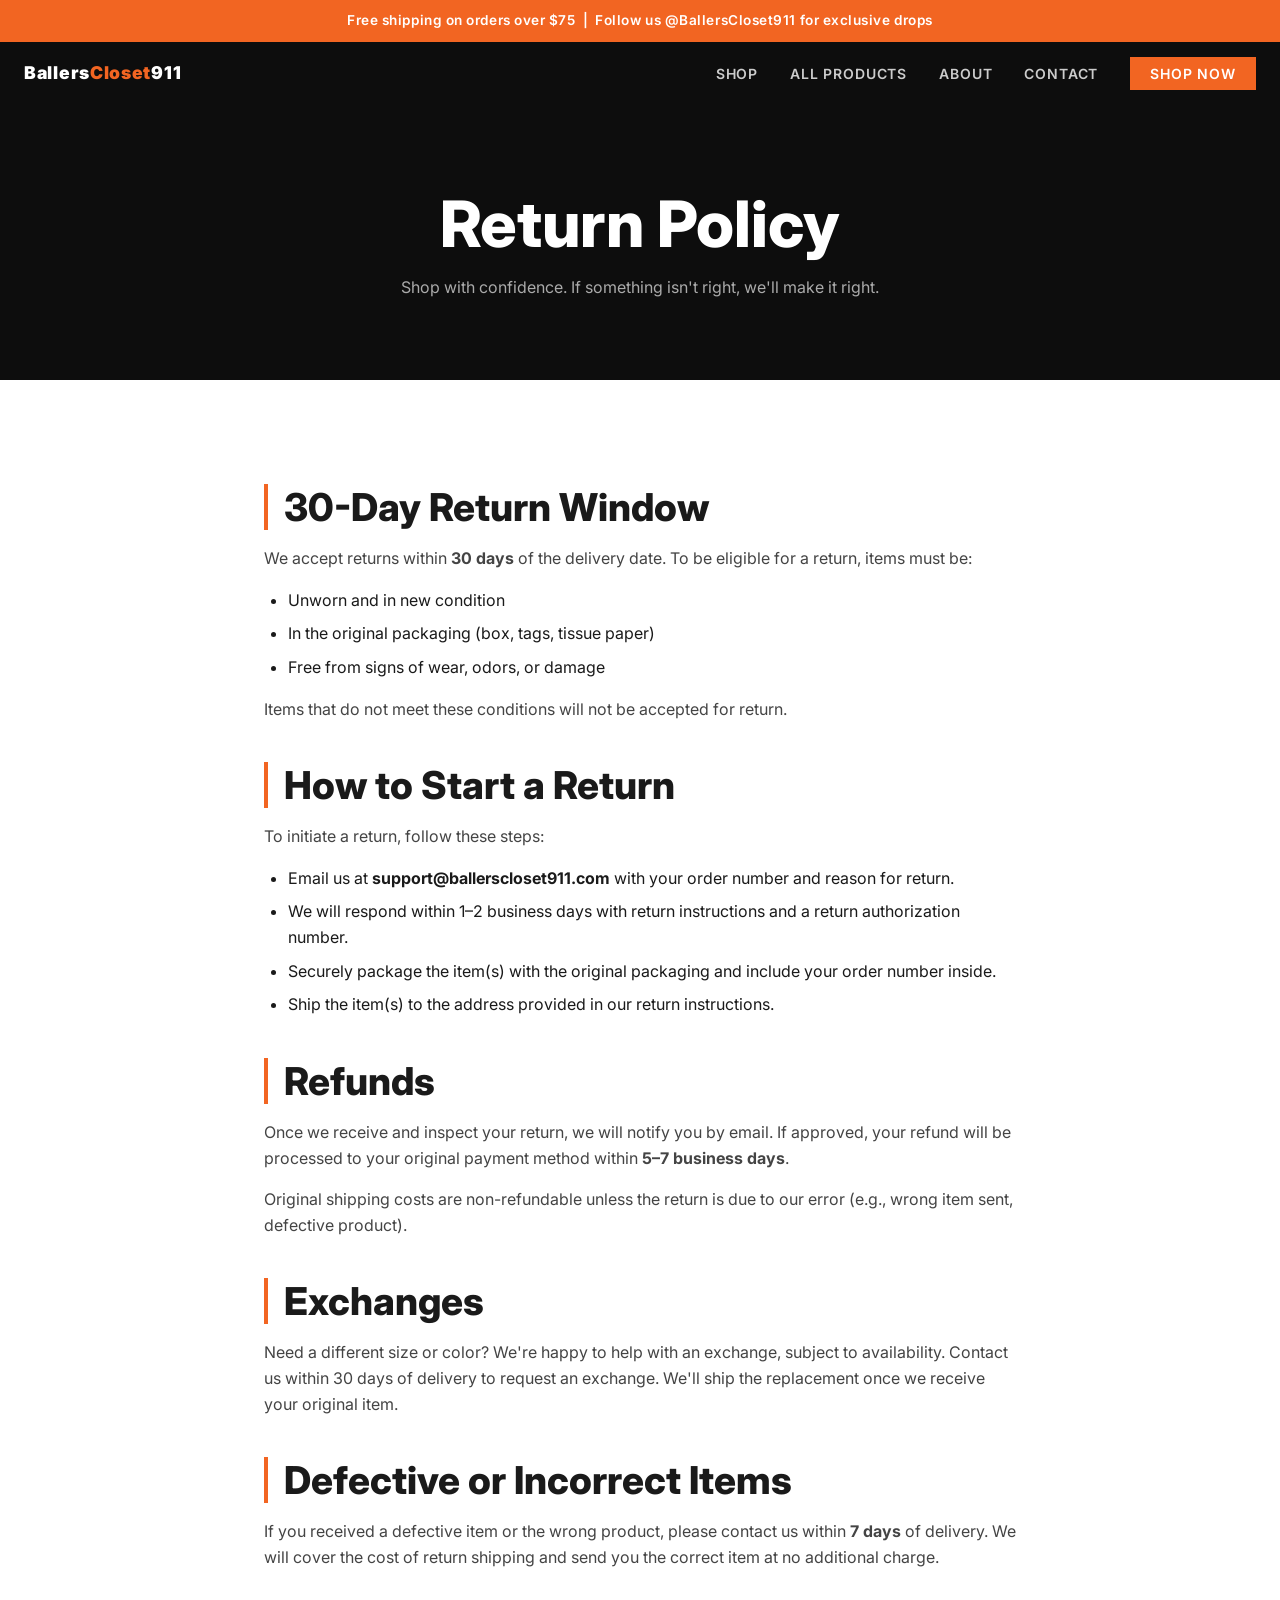
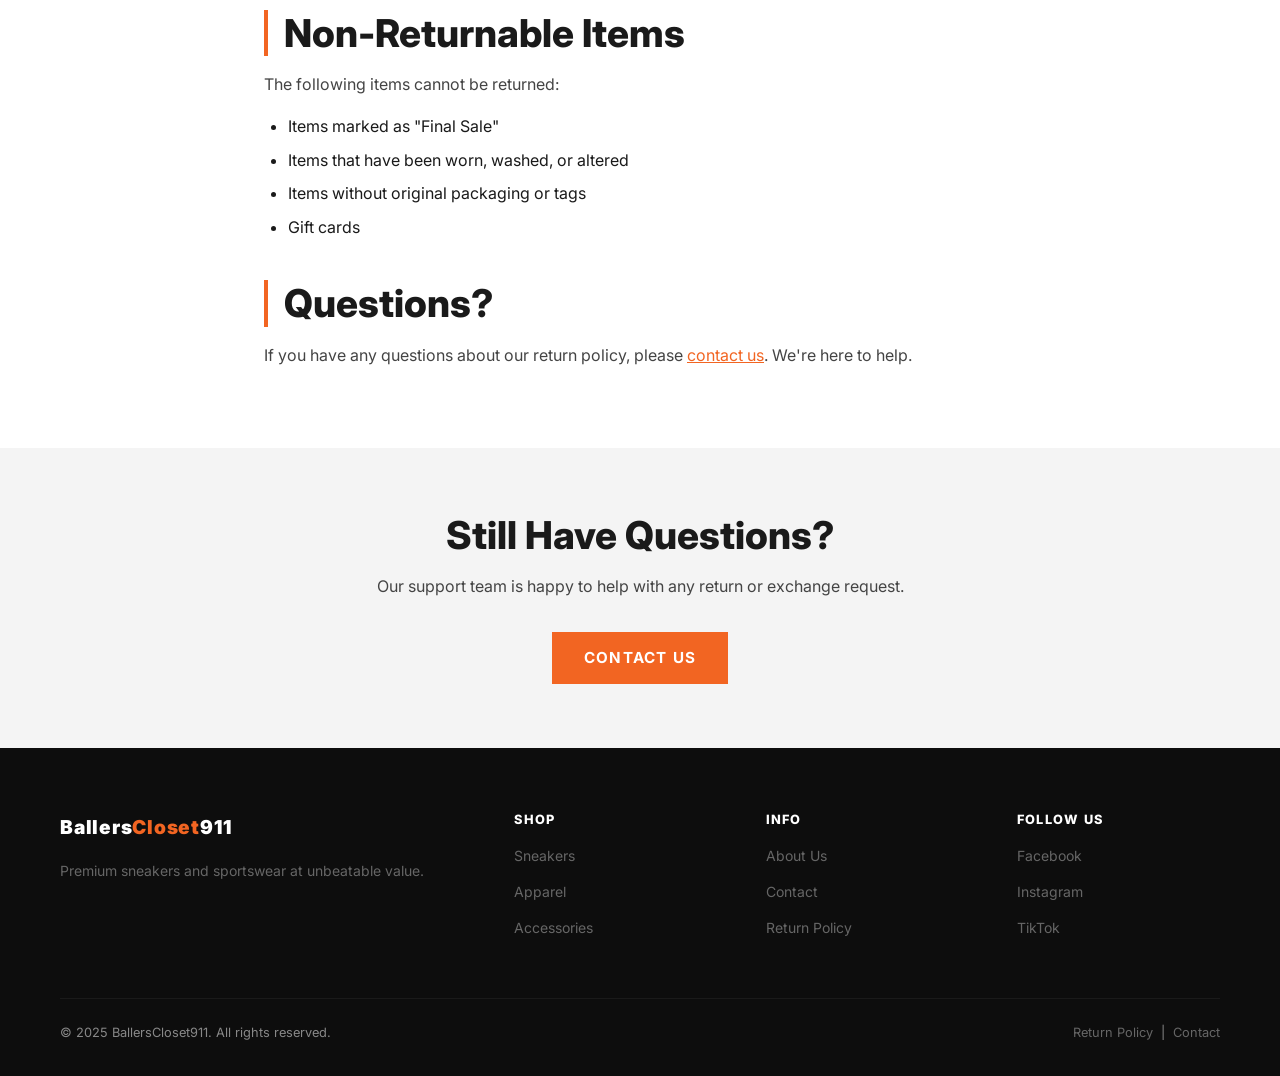
<file: website/return-policy.html>
<!DOCTYPE html>
<html lang="en">
<head>
  <meta charset="UTF-8" />
  <meta name="viewport" content="width=device-width, initial-scale=1.0" />
  <title>Return Policy – BallersCloset911</title>
  <meta name="description" content="BallersCloset911 accepts returns within 30 days. Read our full return and exchange policy." />
  <link rel="preconnect" href="https://fonts.googleapis.com" />
  <link rel="preconnect" href="https://fonts.gstatic.com" crossorigin />
  <link href="https://fonts.googleapis.com/css2?family=Inter:wght@400;600;700;800;900&display=swap" rel="stylesheet" />
  <link rel="stylesheet" href="css/style.css" />
</head>
<body>

  <div class="announcement">
    Free shipping on orders over $75 &nbsp;|&nbsp; Follow us @BallersCloset911 for exclusive drops
  </div>

  <nav class="nav">
    <a href="index.html" class="nav-logo">Ballers<span>Closet</span>911</a>
    <ul class="nav-links">
      <li><a href="index.html#categories">Shop</a></li>
      <li><a href="products.html">All Products</a></li>
      <li><a href="about.html">About</a></li>
      <li><a href="contact.html">Contact</a></li>
      <li><a href="products.html" class="nav-cta">Shop Now</a></li>
    </ul>
  </nav>

  <!-- PAGE HERO -->
  <div class="page-hero">
    <h1>Return Policy</h1>
    <p>Shop with confidence. If something isn't right, we'll make it right.</p>
  </div>

  <!-- POLICY CONTENT -->
  <section style="padding: 0;">
    <div class="page-content">

      <h2>30-Day Return Window</h2>
      <p>We accept returns within <strong>30 days</strong> of the delivery date. To be eligible for a return, items must be:</p>
      <ul>
        <li>Unworn and in new condition</li>
        <li>In the original packaging (box, tags, tissue paper)</li>
        <li>Free from signs of wear, odors, or damage</li>
      </ul>
      <p>Items that do not meet these conditions will not be accepted for return.</p>

      <h2>How to Start a Return</h2>
      <p>To initiate a return, follow these steps:</p>
      <ul>
        <li>Email us at <strong>support@ballerscloset911.com</strong> with your order number and reason for return.</li>
        <li>We will respond within 1–2 business days with return instructions and a return authorization number.</li>
        <li>Securely package the item(s) with the original packaging and include your order number inside.</li>
        <li>Ship the item(s) to the address provided in our return instructions.</li>
      </ul>

      <h2>Refunds</h2>
      <p>Once we receive and inspect your return, we will notify you by email. If approved, your refund will be processed to your original payment method within <strong>5–7 business days</strong>.</p>
      <p>Original shipping costs are non-refundable unless the return is due to our error (e.g., wrong item sent, defective product).</p>

      <h2>Exchanges</h2>
      <p>Need a different size or color? We're happy to help with an exchange, subject to availability. Contact us within 30 days of delivery to request an exchange. We'll ship the replacement once we receive your original item.</p>

      <h2>Defective or Incorrect Items</h2>
      <p>If you received a defective item or the wrong product, please contact us within <strong>7 days</strong> of delivery. We will cover the cost of return shipping and send you the correct item at no additional charge.</p>

      <h2>Non-Returnable Items</h2>
      <p>The following items cannot be returned:</p>
      <ul>
        <li>Items marked as "Final Sale"</li>
        <li>Items that have been worn, washed, or altered</li>
        <li>Items without original packaging or tags</li>
        <li>Gift cards</li>
      </ul>

      <h2>Questions?</h2>
      <p>If you have any questions about our return policy, please <a href="contact.html" style="color:var(--orange);">contact us</a>. We're here to help.</p>

    </div>
  </section>

  <!-- CTA -->
  <section style="background:var(--gray);text-align:center;padding:64px 24px;">
    <h2>Still Have Questions?</h2>
    <p style="margin:16px 0 32px;">Our support team is happy to help with any return or exchange request.</p>
    <a href="contact.html" class="btn btn-primary">Contact Us</a>
  </section>

  <!-- FOOTER -->
  <footer class="footer">
    <div class="footer-grid">
      <div class="footer-brand">
        <a href="index.html" class="nav-logo">Ballers<span>Closet</span>911</a>
        <p>Premium sneakers and sportswear at unbeatable value.</p>
      </div>
      <div class="footer-col">
        <h4>Shop</h4>
        <ul>
          <li><a href="products.html#sneakers">Sneakers</a></li>
          <li><a href="products.html#apparel">Apparel</a></li>
          <li><a href="products.html#accessories">Accessories</a></li>
        </ul>
      </div>
      <div class="footer-col">
        <h4>Info</h4>
        <ul>
          <li><a href="about.html">About Us</a></li>
          <li><a href="contact.html">Contact</a></li>
          <li><a href="return-policy.html">Return Policy</a></li>
        </ul>
      </div>
      <div class="footer-col">
        <h4>Follow Us</h4>
        <ul>
          <li><a href="#">Facebook</a></li>
          <li><a href="#">Instagram</a></li>
          <li><a href="#">TikTok</a></li>
        </ul>
      </div>
    </div>
    <div class="footer-bottom">
      <span>&copy; 2025 BallersCloset911. All rights reserved.</span>
      <span><a href="return-policy.html" style="color:#666;text-decoration:none;">Return Policy</a> &nbsp;|&nbsp; <a href="contact.html" style="color:#666;text-decoration:none;">Contact</a></span>
    </div>
  </footer>

</body>
</html>
</file>
<file: website/css/style.css>
/* ===== FLAT DESIGN - BALLERSCLOSET911 ===== */

*, *::before, *::after {
  box-sizing: border-box;
  margin: 0;
  padding: 0;
}

:root {
  --black:   #0d0d0d;
  --white:   #ffffff;
  --orange:  #f26522;
  --gray:    #f4f4f4;
  --mid-gray:#888888;
  --text:    #1a1a1a;
}

html { scroll-behavior: smooth; }

body {
  font-family: 'Inter', 'Helvetica Neue', Arial, sans-serif;
  color: var(--text);
  background: var(--white);
  line-height: 1.6;
}

/* ----- TYPOGRAPHY ----- */
h1, h2, h3, h4 { line-height: 1.2; font-weight: 800; }
h1 { font-size: clamp(2.2rem, 5vw, 4rem); }
h2 { font-size: clamp(1.6rem, 3vw, 2.4rem); }
h3 { font-size: 1.25rem; }
p  { font-size: 1rem; color: #444; }

/* ----- LAYOUT ----- */
.container {
  max-width: 1160px;
  margin: 0 auto;
  padding: 0 24px;
}

section { padding: 80px 0; }

/* ----- BUTTONS ----- */
.btn {
  display: inline-block;
  padding: 14px 32px;
  font-size: 0.95rem;
  font-weight: 700;
  text-decoration: none;
  text-transform: uppercase;
  letter-spacing: 0.08em;
  cursor: pointer;
  border: none;
  transition: background 0.15s, color 0.15s;
}

.btn-primary {
  background: var(--orange);
  color: var(--white);
}
.btn-primary:hover { background: #d45a1e; }

.btn-outline {
  background: transparent;
  color: var(--white);
  border: 2px solid var(--white);
}
.btn-outline:hover {
  background: var(--white);
  color: var(--black);
}

.btn-dark {
  background: var(--black);
  color: var(--white);
}
.btn-dark:hover { background: #333; }

/* ----- NAV ----- */
.nav {
  position: sticky;
  top: 0;
  z-index: 100;
  background: var(--black);
  padding: 0 24px;
  display: flex;
  align-items: center;
  justify-content: space-between;
  height: 64px;
}

.nav-logo {
  font-size: 1.1rem;
  font-weight: 900;
  color: var(--white);
  text-decoration: none;
  letter-spacing: 0.04em;
}

.nav-logo span { color: var(--orange); }

.nav-links {
  list-style: none;
  display: flex;
  gap: 32px;
}

.nav-links a {
  color: #ccc;
  text-decoration: none;
  font-size: 0.875rem;
  font-weight: 600;
  text-transform: uppercase;
  letter-spacing: 0.06em;
  transition: color 0.15s;
}
.nav-links a:hover { color: var(--orange); }

.nav-cta {
  background: var(--orange);
  color: var(--white) !important;
  padding: 8px 20px;
}
.nav-cta:hover { background: #d45a1e; color: var(--white) !important; }

/* ----- HERO ----- */
.hero {
  background: var(--black);
  color: var(--white);
  min-height: 88vh;
  display: flex;
  align-items: center;
  padding: 80px 24px;
}

.hero-inner {
  max-width: 1160px;
  margin: 0 auto;
  display: grid;
  grid-template-columns: 1fr 1fr;
  gap: 64px;
  align-items: center;
}

.hero-tag {
  display: inline-block;
  background: var(--orange);
  color: var(--white);
  font-size: 0.75rem;
  font-weight: 700;
  letter-spacing: 0.1em;
  text-transform: uppercase;
  padding: 6px 14px;
  margin-bottom: 24px;
}

.hero h1 { color: var(--white); margin-bottom: 20px; }
.hero h1 em { color: var(--orange); font-style: normal; }

.hero p {
  color: #aaa;
  font-size: 1.1rem;
  margin-bottom: 36px;
  max-width: 480px;
}

.hero-actions { display: flex; gap: 16px; flex-wrap: wrap; }

.hero-visual {
  display: flex;
  flex-direction: column;
  gap: 16px;
}

.hero-stat-row {
  display: flex;
  gap: 16px;
}

.stat-card {
  flex: 1;
  background: #1a1a1a;
  padding: 28px 24px;
  border-left: 4px solid var(--orange);
}

.stat-card .stat-number {
  font-size: 2.2rem;
  font-weight: 900;
  color: var(--white);
  line-height: 1;
}

.stat-card .stat-label {
  font-size: 0.8rem;
  color: #888;
  text-transform: uppercase;
  letter-spacing: 0.08em;
  margin-top: 6px;
}

.hero-badge {
  background: var(--orange);
  color: var(--white);
  padding: 20px 24px;
  display: flex;
  align-items: center;
  gap: 16px;
}

.hero-badge-icon { font-size: 2rem; }
.hero-badge-text strong { display: block; font-size: 1rem; font-weight: 800; }
.hero-badge-text span { font-size: 0.85rem; opacity: 0.85; }

/* ----- ANNOUNCEMENT BAR ----- */
.announcement {
  background: var(--orange);
  color: var(--white);
  text-align: center;
  padding: 10px 24px;
  font-size: 0.85rem;
  font-weight: 600;
  letter-spacing: 0.04em;
}

/* ----- CATEGORIES ----- */
.categories { background: var(--gray); }
.categories h2 { text-align: center; margin-bottom: 48px; }

.category-grid {
  display: grid;
  grid-template-columns: repeat(4, 1fr);
  gap: 16px;
}

.category-card {
  background: var(--white);
  text-align: center;
  padding: 40px 20px;
  text-decoration: none;
  color: var(--text);
  border-bottom: 4px solid transparent;
  transition: border-color 0.15s;
}

.category-card:hover { border-color: var(--orange); }
.category-card .cat-icon { font-size: 2.5rem; margin-bottom: 12px; }
.category-card h3 { font-size: 1rem; text-transform: uppercase; letter-spacing: 0.06em; }

/* ----- FEATURED PRODUCTS ----- */
.products h2 { text-align: center; margin-bottom: 12px; }
.products .section-sub {
  text-align: center;
  color: var(--mid-gray);
  margin-bottom: 48px;
}

.product-grid {
  display: grid;
  grid-template-columns: repeat(3, 1fr);
  gap: 24px;
}

.product-card {
  background: var(--white);
  border: 1px solid #eee;
  text-decoration: none;
  color: var(--text);
  display: flex;
  flex-direction: column;
  transition: border-color 0.15s;
}
.product-card:hover { border-color: var(--orange); }

.product-img {
  background: var(--gray);
  aspect-ratio: 1;
  display: flex;
  align-items: center;
  justify-content: center;
  font-size: 4rem;
  position: relative;
}

.badge-new, .badge-sale {
  position: absolute;
  top: 12px;
  left: 12px;
  font-size: 0.7rem;
  font-weight: 700;
  text-transform: uppercase;
  letter-spacing: 0.06em;
  padding: 4px 10px;
  color: var(--white);
}
.badge-new  { background: var(--black); }
.badge-sale { background: var(--orange); }

.product-info { padding: 20px; flex: 1; display: flex; flex-direction: column; }
.product-brand {
  font-size: 0.75rem;
  color: var(--mid-gray);
  text-transform: uppercase;
  letter-spacing: 0.08em;
  margin-bottom: 4px;
}
.product-name { font-size: 1rem; font-weight: 700; margin-bottom: 12px; }
.product-pricing { display: flex; gap: 10px; align-items: baseline; margin-top: auto; }
.price { font-size: 1.1rem; font-weight: 800; }
.price-original {
  font-size: 0.9rem;
  color: var(--mid-gray);
  text-decoration: line-through;
}

/* ----- MISSION ----- */
.mission {
  background: var(--black);
  color: var(--white);
}

.mission-inner {
  display: grid;
  grid-template-columns: 1fr 1fr;
  gap: 80px;
  align-items: center;
}

.mission-tag {
  display: inline-block;
  color: var(--orange);
  font-size: 0.75rem;
  font-weight: 700;
  text-transform: uppercase;
  letter-spacing: 0.1em;
  margin-bottom: 16px;
}

.mission h2 { color: var(--white); margin-bottom: 24px; }
.mission p  { color: #aaa; font-size: 1.05rem; }

.mission-values {
  display: flex;
  flex-direction: column;
  gap: 16px;
  margin-top: 40px;
}

.value-item {
  display: flex;
  align-items: flex-start;
  gap: 16px;
  background: #1a1a1a;
  padding: 20px;
}

.value-icon {
  background: var(--orange);
  color: var(--white);
  width: 40px;
  height: 40px;
  display: flex;
  align-items: center;
  justify-content: center;
  font-size: 1.1rem;
  flex-shrink: 0;
}

.value-text strong { display: block; color: var(--white); margin-bottom: 4px; }
.value-text span   { font-size: 0.875rem; color: #888; }

.mission-stats {
  display: grid;
  grid-template-columns: 1fr 1fr;
  gap: 16px;
}

.m-stat {
  background: #1a1a1a;
  padding: 32px 28px;
  border-top: 4px solid var(--orange);
}

.m-stat .number {
  font-size: 2.8rem;
  font-weight: 900;
  color: var(--white);
  line-height: 1;
}
.m-stat .label {
  font-size: 0.8rem;
  color: #888;
  text-transform: uppercase;
  letter-spacing: 0.08em;
  margin-top: 8px;
}

/* ----- SOCIAL PROOF ----- */
.social-proof { background: var(--gray); }
.social-proof h2 { text-align: center; margin-bottom: 48px; }

.review-grid {
  display: grid;
  grid-template-columns: repeat(3, 1fr);
  gap: 24px;
}

.review-card {
  background: var(--white);
  padding: 28px;
  border-left: 4px solid var(--orange);
}

.stars { color: var(--orange); font-size: 1rem; margin-bottom: 12px; }
.review-text { font-size: 0.95rem; color: #444; margin-bottom: 16px; font-style: italic; }
.reviewer { font-weight: 700; font-size: 0.875rem; }
.reviewer span { font-weight: 400; color: var(--mid-gray); margin-left: 6px; }

/* ----- SOCIAL MEDIA STRIP ----- */
.social-strip {
  background: var(--orange);
  color: var(--white);
  padding: 40px 24px;
  text-align: center;
}

.social-strip h2 { color: var(--white); margin-bottom: 8px; }
.social-strip p  { color: rgba(255,255,255,0.85); margin-bottom: 24px; }

.social-links {
  display: flex;
  justify-content: center;
  gap: 16px;
  flex-wrap: wrap;
}

.social-btn {
  display: inline-flex;
  align-items: center;
  gap: 8px;
  background: rgba(0,0,0,0.2);
  color: var(--white);
  text-decoration: none;
  padding: 12px 24px;
  font-size: 0.875rem;
  font-weight: 700;
  text-transform: uppercase;
  letter-spacing: 0.06em;
  transition: background 0.15s;
}
.social-btn:hover { background: rgba(0,0,0,0.4); }

/* ----- FOOTER ----- */
.footer {
  background: var(--black);
  color: #888;
  padding: 64px 24px 32px;
}

.footer-grid {
  max-width: 1160px;
  margin: 0 auto;
  display: grid;
  grid-template-columns: 2fr 1fr 1fr 1fr;
  gap: 48px;
  margin-bottom: 48px;
}

.footer-brand .nav-logo { font-size: 1.2rem; }
.footer-brand p {
  color: #666;
  font-size: 0.875rem;
  margin-top: 16px;
  line-height: 1.7;
}

.footer-col h4 {
  color: var(--white);
  font-size: 0.8rem;
  text-transform: uppercase;
  letter-spacing: 0.1em;
  margin-bottom: 16px;
}

.footer-col ul { list-style: none; }
.footer-col ul li { margin-bottom: 10px; }
.footer-col ul a {
  color: #666;
  text-decoration: none;
  font-size: 0.875rem;
  transition: color 0.15s;
}
.footer-col ul a:hover { color: var(--orange); }

.footer-bottom {
  max-width: 1160px;
  margin: 0 auto;
  padding-top: 24px;
  border-top: 1px solid #1a1a1a;
  display: flex;
  justify-content: space-between;
  align-items: center;
  flex-wrap: wrap;
  gap: 12px;
  font-size: 0.8rem;
}

/* ----- PAGES (about, contact, policy) ----- */
.page-hero {
  background: var(--black);
  color: var(--white);
  padding: 80px 24px;
  text-align: center;
}
.page-hero h1 { color: var(--white); margin-bottom: 12px; }
.page-hero p  { color: #aaa; max-width: 560px; margin: 0 auto; }

.page-content {
  max-width: 800px;
  margin: 0 auto;
  padding: 64px 24px;
}

.page-content h2 {
  margin-top: 40px;
  margin-bottom: 16px;
  padding-left: 16px;
  border-left: 4px solid var(--orange);
}

.page-content p  { margin-bottom: 16px; }
.page-content ul { margin: 16px 0 16px 24px; }
.page-content ul li { margin-bottom: 8px; }

/* contact form */
.contact-grid {
  display: grid;
  grid-template-columns: 1fr 1fr;
  gap: 64px;
  max-width: 1160px;
  margin: 0 auto;
  padding: 64px 24px;
}

.contact-info h2 { margin-bottom: 24px; }
.contact-detail {
  display: flex;
  gap: 16px;
  align-items: flex-start;
  margin-bottom: 24px;
}
.contact-icon {
  background: var(--orange);
  color: var(--white);
  width: 44px;
  height: 44px;
  display: flex;
  align-items: center;
  justify-content: center;
  font-size: 1.2rem;
  flex-shrink: 0;
}
.contact-detail strong { display: block; margin-bottom: 4px; }
.contact-detail span   { font-size: 0.875rem; color: var(--mid-gray); }

.form-group { margin-bottom: 20px; }
.form-group label {
  display: block;
  font-size: 0.8rem;
  font-weight: 700;
  text-transform: uppercase;
  letter-spacing: 0.06em;
  margin-bottom: 8px;
}
.form-group input,
.form-group textarea,
.form-group select {
  width: 100%;
  padding: 12px 16px;
  border: 2px solid #eee;
  background: var(--white);
  font-size: 0.95rem;
  font-family: inherit;
  color: var(--text);
  outline: none;
  transition: border-color 0.15s;
}
.form-group input:focus,
.form-group textarea:focus,
.form-group select:focus { border-color: var(--orange); }
.form-group textarea { height: 140px; resize: vertical; }

/* ----- ABOUT PAGE ----- */
.team-grid {
  display: grid;
  grid-template-columns: repeat(3, 1fr);
  gap: 24px;
  margin-top: 48px;
}

.team-card {
  background: var(--gray);
  padding: 32px 24px;
  text-align: center;
  border-bottom: 4px solid var(--orange);
}
.team-avatar {
  width: 80px;
  height: 80px;
  background: var(--orange);
  color: var(--white);
  border-radius: 50%;
  display: flex;
  align-items: center;
  justify-content: center;
  font-size: 2rem;
  font-weight: 900;
  margin: 0 auto 16px;
}
.team-card h3 { margin-bottom: 4px; }
.team-card span { font-size: 0.875rem; color: var(--mid-gray); }

/* ----- RESPONSIVE ----- */
@media (max-width: 900px) {
  .hero-inner       { grid-template-columns: 1fr; }
  .hero-visual      { display: none; }
  .category-grid    { grid-template-columns: repeat(2, 1fr); }
  .product-grid     { grid-template-columns: repeat(2, 1fr); }
  .mission-inner    { grid-template-columns: 1fr; gap: 40px; }
  .review-grid      { grid-template-columns: 1fr; }
  .footer-grid      { grid-template-columns: 1fr 1fr; }
  .contact-grid     { grid-template-columns: 1fr; }
  .team-grid        { grid-template-columns: 1fr 1fr; }
}

@media (max-width: 600px) {
  section           { padding: 56px 0; }
  .nav-links        { display: none; }
  .category-grid    { grid-template-columns: repeat(2, 1fr); }
  .product-grid     { grid-template-columns: 1fr; }
  .footer-grid      { grid-template-columns: 1fr; }
  .team-grid        { grid-template-columns: 1fr; }
  .footer-bottom    { flex-direction: column; text-align: center; }
}
</file>
